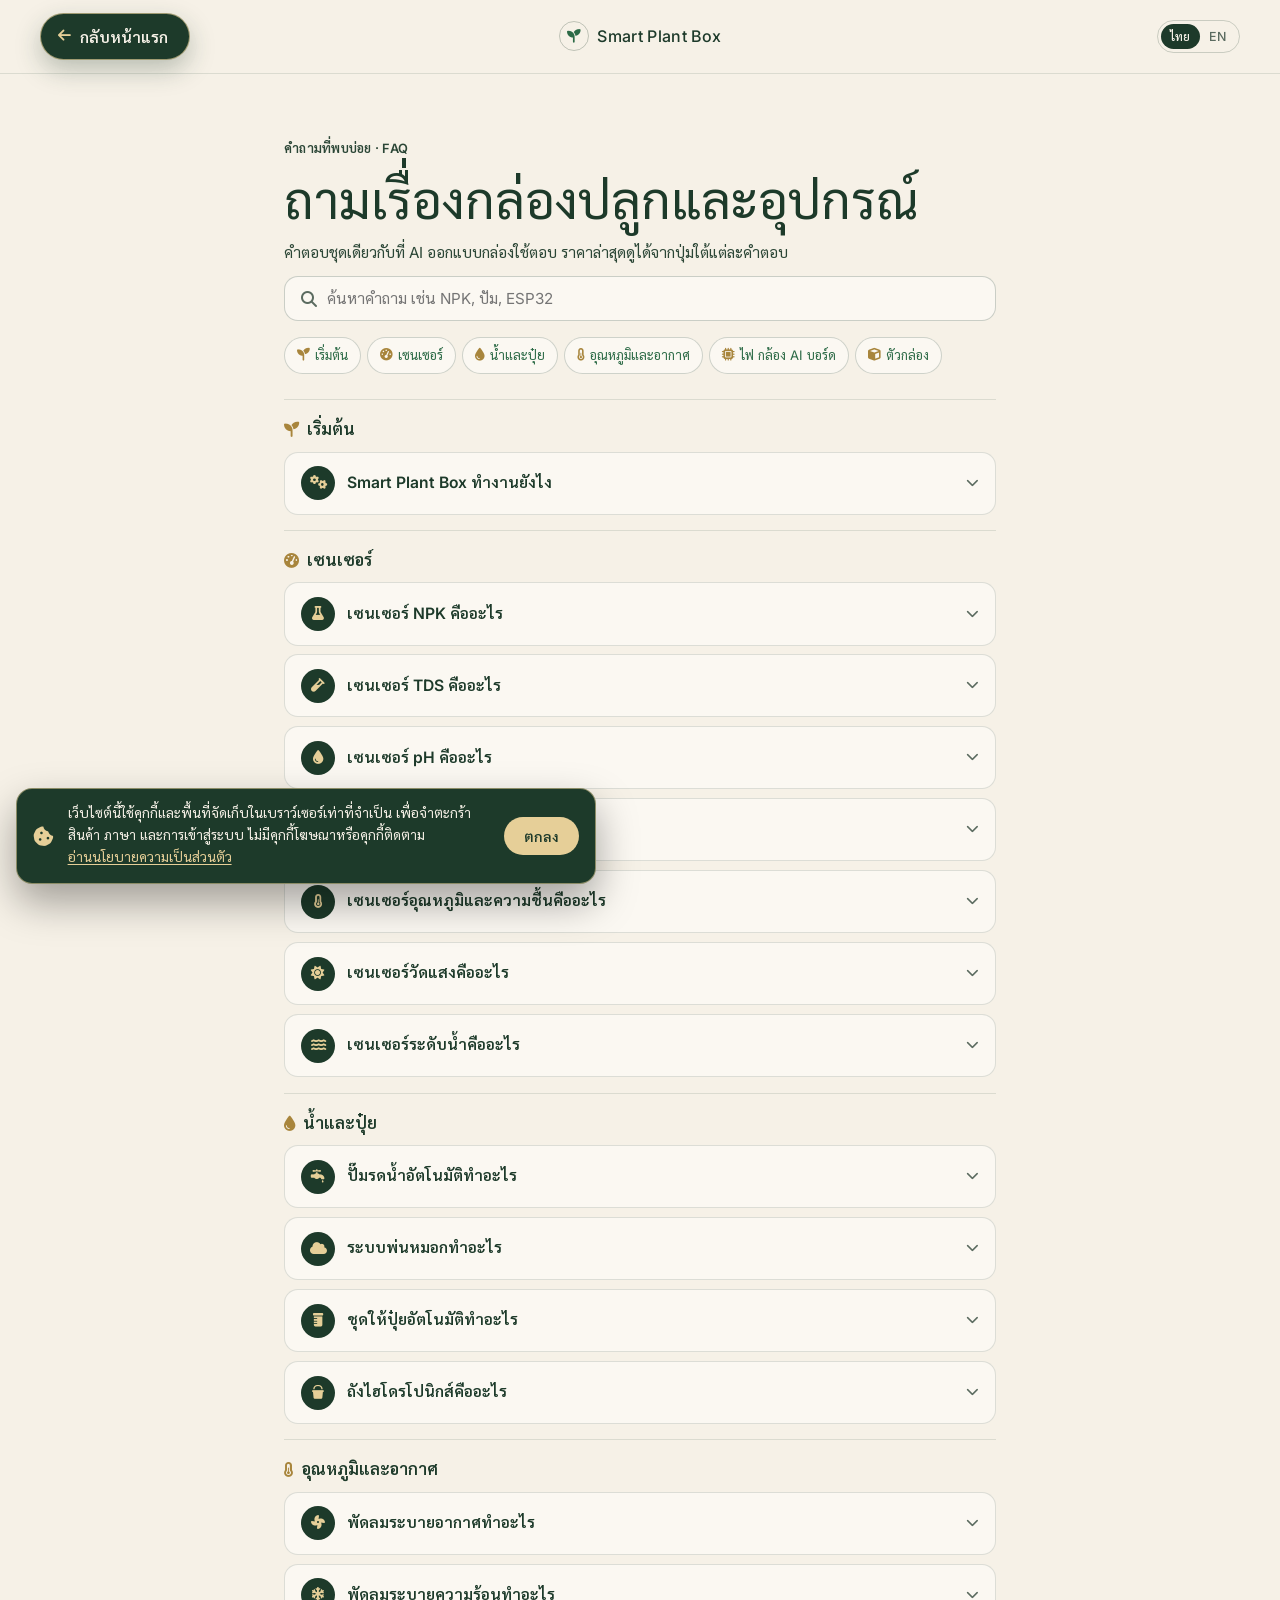
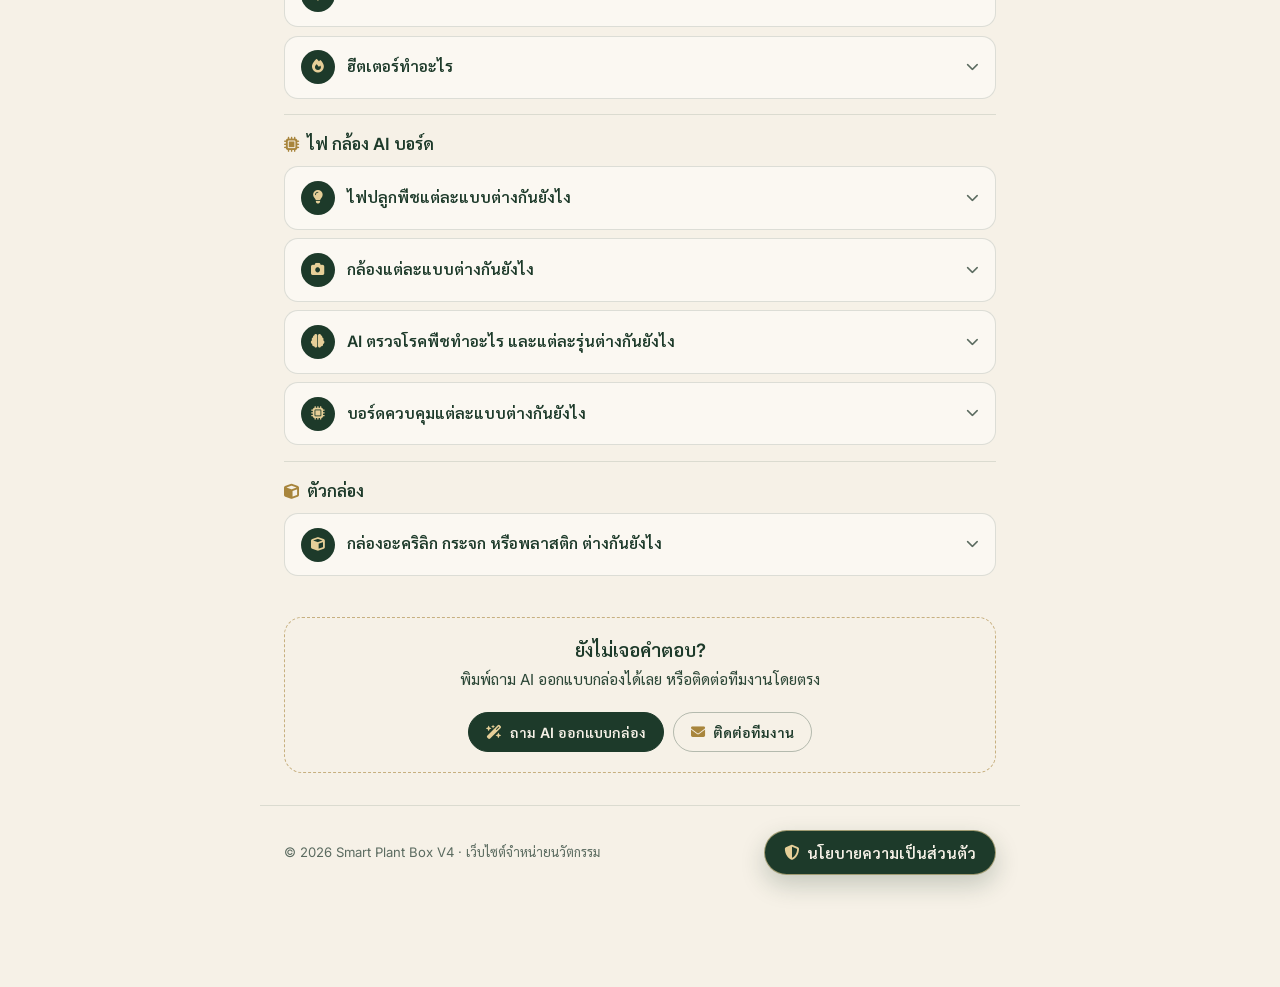
<file: faq/index.html>
<!DOCTYPE html>
<html lang="th">
<head>
    <meta charset="UTF-8">
    <meta name="viewport" content="width=device-width, initial-scale=1.0">
    <!-- Generated by tools/build-faq.js from js/advisor-kb.js — edit those, not this file -->
    <title>คำถามที่พบบ่อย — Smart Plant Box Selling Website</title>
    <meta name="description" content="เซนเซอร์ NPK คืออะไร ESP32 ต่างจาก Arduino ยังไง ไฟปลูกต้นไม้แบบไหนดี — คำตอบเรื่องกล่องปลูกพืชอัตโนมัติ Smart Plant Box และอุปกรณ์ทุกชิ้น">
    <meta name="theme-color" content="#1d3a2a">
    <link rel="canonical" href="https://www.smartplantbox.com/faq/">
    <meta property="og:type" content="website">
    <meta property="og:site_name" content="Smart Plant Box">
    <meta property="og:title" content="คำถามที่พบบ่อย — Smart Plant Box">
    <meta property="og:description" content="เซนเซอร์ NPK คืออะไร ESP32 ต่างจาก Arduino ยังไง — คำตอบเรื่องกล่องปลูกพืชอัตโนมัติและอุปกรณ์ทุกชิ้น">
    <meta property="og:url" content="https://www.smartplantbox.com/faq/">
    <meta property="og:image" content="https://www.smartplantbox.com/images/og-image.jpg">
    <link rel="icon" href="/favicon.ico?v=4" sizes="any">
    <link rel="icon" type="image/png" sizes="192x192" href="/icon-192.png?v=4">
    <link rel="apple-touch-icon" href="/apple-touch-icon.png?v=4">
    <script type="application/ld+json">
{
 "@context": "https://schema.org",
 "@type": "FAQPage",
 "mainEntity": [
  {
   "@type": "Question",
   "name": "Smart Plant Box ทำงานยังไง",
   "acceptedAnswer": {
    "@type": "Answer",
    "text": "เซนเซอร์วัดดิน อากาศ แสง และน้ำ บอร์ดควบคุมอ่านค่าแล้วสั่งปั๊ม ไฟ พัดลม และพ่นหมอกให้ทำงานเอง ต้นไม้ได้น้ำ แสง และอากาศที่เหมาะสมตรงเวลา แม้คุณจะยุ่งหรือไม่อยู่บ้าน ถ้าใช้ ESP32 หรือ Raspberry Pi จะดูและสั่งงานผ่านมือถือได้ เล่าให้ผู้ช่วยฟังว่าปลูกอะไร ที่ไหน งบเท่าไร แล้วจะจัดชุดให้"
   }
  },
  {
   "@type": "Question",
   "name": "เซนเซอร์ NPK คืออะไร",
   "acceptedAnswer": {
    "@type": "Answer",
    "text": "NPK คือธาตุอาหารหลัก 3 ตัวของพืช ได้แก่ ไนโตรเจน (N) ฟอสฟอรัส (P) และโพแทสเซียม (K) เซนเซอร์นี้ปักลงดินเพื่อวัดว่าในดินมีธาตุแต่ละตัวมากน้อยแค่ไหน N ช่วยเรื่องใบและลำต้น P ช่วยเรื่องรากและดอก K ช่วยเรื่องผลและความแข็งแรง รู้ว่าตัวไหนขาดก็ใส่ปุ๋ยเฉพาะตัวนั้น ไม่ต้องเดา ไม่เปลืองปุ๋ย เหมาะกับการปลูกในดิน โดยเฉพาะแปลงหรือฟาร์ม ไม่จำเป็นสำหรับไฮโดรโปนิกส์ (ใช้ TDS กับ pH แทน)"
   }
  },
  {
   "@type": "Question",
   "name": "เซนเซอร์ TDS คืออะไร",
   "acceptedAnswer": {
    "@type": "Answer",
    "text": "TDS ย่อมาจาก Total Dissolved Solids วัดว่าในน้ำมีธาตุอาหารละลายอยู่มากแค่ไหน หน่วยเป็น ppm ในไฮโดรโปนิกส์ ต้นไม้กินอาหารจากน้ำนี้ ถ้าเจือจางไปต้นจะขาดอาหาร ถ้าเข้มข้นไปรากจะไหม้ TDS บอกว่าเมื่อไรควรเติมปุ๋ยน้ำหรือเติมน้ำเปล่า คนที่ปลูกไฮโดรโปนิกส์ ใช้คู่กับเซนเซอร์ pH ได้ดี"
   }
  },
  {
   "@type": "Question",
   "name": "เซนเซอร์ pH คืออะไร",
   "acceptedAnswer": {
    "@type": "Answer",
    "text": "วัดความเป็นกรด-ด่างของน้ำ สเกล 0–14 (7 คือเป็นกลาง) รากดูดธาตุอาหารได้ดีเฉพาะในช่วง pH ที่เหมาะ พืชส่วนใหญ่ในไฮโดรโปนิกส์อยู่ที่ราว 5.5–6.5 ถ้าค่าเพี้ยน ต่อให้มีปุ๋ยเยอะต้นก็ยังขาดอาหาร ไฮโดรโปนิกส์และพืชมูลค่าสูง"
   }
  },
  {
   "@type": "Question",
   "name": "เซนเซอร์ความชื้นในดินคืออะไร",
   "acceptedAnswer": {
    "@type": "Answer",
    "text": "แท่งที่ปักลงดินเพื่อวัดว่าดินชื้นหรือแห้งแค่ไหน ปั๊มจะรดน้ำเฉพาะตอนดินแห้ง ต้นไม้ไม่ถูกลืมรดน้ำ และรากไม่เน่าเพราะน้ำมากเกินไป ทุกคนที่ปลูกในดินและใช้ปั๊มรดน้ำ ใส่กระถางหรือแปลงละ 1 ตัวจะคุมได้แม่นที่สุด"
   }
  },
  {
   "@type": "Question",
   "name": "เซนเซอร์อุณหภูมิและความชื้นคืออะไร",
   "acceptedAnswer": {
    "@type": "Answer",
    "text": "เซนเซอร์ตัวเล็กที่วัดอุณหภูมิและความชื้นของอากาศรอบต้นไม้ เป็นตัวที่บอกกล่องว่าเมื่อไรควรเปิดพัดลม พ่นหมอก หรือฮีตเตอร์เอง และส่งค่าเข้ามือถือได้ แทบทุกกล่อง ราคาถูกและอุปกรณ์คุมอากาศต้องใช้ค่านี้"
   }
  },
  {
   "@type": "Question",
   "name": "เซนเซอร์วัดแสงคืออะไร",
   "acceptedAnswer": {
    "@type": "Answer",
    "text": "วัดความสว่างของแสงรอบต้นไม้ เปิดไฟปลูกพืชเฉพาะตอนแสงธรรมชาติไม่พอ ช่วยประหยัดไฟ กล่องที่มีไฟปลูกพืช โดยเฉพาะที่วางใกล้หน้าต่าง"
   }
  },
  {
   "@type": "Question",
   "name": "เซนเซอร์ระดับน้ำคืออะไร",
   "acceptedAnswer": {
    "@type": "Answer",
    "text": "ตรวจว่าน้ำในถังเหลือเท่าไร เตือนก่อนน้ำหมด และป้องกันปั๊มทำงานตอนไม่มีน้ำจนเสีย ทุกกล่องที่มีปั๊ม พ่นหมอก หรือไฮโดรโปนิกส์"
   }
  },
  {
   "@type": "Question",
   "name": "ปั๊มรดน้ำอัตโนมัติทำอะไร",
   "acceptedAnswer": {
    "@type": "Answer",
    "text": "ปั๊มน้ำขนาดเล็กพร้อมสายยาง ดูดน้ำจากถังไปรดต้นไม้ รดน้ำตามเวลา หรือเมื่อเซนเซอร์บอกว่าดินแห้ง ไม่ต้องรดเอง คนที่ไม่ค่อยมีเวลาหรือไม่ค่อยอยู่บ้าน"
   }
  },
  {
   "@type": "Question",
   "name": "ระบบพ่นหมอกทำอะไร",
   "acceptedAnswer": {
    "@type": "Answer",
    "text": "ชุดหัวพ่นหมอก 2 หัวพร้อมปั๊มในตัว พ่นละอองน้ำละเอียด เพิ่มได้ทีละชุด (ชุดละ 2 หัว) เพิ่มความชื้นในอากาศและช่วยลดความร้อนที่ใบในวันที่ร้อน ไม้เขตร้อนและกล้วยไม้ชอบมาก กล่องปิด ระเบียง และโรงเรือน ไม่เหมาะกับห้องเปิดโล่งเพราะละอองจะทำให้พื้นเปียก"
   }
  },
  {
   "@type": "Question",
   "name": "ชุดให้ปุ๋ยอัตโนมัติทำอะไร",
   "acceptedAnswer": {
    "@type": "Answer",
    "text": "ปั๊มขนาดเล็กที่จ่ายปุ๋ยน้ำตามเวลาที่ตั้งไว้ ต้นไม้ได้ปุ๋ยสม่ำเสมอโดยไม่ต้องจำ โตไวและโตเท่า ๆ กัน ฟาร์ม ผัก และพืชที่ให้ผล ใช้คู่กับเซนเซอร์ NPK ได้ดี"
   }
  },
  {
   "@type": "Question",
   "name": "ถังไฮโดรโปนิกส์คืออะไร",
   "acceptedAnswer": {
    "@type": "Answer",
    "text": "ถังน้ำพร้อมปั๊มลม ต้นไม้ปลูกโดยให้รากอยู่ในน้ำผสมธาตุอาหารแทนดิน ไม่ใช้ดิน สะอาด โตไว คุมง่าย ปั๊มลมช่วยให้รากได้ออกซิเจน ผักใบและพืชมูลค่าสูง ควรใช้คู่กับเซนเซอร์ pH, TDS และระดับน้ำ"
   }
  },
  {
   "@type": "Question",
   "name": "พัดลมระบายอากาศทำอะไร",
   "acceptedAnswer": {
    "@type": "Answer",
    "text": "พัดลมขนาดเล็กที่ดันอากาศร้อนและอากาศอับออกจากกล่อง อากาศถ่ายเทช่วยลดเชื้อราและไม่ให้กล่องร้อนเกินไป ทุกกล่องที่เป็นแบบปิด"
   }
  },
  {
   "@type": "Question",
   "name": "พัดลมระบายความร้อนทำอะไร",
   "acceptedAnswer": {
    "@type": "Answer",
    "text": "พัดลมที่แรงกว่า ช่วยลดอุณหภูมิในวันที่ร้อน ทำงานเองเมื่อเซนเซอร์บอกว่าร้อนเกินไป ต้นไม้จะได้ไม่เหี่ยว ห้องที่ร้อน โรงเรือน และที่โดนแดดโดยตรง"
   }
  },
  {
   "@type": "Question",
   "name": "ฮีตเตอร์ทำอะไร",
   "acceptedAnswer": {
    "@type": "Answer",
    "text": "เครื่องทำความร้อนขนาดเล็กที่ช่วยให้กล่องอบอุ่น ช่วยต้นไม้ในคืนที่หนาว ต้นไม้ยังโตต่อได้ พื้นที่หนาว เช่นภาคเหนือหน้าหนาว หรือห้องที่เปิดแอร์เย็นจัด"
   }
  },
  {
   "@type": "Question",
   "name": "ไฟปลูกพืชแต่ละแบบต่างกันยังไง",
   "acceptedAnswer": {
    "@type": "Answer",
    "text": "ไฟปลูกพืชใช้แทนแสงแดด ให้ต้นไม้โตได้ในบ้านหรือที่แดดน้อย ไฟ LED แดง-น้ำเงินให้สองสีที่พืชใช้มากที่สุด (แดงช่วยการออกดอก น้ำเงินช่วยให้ใบและลำต้นแข็งแรง) ราคาถูก แต่แสงออกสีชมพูม่วง ส่วนแผงไฟฟูลสเปกตรัมใกล้เคียงแสงแดดจริง ต้นไม้ดูเป็นสีธรรมชาติ โตดี และปรับความสว่างได้ แดง-น้ำเงิน: งบประหยัด โรงเรือน · ฟูลสเปกตรัม: ปลูกในบ้าน ต้นกล้า และต้นไม้ที่อยากให้ดูสวย"
   }
  },
  {
   "@type": "Question",
   "name": "กล้องแต่ละแบบต่างกันยังไง",
   "acceptedAnswer": {
    "@type": "Answer",
    "text": "กล้องถ่ายภาพต้นไม้ให้ดูผ่านมือถือได้ และส่งภาพให้ AI ตรวจโรค ESP32-CAM เล็ก ราคาถูก ใช้ได้กับทุกบอร์ด ส่วนกล้อง Raspberry Pi ภาพคมชัดกว่ามาก AI จึงตรวจได้แม่นกว่า แต่ต้องใช้คู่กับบอร์ด Raspberry Pi คนที่อยากดูต้นไม้จากที่อื่น หรืออยากใช้ AI ตรวจโรค"
   }
  },
  {
   "@type": "Question",
   "name": "AI ตรวจโรคพืชทำอะไร และแต่ละรุ่นต่างกันยังไง",
   "acceptedAnswer": {
    "@type": "Answer",
    "text": "AI ดูภาพใบจากกล้อง แล้วแจ้งเตือนเมื่อเห็นอาการของโรค จะได้แก้ไขก่อนโรคลามทั้งต้น ต้องมีกล้องด้วย Model 1 แม่นยำประมาณ 60% · Model 2 ประมาณ 75% · Model 3 ประมาณ 90% (จากการทดสอบของเรา) ยิ่งแม่นยิ่งแจ้งเตือนผิดน้อยและเจอโรคเร็ว บอร์ด Arduino ใช้ Model 3 ไม่ได้ ต้องใช้ ESP32 หรือ Raspberry Pi พืชมูลค่าสูง ฟาร์ม และคนที่เคยเจอปัญหาโรคใบ ใช้ 1 รุ่นต่อกล่อง"
   }
  },
  {
   "@type": "Question",
   "name": "บอร์ดควบคุมแต่ละแบบต่างกันยังไง",
   "acceptedAnswer": {
    "@type": "Answer",
    "text": "บอร์ดคือสมองของกล่อง อ่านค่าจากเซนเซอร์แล้วสั่งปั๊ม ไฟ และพัดลม Arduino Nano/Uno ราคาถูกที่สุด ทำงานพื้นฐานได้ แต่ไม่มี Wi-Fi · ESP32 มี Wi-Fi ดูและสั่งงานผ่านมือถือได้ เหมาะกับคนส่วนใหญ่ · Raspberry Pi คือคอมพิวเตอร์จิ๋ว จำเป็นเมื่อใช้กล้อง Pi โดย Pi Zero 2 W เป็นรุ่นประหยัด และ Pi 4 แรงที่สุด ถ้าไม่แน่ใจ เลือก ESP32"
   }
  },
  {
   "@type": "Question",
   "name": "กล่องอะคริลิก กระจก หรือพลาสติก ต่างกันยังไง",
   "acceptedAnswer": {
    "@type": "Answer",
    "text": "กล่องช่วยเก็บแสง ความอุ่น และความชื้นไว้ที่ต้นไม้ และกันฝุ่นกับแมลง ราคาคิดตามพื้นที่ผิวของกล่อง อะคริลิก ใส เบา ไม่แตกง่าย เป็นตัวเลือกกลาง ๆ ที่ดี · กระจก ใสที่สุดและทนรอยขีด แต่หนัก แตกได้ และแพงที่สุด · พลาสติก ถูกและเบาที่สุด แต่ใสน้อยกว่า อยากโชว์ต้นไม้: อะคริลิกหรือกระจก · งบประหยัดหรือต้องย้ายบ่อย: พลาสติก"
   }
  }
 ]
}
    </script>
    <script>
        (function () {
            var l = 'th';
            try { l = localStorage.getItem('spbLang') || 'th'; } catch (e) {}
            document.documentElement.lang = l === 'en' ? 'en' : 'th';
            if (l === 'en') document.title = 'FAQ — Smart Plant Box Selling Website';
        })();
    </script>
    <link rel="preconnect" href="https://fonts.googleapis.com">
    <link rel="preconnect" href="https://fonts.gstatic.com" crossorigin>
    <link href="https://fonts.googleapis.com/css2?family=Instrument+Serif:ital@0;1&family=Inter:wght@300;400;500;600;700&family=Sarabun:ital,wght@0,300;0,400;0,500;0,600;0,700;1,400;1,500&display=swap" rel="stylesheet">
    <link rel="stylesheet" href="https://cdnjs.cloudflare.com/ajax/libs/font-awesome/6.4.0/css/all.min.css" integrity="sha384-iw3OoTErCYJJB9mCa8LNS2hbsQ7M3C0EpIsO/H5+EGAkPGc6rk+V8i04oW/K5xq0" crossorigin="anonymous" referrerpolicy="no-referrer">
    <link rel="stylesheet" href="/css/style.css?v=20261117d">
</head>
<body class="pv-page">
    <header class="pv-bar">
        <a class="pv-back" href="/"><i class="fas fa-arrow-left" aria-hidden="true"></i> <span class="pv-th">กลับหน้าแรก</span><span class="pv-en">Back to home</span></a>
        <a class="pv-brand" href="/" aria-label="Smart Plant Box"><span class="pv-mark"><i class="fas fa-seedling"></i></span><span class="pv-brand-name">Smart Plant Box</span></a>
        <div class="pv-lang" role="group" aria-label="Language">
            <button type="button" data-lang-btn="th" onclick="setLang('th')" lang="th">ไทย</button>
            <button type="button" data-lang-btn="en" onclick="setLang('en')" lang="en">EN</button>
        </div>
    </header>

    <main class="pv-main">
        <article class="pv-doc faq-doc pv-th" lang="th">
            <p class="pv-eyebrow">คำถามที่พบบ่อย · FAQ</p>
            <h1>ถามเรื่องกล่องปลูกและอุปกรณ์</h1>
            <p class="pv-updated">คำตอบชุดเดียวกับที่ AI ออกแบบกล่องใช้ตอบ ราคาล่าสุดดูได้จากปุ่มใต้แต่ละคำตอบ</p>

            <label class="faq-search">
                <i class="fas fa-magnifying-glass" aria-hidden="true"></i>
                <input type="search" data-faq-search placeholder="ค้นหาคำถาม เช่น NPK, ปั๊ม, ESP32" aria-label="ค้นหาคำถาม">
            </label>
            <div class="faq-chips" role="navigation" aria-label="หมวดคำถาม">
                <a class="faq-chip" href="#start"><i class="fas fa-seedling" aria-hidden="true"></i> เริ่มต้น</a>
                <a class="faq-chip" href="#sensors"><i class="fas fa-gauge-high" aria-hidden="true"></i> เซนเซอร์</a>
                <a class="faq-chip" href="#water"><i class="fas fa-droplet" aria-hidden="true"></i> น้ำและปุ๋ย</a>
                <a class="faq-chip" href="#climate"><i class="fas fa-temperature-half" aria-hidden="true"></i> อุณหภูมิและอากาศ</a>
                <a class="faq-chip" href="#tech"><i class="fas fa-microchip" aria-hidden="true"></i> ไฟ กล้อง AI บอร์ด</a>
                <a class="faq-chip" href="#box"><i class="fas fa-cube" aria-hidden="true"></i> ตัวกล่อง</a>
            </div>
            <p class="faq-none" data-faq-none hidden>ไม่พบคำถามที่ตรงกัน ลองถาม AI ด้านล่างได้เลย</p>

            <section class="faq-group" id="start">
                <h2><i class="fas fa-seedling" aria-hidden="true"></i> เริ่มต้น</h2>
                <details class="faq-item" id="how">
                    <summary><span class="faq-ico"><i class="fas fa-gears" aria-hidden="true"></i></span><span class="faq-q">Smart Plant Box ทำงานยังไง</span><i class="fas fa-chevron-down faq-chev" aria-hidden="true"></i></summary>
                    <div class="faq-a">
                        <p><b>คืออะไร</b> เซนเซอร์วัดดิน อากาศ แสง และน้ำ บอร์ดควบคุมอ่านค่าแล้วสั่งปั๊ม ไฟ พัดลม และพ่นหมอกให้ทำงานเอง</p>
                        <p><b>ช่วยอะไร</b> ต้นไม้ได้น้ำ แสง และอากาศที่เหมาะสมตรงเวลา แม้คุณจะยุ่งหรือไม่อยู่บ้าน ถ้าใช้ ESP32 หรือ Raspberry Pi จะดูและสั่งงานผ่านมือถือได้</p>
                        <p><b>เหมาะกับใคร</b> เล่าให้ผู้ช่วยฟังว่าปลูกอะไร ที่ไหน งบเท่าไร แล้วจะจัดชุดให้</p>
                        <a class="faq-ask" href="/?ai=1"><i class="fas fa-wand-magic-sparkles" aria-hidden="true"></i> ให้ AI ช่วยออกแบบกล่อง</a>
                    </div>
                </details>
            </section>

            <section class="faq-group" id="sensors">
                <h2><i class="fas fa-gauge-high" aria-hidden="true"></i> เซนเซอร์</h2>
                <details class="faq-item" id="npk">
                    <summary><span class="faq-ico"><i class="fas fa-flask" aria-hidden="true"></i></span><span class="faq-q">เซนเซอร์ NPK คืออะไร</span><i class="fas fa-chevron-down faq-chev" aria-hidden="true"></i></summary>
                    <div class="faq-a">
                        <p><b>คืออะไร</b> NPK คือธาตุอาหารหลัก 3 ตัวของพืช ได้แก่ ไนโตรเจน (N) ฟอสฟอรัส (P) และโพแทสเซียม (K) เซนเซอร์นี้ปักลงดินเพื่อวัดว่าในดินมีธาตุแต่ละตัวมากน้อยแค่ไหน</p>
                        <p><b>ช่วยอะไร</b> N ช่วยเรื่องใบและลำต้น P ช่วยเรื่องรากและดอก K ช่วยเรื่องผลและความแข็งแรง รู้ว่าตัวไหนขาดก็ใส่ปุ๋ยเฉพาะตัวนั้น ไม่ต้องเดา ไม่เปลืองปุ๋ย</p>
                        <p><b>เหมาะกับใคร</b> เหมาะกับการปลูกในดิน โดยเฉพาะแปลงหรือฟาร์ม ไม่จำเป็นสำหรับไฮโดรโปนิกส์ (ใช้ TDS กับ pH แทน)</p>
                        <a class="faq-ask" href="/?ask=npk"><i class="fas fa-wand-magic-sparkles" aria-hidden="true"></i> ดูราคาและเพิ่มลงชุดของคุณ</a>
                    </div>
                </details>
                <details class="faq-item" id="tds">
                    <summary><span class="faq-ico"><i class="fas fa-vial" aria-hidden="true"></i></span><span class="faq-q">เซนเซอร์ TDS คืออะไร</span><i class="fas fa-chevron-down faq-chev" aria-hidden="true"></i></summary>
                    <div class="faq-a">
                        <p><b>คืออะไร</b> TDS ย่อมาจาก Total Dissolved Solids วัดว่าในน้ำมีธาตุอาหารละลายอยู่มากแค่ไหน หน่วยเป็น ppm</p>
                        <p><b>ช่วยอะไร</b> ในไฮโดรโปนิกส์ ต้นไม้กินอาหารจากน้ำนี้ ถ้าเจือจางไปต้นจะขาดอาหาร ถ้าเข้มข้นไปรากจะไหม้ TDS บอกว่าเมื่อไรควรเติมปุ๋ยน้ำหรือเติมน้ำเปล่า</p>
                        <p><b>เหมาะกับใคร</b> คนที่ปลูกไฮโดรโปนิกส์ ใช้คู่กับเซนเซอร์ pH ได้ดี</p>
                        <a class="faq-ask" href="/?ask=tds"><i class="fas fa-wand-magic-sparkles" aria-hidden="true"></i> ดูราคาและเพิ่มลงชุดของคุณ</a>
                    </div>
                </details>
                <details class="faq-item" id="ph">
                    <summary><span class="faq-ico"><i class="fas fa-droplet" aria-hidden="true"></i></span><span class="faq-q">เซนเซอร์ pH คืออะไร</span><i class="fas fa-chevron-down faq-chev" aria-hidden="true"></i></summary>
                    <div class="faq-a">
                        <p><b>คืออะไร</b> วัดความเป็นกรด-ด่างของน้ำ สเกล 0–14 (7 คือเป็นกลาง)</p>
                        <p><b>ช่วยอะไร</b> รากดูดธาตุอาหารได้ดีเฉพาะในช่วง pH ที่เหมาะ พืชส่วนใหญ่ในไฮโดรโปนิกส์อยู่ที่ราว 5.5–6.5 ถ้าค่าเพี้ยน ต่อให้มีปุ๋ยเยอะต้นก็ยังขาดอาหาร</p>
                        <p><b>เหมาะกับใคร</b> ไฮโดรโปนิกส์และพืชมูลค่าสูง</p>
                        <a class="faq-ask" href="/?ask=ph"><i class="fas fa-wand-magic-sparkles" aria-hidden="true"></i> ดูราคาและเพิ่มลงชุดของคุณ</a>
                    </div>
                </details>
                <details class="faq-item" id="soil">
                    <summary><span class="faq-ico"><i class="fas fa-seedling" aria-hidden="true"></i></span><span class="faq-q">เซนเซอร์ความชื้นในดินคืออะไร</span><i class="fas fa-chevron-down faq-chev" aria-hidden="true"></i></summary>
                    <div class="faq-a">
                        <p><b>คืออะไร</b> แท่งที่ปักลงดินเพื่อวัดว่าดินชื้นหรือแห้งแค่ไหน</p>
                        <p><b>ช่วยอะไร</b> ปั๊มจะรดน้ำเฉพาะตอนดินแห้ง ต้นไม้ไม่ถูกลืมรดน้ำ และรากไม่เน่าเพราะน้ำมากเกินไป</p>
                        <p><b>เหมาะกับใคร</b> ทุกคนที่ปลูกในดินและใช้ปั๊มรดน้ำ ใส่กระถางหรือแปลงละ 1 ตัวจะคุมได้แม่นที่สุด</p>
                        <a class="faq-ask" href="/?ask=soil"><i class="fas fa-wand-magic-sparkles" aria-hidden="true"></i> ดูราคาและเพิ่มลงชุดของคุณ</a>
                    </div>
                </details>
                <details class="faq-item" id="dht">
                    <summary><span class="faq-ico"><i class="fas fa-temperature-half" aria-hidden="true"></i></span><span class="faq-q">เซนเซอร์อุณหภูมิและความชื้นคืออะไร</span><i class="fas fa-chevron-down faq-chev" aria-hidden="true"></i></summary>
                    <div class="faq-a">
                        <p><b>คืออะไร</b> เซนเซอร์ตัวเล็กที่วัดอุณหภูมิและความชื้นของอากาศรอบต้นไม้</p>
                        <p><b>ช่วยอะไร</b> เป็นตัวที่บอกกล่องว่าเมื่อไรควรเปิดพัดลม พ่นหมอก หรือฮีตเตอร์เอง และส่งค่าเข้ามือถือได้</p>
                        <p><b>เหมาะกับใคร</b> แทบทุกกล่อง ราคาถูกและอุปกรณ์คุมอากาศต้องใช้ค่านี้</p>
                        <a class="faq-ask" href="/?ask=dht"><i class="fas fa-wand-magic-sparkles" aria-hidden="true"></i> ดูราคาและเพิ่มลงชุดของคุณ</a>
                    </div>
                </details>
                <details class="faq-item" id="lux">
                    <summary><span class="faq-ico"><i class="fas fa-sun" aria-hidden="true"></i></span><span class="faq-q">เซนเซอร์วัดแสงคืออะไร</span><i class="fas fa-chevron-down faq-chev" aria-hidden="true"></i></summary>
                    <div class="faq-a">
                        <p><b>คืออะไร</b> วัดความสว่างของแสงรอบต้นไม้</p>
                        <p><b>ช่วยอะไร</b> เปิดไฟปลูกพืชเฉพาะตอนแสงธรรมชาติไม่พอ ช่วยประหยัดไฟ</p>
                        <p><b>เหมาะกับใคร</b> กล่องที่มีไฟปลูกพืช โดยเฉพาะที่วางใกล้หน้าต่าง</p>
                        <a class="faq-ask" href="/?ask=lux"><i class="fas fa-wand-magic-sparkles" aria-hidden="true"></i> ดูราคาและเพิ่มลงชุดของคุณ</a>
                    </div>
                </details>
                <details class="faq-item" id="level">
                    <summary><span class="faq-ico"><i class="fas fa-water" aria-hidden="true"></i></span><span class="faq-q">เซนเซอร์ระดับน้ำคืออะไร</span><i class="fas fa-chevron-down faq-chev" aria-hidden="true"></i></summary>
                    <div class="faq-a">
                        <p><b>คืออะไร</b> ตรวจว่าน้ำในถังเหลือเท่าไร</p>
                        <p><b>ช่วยอะไร</b> เตือนก่อนน้ำหมด และป้องกันปั๊มทำงานตอนไม่มีน้ำจนเสีย</p>
                        <p><b>เหมาะกับใคร</b> ทุกกล่องที่มีปั๊ม พ่นหมอก หรือไฮโดรโปนิกส์</p>
                        <a class="faq-ask" href="/?ask=level"><i class="fas fa-wand-magic-sparkles" aria-hidden="true"></i> ดูราคาและเพิ่มลงชุดของคุณ</a>
                    </div>
                </details>
            </section>

            <section class="faq-group" id="water">
                <h2><i class="fas fa-droplet" aria-hidden="true"></i> น้ำและปุ๋ย</h2>
                <details class="faq-item" id="pump">
                    <summary><span class="faq-ico"><i class="fas fa-faucet-drip" aria-hidden="true"></i></span><span class="faq-q">ปั๊มรดน้ำอัตโนมัติทำอะไร</span><i class="fas fa-chevron-down faq-chev" aria-hidden="true"></i></summary>
                    <div class="faq-a">
                        <p><b>คืออะไร</b> ปั๊มน้ำขนาดเล็กพร้อมสายยาง ดูดน้ำจากถังไปรดต้นไม้</p>
                        <p><b>ช่วยอะไร</b> รดน้ำตามเวลา หรือเมื่อเซนเซอร์บอกว่าดินแห้ง ไม่ต้องรดเอง</p>
                        <p><b>เหมาะกับใคร</b> คนที่ไม่ค่อยมีเวลาหรือไม่ค่อยอยู่บ้าน</p>
                        <a class="faq-ask" href="/?ask=pump"><i class="fas fa-wand-magic-sparkles" aria-hidden="true"></i> ดูราคาและเพิ่มลงชุดของคุณ</a>
                    </div>
                </details>
                <details class="faq-item" id="mist">
                    <summary><span class="faq-ico"><i class="fas fa-cloud" aria-hidden="true"></i></span><span class="faq-q">ระบบพ่นหมอกทำอะไร</span><i class="fas fa-chevron-down faq-chev" aria-hidden="true"></i></summary>
                    <div class="faq-a">
                        <p><b>คืออะไร</b> ชุดหัวพ่นหมอก 2 หัวพร้อมปั๊มในตัว พ่นละอองน้ำละเอียด เพิ่มได้ทีละชุด (ชุดละ 2 หัว)</p>
                        <p><b>ช่วยอะไร</b> เพิ่มความชื้นในอากาศและช่วยลดความร้อนที่ใบในวันที่ร้อน ไม้เขตร้อนและกล้วยไม้ชอบมาก</p>
                        <p><b>เหมาะกับใคร</b> กล่องปิด ระเบียง และโรงเรือน ไม่เหมาะกับห้องเปิดโล่งเพราะละอองจะทำให้พื้นเปียก</p>
                        <a class="faq-ask" href="/?ask=mist"><i class="fas fa-wand-magic-sparkles" aria-hidden="true"></i> ดูราคาและเพิ่มลงชุดของคุณ</a>
                    </div>
                </details>
                <details class="faq-item" id="fert">
                    <summary><span class="faq-ico"><i class="fas fa-prescription-bottle" aria-hidden="true"></i></span><span class="faq-q">ชุดให้ปุ๋ยอัตโนมัติทำอะไร</span><i class="fas fa-chevron-down faq-chev" aria-hidden="true"></i></summary>
                    <div class="faq-a">
                        <p><b>คืออะไร</b> ปั๊มขนาดเล็กที่จ่ายปุ๋ยน้ำตามเวลาที่ตั้งไว้</p>
                        <p><b>ช่วยอะไร</b> ต้นไม้ได้ปุ๋ยสม่ำเสมอโดยไม่ต้องจำ โตไวและโตเท่า ๆ กัน</p>
                        <p><b>เหมาะกับใคร</b> ฟาร์ม ผัก และพืชที่ให้ผล ใช้คู่กับเซนเซอร์ NPK ได้ดี</p>
                        <a class="faq-ask" href="/?ask=fert"><i class="fas fa-wand-magic-sparkles" aria-hidden="true"></i> ดูราคาและเพิ่มลงชุดของคุณ</a>
                    </div>
                </details>
                <details class="faq-item" id="hydro">
                    <summary><span class="faq-ico"><i class="fas fa-bucket" aria-hidden="true"></i></span><span class="faq-q">ถังไฮโดรโปนิกส์คืออะไร</span><i class="fas fa-chevron-down faq-chev" aria-hidden="true"></i></summary>
                    <div class="faq-a">
                        <p><b>คืออะไร</b> ถังน้ำพร้อมปั๊มลม ต้นไม้ปลูกโดยให้รากอยู่ในน้ำผสมธาตุอาหารแทนดิน</p>
                        <p><b>ช่วยอะไร</b> ไม่ใช้ดิน สะอาด โตไว คุมง่าย ปั๊มลมช่วยให้รากได้ออกซิเจน</p>
                        <p><b>เหมาะกับใคร</b> ผักใบและพืชมูลค่าสูง ควรใช้คู่กับเซนเซอร์ pH, TDS และระดับน้ำ</p>
                        <a class="faq-ask" href="/?ask=hydro"><i class="fas fa-wand-magic-sparkles" aria-hidden="true"></i> ดูราคาและเพิ่มลงชุดของคุณ</a>
                    </div>
                </details>
            </section>

            <section class="faq-group" id="climate">
                <h2><i class="fas fa-temperature-half" aria-hidden="true"></i> อุณหภูมิและอากาศ</h2>
                <details class="faq-item" id="fan">
                    <summary><span class="faq-ico"><i class="fas fa-fan" aria-hidden="true"></i></span><span class="faq-q">พัดลมระบายอากาศทำอะไร</span><i class="fas fa-chevron-down faq-chev" aria-hidden="true"></i></summary>
                    <div class="faq-a">
                        <p><b>คืออะไร</b> พัดลมขนาดเล็กที่ดันอากาศร้อนและอากาศอับออกจากกล่อง</p>
                        <p><b>ช่วยอะไร</b> อากาศถ่ายเทช่วยลดเชื้อราและไม่ให้กล่องร้อนเกินไป</p>
                        <p><b>เหมาะกับใคร</b> ทุกกล่องที่เป็นแบบปิด</p>
                        <a class="faq-ask" href="/?ask=fan"><i class="fas fa-wand-magic-sparkles" aria-hidden="true"></i> ดูราคาและเพิ่มลงชุดของคุณ</a>
                    </div>
                </details>
                <details class="faq-item" id="cooler">
                    <summary><span class="faq-ico"><i class="fas fa-snowflake" aria-hidden="true"></i></span><span class="faq-q">พัดลมระบายความร้อนทำอะไร</span><i class="fas fa-chevron-down faq-chev" aria-hidden="true"></i></summary>
                    <div class="faq-a">
                        <p><b>คืออะไร</b> พัดลมที่แรงกว่า ช่วยลดอุณหภูมิในวันที่ร้อน</p>
                        <p><b>ช่วยอะไร</b> ทำงานเองเมื่อเซนเซอร์บอกว่าร้อนเกินไป ต้นไม้จะได้ไม่เหี่ยว</p>
                        <p><b>เหมาะกับใคร</b> ห้องที่ร้อน โรงเรือน และที่โดนแดดโดยตรง</p>
                        <a class="faq-ask" href="/?ask=cooler"><i class="fas fa-wand-magic-sparkles" aria-hidden="true"></i> ดูราคาและเพิ่มลงชุดของคุณ</a>
                    </div>
                </details>
                <details class="faq-item" id="heater">
                    <summary><span class="faq-ico"><i class="fas fa-fire" aria-hidden="true"></i></span><span class="faq-q">ฮีตเตอร์ทำอะไร</span><i class="fas fa-chevron-down faq-chev" aria-hidden="true"></i></summary>
                    <div class="faq-a">
                        <p><b>คืออะไร</b> เครื่องทำความร้อนขนาดเล็กที่ช่วยให้กล่องอบอุ่น</p>
                        <p><b>ช่วยอะไร</b> ช่วยต้นไม้ในคืนที่หนาว ต้นไม้ยังโตต่อได้</p>
                        <p><b>เหมาะกับใคร</b> พื้นที่หนาว เช่นภาคเหนือหน้าหนาว หรือห้องที่เปิดแอร์เย็นจัด</p>
                        <a class="faq-ask" href="/?ask=heater"><i class="fas fa-wand-magic-sparkles" aria-hidden="true"></i> ดูราคาและเพิ่มลงชุดของคุณ</a>
                    </div>
                </details>
            </section>

            <section class="faq-group" id="tech">
                <h2><i class="fas fa-microchip" aria-hidden="true"></i> ไฟ กล้อง AI บอร์ด</h2>
                <details class="faq-item" id="lights">
                    <summary><span class="faq-ico"><i class="fas fa-lightbulb" aria-hidden="true"></i></span><span class="faq-q">ไฟปลูกพืชแต่ละแบบต่างกันยังไง</span><i class="fas fa-chevron-down faq-chev" aria-hidden="true"></i></summary>
                    <div class="faq-a">
                        <p><b>คืออะไร</b> ไฟปลูกพืชใช้แทนแสงแดด ให้ต้นไม้โตได้ในบ้านหรือที่แดดน้อย</p>
                        <p><b>ช่วยอะไร</b> ไฟ LED แดง-น้ำเงินให้สองสีที่พืชใช้มากที่สุด (แดงช่วยการออกดอก น้ำเงินช่วยให้ใบและลำต้นแข็งแรง) ราคาถูก แต่แสงออกสีชมพูม่วง ส่วนแผงไฟฟูลสเปกตรัมใกล้เคียงแสงแดดจริง ต้นไม้ดูเป็นสีธรรมชาติ โตดี และปรับความสว่างได้</p>
                        <p><b>เหมาะกับใคร</b> แดง-น้ำเงิน: งบประหยัด โรงเรือน · ฟูลสเปกตรัม: ปลูกในบ้าน ต้นกล้า และต้นไม้ที่อยากให้ดูสวย</p>
                        <a class="faq-ask" href="/?ask=lights"><i class="fas fa-wand-magic-sparkles" aria-hidden="true"></i> ดูตารางเปรียบเทียบพร้อมราคา</a>
                    </div>
                </details>
                <details class="faq-item" id="cameras">
                    <summary><span class="faq-ico"><i class="fas fa-camera" aria-hidden="true"></i></span><span class="faq-q">กล้องแต่ละแบบต่างกันยังไง</span><i class="fas fa-chevron-down faq-chev" aria-hidden="true"></i></summary>
                    <div class="faq-a">
                        <p><b>คืออะไร</b> กล้องถ่ายภาพต้นไม้ให้ดูผ่านมือถือได้ และส่งภาพให้ AI ตรวจโรค</p>
                        <p><b>ช่วยอะไร</b> ESP32-CAM เล็ก ราคาถูก ใช้ได้กับทุกบอร์ด ส่วนกล้อง Raspberry Pi ภาพคมชัดกว่ามาก AI จึงตรวจได้แม่นกว่า แต่ต้องใช้คู่กับบอร์ด Raspberry Pi</p>
                        <p><b>เหมาะกับใคร</b> คนที่อยากดูต้นไม้จากที่อื่น หรืออยากใช้ AI ตรวจโรค</p>
                        <a class="faq-ask" href="/?ask=cameras"><i class="fas fa-wand-magic-sparkles" aria-hidden="true"></i> ดูตารางเปรียบเทียบพร้อมราคา</a>
                    </div>
                </details>
                <details class="faq-item" id="ai">
                    <summary><span class="faq-ico"><i class="fas fa-brain" aria-hidden="true"></i></span><span class="faq-q">AI ตรวจโรคพืชทำอะไร และแต่ละรุ่นต่างกันยังไง</span><i class="fas fa-chevron-down faq-chev" aria-hidden="true"></i></summary>
                    <div class="faq-a">
                        <p><b>คืออะไร</b> AI ดูภาพใบจากกล้อง แล้วแจ้งเตือนเมื่อเห็นอาการของโรค จะได้แก้ไขก่อนโรคลามทั้งต้น ต้องมีกล้องด้วย</p>
                        <p><b>ช่วยอะไร</b> Model 1 แม่นยำประมาณ 60% · Model 2 ประมาณ 75% · Model 3 ประมาณ 90% (จากการทดสอบของเรา) ยิ่งแม่นยิ่งแจ้งเตือนผิดน้อยและเจอโรคเร็ว บอร์ด Arduino ใช้ Model 3 ไม่ได้ ต้องใช้ ESP32 หรือ Raspberry Pi</p>
                        <p><b>เหมาะกับใคร</b> พืชมูลค่าสูง ฟาร์ม และคนที่เคยเจอปัญหาโรคใบ ใช้ 1 รุ่นต่อกล่อง</p>
                        <a class="faq-ask" href="/?ask=ai"><i class="fas fa-wand-magic-sparkles" aria-hidden="true"></i> ดูตารางเปรียบเทียบพร้อมราคา</a>
                    </div>
                </details>
                <details class="faq-item" id="boards">
                    <summary><span class="faq-ico"><i class="fas fa-microchip" aria-hidden="true"></i></span><span class="faq-q">บอร์ดควบคุมแต่ละแบบต่างกันยังไง</span><i class="fas fa-chevron-down faq-chev" aria-hidden="true"></i></summary>
                    <div class="faq-a">
                        <p><b>คืออะไร</b> บอร์ดคือสมองของกล่อง อ่านค่าจากเซนเซอร์แล้วสั่งปั๊ม ไฟ และพัดลม</p>
                        <p><b>ช่วยอะไร</b> Arduino Nano/Uno ราคาถูกที่สุด ทำงานพื้นฐานได้ แต่ไม่มี Wi-Fi · ESP32 มี Wi-Fi ดูและสั่งงานผ่านมือถือได้ เหมาะกับคนส่วนใหญ่ · Raspberry Pi คือคอมพิวเตอร์จิ๋ว จำเป็นเมื่อใช้กล้อง Pi โดย Pi Zero 2 W เป็นรุ่นประหยัด และ Pi 4 แรงที่สุด</p>
                        <p><b>เหมาะกับใคร</b> ถ้าไม่แน่ใจ เลือก ESP32</p>
                        <a class="faq-ask" href="/?ask=boards"><i class="fas fa-wand-magic-sparkles" aria-hidden="true"></i> ดูตารางเปรียบเทียบพร้อมราคา</a>
                    </div>
                </details>
            </section>

            <section class="faq-group" id="box">
                <h2><i class="fas fa-cube" aria-hidden="true"></i> ตัวกล่อง</h2>
                <details class="faq-item" id="materials">
                    <summary><span class="faq-ico"><i class="fas fa-cube" aria-hidden="true"></i></span><span class="faq-q">กล่องอะคริลิก กระจก หรือพลาสติก ต่างกันยังไง</span><i class="fas fa-chevron-down faq-chev" aria-hidden="true"></i></summary>
                    <div class="faq-a">
                        <p><b>คืออะไร</b> กล่องช่วยเก็บแสง ความอุ่น และความชื้นไว้ที่ต้นไม้ และกันฝุ่นกับแมลง ราคาคิดตามพื้นที่ผิวของกล่อง</p>
                        <p><b>ช่วยอะไร</b> อะคริลิก ใส เบา ไม่แตกง่าย เป็นตัวเลือกกลาง ๆ ที่ดี · กระจก ใสที่สุดและทนรอยขีด แต่หนัก แตกได้ และแพงที่สุด · พลาสติก ถูกและเบาที่สุด แต่ใสน้อยกว่า</p>
                        <p><b>เหมาะกับใคร</b> อยากโชว์ต้นไม้: อะคริลิกหรือกระจก · งบประหยัดหรือต้องย้ายบ่อย: พลาสติก</p>
                        <a class="faq-ask" href="/?ask=materials"><i class="fas fa-wand-magic-sparkles" aria-hidden="true"></i> ดูตารางเปรียบเทียบพร้อมราคา</a>
                    </div>
                </details>
            </section>

            <div class="faq-more">
                <h2>ยังไม่เจอคำตอบ?</h2>
                <p>พิมพ์ถาม AI ออกแบบกล่องได้เลย หรือติดต่อทีมงานโดยตรง</p>
                <div class="faq-more-actions">
                    <a class="faq-ask" href="/?ai=1"><i class="fas fa-wand-magic-sparkles" aria-hidden="true"></i> ถาม AI ออกแบบกล่อง</a>
                    <a class="faq-ask ghost" href="/?page=contact"><i class="fas fa-envelope" aria-hidden="true"></i> ติดต่อทีมงาน</a>
                </div>
            </div>
        </article>

        <article class="pv-doc faq-doc pv-en" lang="en">
            <p class="pv-eyebrow">Frequently asked questions</p>
            <h1>Questions about the box and its parts</h1>
            <p class="pv-updated">The same answers our AI box designer gives. Tap the button under an answer for live prices.</p>

            <label class="faq-search">
                <i class="fas fa-magnifying-glass" aria-hidden="true"></i>
                <input type="search" data-faq-search placeholder="Search, e.g. NPK, pump, ESP32" aria-label="Search questions">
            </label>
            <div class="faq-chips" role="navigation" aria-label="Question groups">
                <a class="faq-chip" href="#start-en"><i class="fas fa-seedling" aria-hidden="true"></i> Getting started</a>
                <a class="faq-chip" href="#sensors-en"><i class="fas fa-gauge-high" aria-hidden="true"></i> Sensors</a>
                <a class="faq-chip" href="#water-en"><i class="fas fa-droplet" aria-hidden="true"></i> Water &amp; feeding</a>
                <a class="faq-chip" href="#climate-en"><i class="fas fa-temperature-half" aria-hidden="true"></i> Temperature &amp; air</a>
                <a class="faq-chip" href="#tech-en"><i class="fas fa-microchip" aria-hidden="true"></i> Lights, cameras, AI &amp; boards</a>
                <a class="faq-chip" href="#box-en"><i class="fas fa-cube" aria-hidden="true"></i> The box</a>
            </div>
            <p class="faq-none" data-faq-none hidden>No matching question — ask the AI below.</p>

            <section class="faq-group" id="start-en">
                <h2><i class="fas fa-seedling" aria-hidden="true"></i> Getting started</h2>
                <details class="faq-item" id="how-en">
                    <summary><span class="faq-ico"><i class="fas fa-gears" aria-hidden="true"></i></span><span class="faq-q">How does a Smart Plant Box work?</span><i class="fas fa-chevron-down faq-chev" aria-hidden="true"></i></summary>
                    <div class="faq-a">
                        <p><b>What it is</b> Sensors measure the soil, air, light and water. The control board reads them and switches the pump, lights, fans and misting by itself.</p>
                        <p><b>What it does for you</b> Plants get water, light and the right climate on time even when you are busy or away. With an ESP32 or Raspberry Pi you can watch and control it from your phone.</p>
                        <p><b>Who needs it</b> Tell the assistant what you grow, where, and your budget, and it builds the set for you.</p>
                        <a class="faq-ask" href="/?ai=1"><i class="fas fa-wand-magic-sparkles" aria-hidden="true"></i> Design my box with AI</a>
                    </div>
                </details>
            </section>

            <section class="faq-group" id="sensors-en">
                <h2><i class="fas fa-gauge-high" aria-hidden="true"></i> Sensors</h2>
                <details class="faq-item" id="npk-en">
                    <summary><span class="faq-ico"><i class="fas fa-flask" aria-hidden="true"></i></span><span class="faq-q">What is an NPK sensor?</span><i class="fas fa-chevron-down faq-chev" aria-hidden="true"></i></summary>
                    <div class="faq-a">
                        <p><b>What it is</b> NPK = Nitrogen (N), Phosphorus (P) and Potassium (K), the three main nutrients plants need. The sensor goes into the soil and measures how much of each is there.</p>
                        <p><b>What it does for you</b> N grows leaves and stems, P grows roots and flowers, K builds fruit and toughness. Knowing which one is low lets you add only the fertilizer that is missing — no guessing, no waste.</p>
                        <p><b>Who needs it</b> Best for growing in soil, especially farms and bigger plots. Not needed for hydroponics (use TDS and pH instead).</p>
                        <a class="faq-ask" href="/?ask=npk"><i class="fas fa-wand-magic-sparkles" aria-hidden="true"></i> See the price and add it to a kit</a>
                    </div>
                </details>
                <details class="faq-item" id="tds-en">
                    <summary><span class="faq-ico"><i class="fas fa-vial" aria-hidden="true"></i></span><span class="faq-q">What is a TDS sensor?</span><i class="fas fa-chevron-down faq-chev" aria-hidden="true"></i></summary>
                    <div class="faq-a">
                        <p><b>What it is</b> TDS = Total Dissolved Solids. It measures how much nutrient is dissolved in the water, in ppm.</p>
                        <p><b>What it does for you</b> In hydroponics the plants live on that water: too weak and they starve, too strong and the roots burn. TDS tells you when to add nutrients or top up with water.</p>
                        <p><b>Who needs it</b> Hydroponic growers. Pairs well with the pH sensor.</p>
                        <a class="faq-ask" href="/?ask=tds"><i class="fas fa-wand-magic-sparkles" aria-hidden="true"></i> See the price and add it to a kit</a>
                    </div>
                </details>
                <details class="faq-item" id="ph-en">
                    <summary><span class="faq-ico"><i class="fas fa-droplet" aria-hidden="true"></i></span><span class="faq-q">What is a pH sensor?</span><i class="fas fa-chevron-down faq-chev" aria-hidden="true"></i></summary>
                    <div class="faq-a">
                        <p><b>What it is</b> It measures how acidic or alkaline the water is, on a 0–14 scale (7 is neutral).</p>
                        <p><b>What it does for you</b> Roots can only take up nutrients in the right pH range — for most plants about 5.5–6.5 in hydroponics. Outside it, plants go hungry even with plenty of fertilizer.</p>
                        <p><b>Who needs it</b> Hydroponics and high-value crops.</p>
                        <a class="faq-ask" href="/?ask=ph"><i class="fas fa-wand-magic-sparkles" aria-hidden="true"></i> See the price and add it to a kit</a>
                    </div>
                </details>
                <details class="faq-item" id="soil-en">
                    <summary><span class="faq-ico"><i class="fas fa-seedling" aria-hidden="true"></i></span><span class="faq-q">What is the soil moisture sensor?</span><i class="fas fa-chevron-down faq-chev" aria-hidden="true"></i></summary>
                    <div class="faq-a">
                        <p><b>What it is</b> A probe pushed into the soil that measures how wet it is.</p>
                        <p><b>What it does for you</b> The pump waters only when the soil is dry, so plants are never forgotten and roots do not rot from too much water.</p>
                        <p><b>Who needs it</b> Anyone growing in soil with the watering pump. One per pot or bed gives the best control.</p>
                        <a class="faq-ask" href="/?ask=soil"><i class="fas fa-wand-magic-sparkles" aria-hidden="true"></i> See the price and add it to a kit</a>
                    </div>
                </details>
                <details class="faq-item" id="dht-en">
                    <summary><span class="faq-ico"><i class="fas fa-temperature-half" aria-hidden="true"></i></span><span class="faq-q">What is the temperature &amp; humidity sensor?</span><i class="fas fa-chevron-down faq-chev" aria-hidden="true"></i></summary>
                    <div class="faq-a">
                        <p><b>What it is</b> A small sensor that reads the air temperature and humidity around the plants.</p>
                        <p><b>What it does for you</b> It is what tells the box when to switch on the fan, misting or heater by itself, and it sends the readings to your phone.</p>
                        <p><b>Who needs it</b> Almost every box — it is cheap and the climate parts depend on it.</p>
                        <a class="faq-ask" href="/?ask=dht"><i class="fas fa-wand-magic-sparkles" aria-hidden="true"></i> See the price and add it to a kit</a>
                    </div>
                </details>
                <details class="faq-item" id="lux-en">
                    <summary><span class="faq-ico"><i class="fas fa-sun" aria-hidden="true"></i></span><span class="faq-q">What is the light sensor?</span><i class="fas fa-chevron-down faq-chev" aria-hidden="true"></i></summary>
                    <div class="faq-a">
                        <p><b>What it is</b> It measures how bright it is around the plants.</p>
                        <p><b>What it does for you</b> The grow light switches on only when daylight is not enough, which saves electricity.</p>
                        <p><b>Who needs it</b> Boxes with a grow light, especially near a window.</p>
                        <a class="faq-ask" href="/?ask=lux"><i class="fas fa-wand-magic-sparkles" aria-hidden="true"></i> See the price and add it to a kit</a>
                    </div>
                </details>
                <details class="faq-item" id="level-en">
                    <summary><span class="faq-ico"><i class="fas fa-water" aria-hidden="true"></i></span><span class="faq-q">What is the water level sensor?</span><i class="fas fa-chevron-down faq-chev" aria-hidden="true"></i></summary>
                    <div class="faq-a">
                        <p><b>What it is</b> It checks how much water is left in the tank.</p>
                        <p><b>What it does for you</b> You get a warning before the tank runs dry, and the pump is protected from running empty.</p>
                        <p><b>Who needs it</b> Any box with a pump, misting or hydroponics.</p>
                        <a class="faq-ask" href="/?ask=level"><i class="fas fa-wand-magic-sparkles" aria-hidden="true"></i> See the price and add it to a kit</a>
                    </div>
                </details>
            </section>

            <section class="faq-group" id="water-en">
                <h2><i class="fas fa-droplet" aria-hidden="true"></i> Water &amp; feeding</h2>
                <details class="faq-item" id="pump-en">
                    <summary><span class="faq-ico"><i class="fas fa-faucet-drip" aria-hidden="true"></i></span><span class="faq-q">What does the watering pump do?</span><i class="fas fa-chevron-down faq-chev" aria-hidden="true"></i></summary>
                    <div class="faq-a">
                        <p><b>What it is</b> A small water pump with hose that waters the plants from a tank.</p>
                        <p><b>What it does for you</b> It waters on a schedule or when the soil sensor says the soil is dry — no more watering by hand.</p>
                        <p><b>Who needs it</b> Anyone who is busy or often away.</p>
                        <a class="faq-ask" href="/?ask=pump"><i class="fas fa-wand-magic-sparkles" aria-hidden="true"></i> See the price and add it to a kit</a>
                    </div>
                </details>
                <details class="faq-item" id="mist-en">
                    <summary><span class="faq-ico"><i class="fas fa-cloud" aria-hidden="true"></i></span><span class="faq-q">What does the misting system do?</span><i class="fas fa-chevron-down faq-chev" aria-hidden="true"></i></summary>
                    <div class="faq-a">
                        <p><b>What it is</b> A set of 2 misting nozzles with its own pump that sprays a fine mist. Add more sets for more nozzles (2 per set).</p>
                        <p><b>What it does for you</b> It raises the humidity and cools the leaves on hot days — tropical plants and orchids love it.</p>
                        <p><b>Who needs it</b> Closed boxes, balconies and greenhouses. Not for an open room — the mist wets the floor.</p>
                        <a class="faq-ask" href="/?ask=mist"><i class="fas fa-wand-magic-sparkles" aria-hidden="true"></i> See the price and add it to a kit</a>
                    </div>
                </details>
                <details class="faq-item" id="fert-en">
                    <summary><span class="faq-ico"><i class="fas fa-prescription-bottle" aria-hidden="true"></i></span><span class="faq-q">What does the fertilizer doser do?</span><i class="fas fa-chevron-down faq-chev" aria-hidden="true"></i></summary>
                    <div class="faq-a">
                        <p><b>What it is</b> A small pump that adds liquid fertilizer on a schedule.</p>
                        <p><b>What it does for you</b> Plants are fed regularly without you remembering, so they grow faster and more evenly.</p>
                        <p><b>Who needs it</b> Farms, vegetables and fruiting plants. Works well with the NPK sensor.</p>
                        <a class="faq-ask" href="/?ask=fert"><i class="fas fa-wand-magic-sparkles" aria-hidden="true"></i> See the price and add it to a kit</a>
                    </div>
                </details>
                <details class="faq-item" id="hydro-en">
                    <summary><span class="faq-ico"><i class="fas fa-bucket" aria-hidden="true"></i></span><span class="faq-q">What is the hydroponic reservoir?</span><i class="fas fa-chevron-down faq-chev" aria-hidden="true"></i></summary>
                    <div class="faq-a">
                        <p><b>What it is</b> A water tank with an air pump: the plants grow with their roots in nutrient water instead of soil.</p>
                        <p><b>What it does for you</b> No soil, less mess, fast growth and easy control. The air pump keeps the roots supplied with oxygen.</p>
                        <p><b>Who needs it</b> Leafy greens and high-value crops. Pair it with pH, TDS and a water level sensor.</p>
                        <a class="faq-ask" href="/?ask=hydro"><i class="fas fa-wand-magic-sparkles" aria-hidden="true"></i> See the price and add it to a kit</a>
                    </div>
                </details>
            </section>

            <section class="faq-group" id="climate-en">
                <h2><i class="fas fa-temperature-half" aria-hidden="true"></i> Temperature &amp; air</h2>
                <details class="faq-item" id="fan-en">
                    <summary><span class="faq-ico"><i class="fas fa-fan" aria-hidden="true"></i></span><span class="faq-q">What does the exhaust fan do?</span><i class="fas fa-chevron-down faq-chev" aria-hidden="true"></i></summary>
                    <div class="faq-a">
                        <p><b>What it is</b> A small fan that pushes stale, hot air out of the box.</p>
                        <p><b>What it does for you</b> Moving air stops mould and keeps the box from overheating.</p>
                        <p><b>Who needs it</b> Every closed box.</p>
                        <a class="faq-ask" href="/?ask=fan"><i class="fas fa-wand-magic-sparkles" aria-hidden="true"></i> See the price and add it to a kit</a>
                    </div>
                </details>
                <details class="faq-item" id="cooler-en">
                    <summary><span class="faq-ico"><i class="fas fa-snowflake" aria-hidden="true"></i></span><span class="faq-q">What does the cooling fan do?</span><i class="fas fa-chevron-down faq-chev" aria-hidden="true"></i></summary>
                    <div class="faq-a">
                        <p><b>What it is</b> A stronger fan that cools the plants down on hot days.</p>
                        <p><b>What it does for you</b> It switches on when the temperature sensor reads too hot, so plants do not wilt.</p>
                        <p><b>Who needs it</b> Hot rooms, greenhouses and anywhere in direct sun.</p>
                        <a class="faq-ask" href="/?ask=cooler"><i class="fas fa-wand-magic-sparkles" aria-hidden="true"></i> See the price and add it to a kit</a>
                    </div>
                </details>
                <details class="faq-item" id="heater-en">
                    <summary><span class="faq-ico"><i class="fas fa-fire" aria-hidden="true"></i></span><span class="faq-q">What does the heater do?</span><i class="fas fa-chevron-down faq-chev" aria-hidden="true"></i></summary>
                    <div class="faq-a">
                        <p><b>What it is</b> A small heater that keeps the box warm.</p>
                        <p><b>What it does for you</b> It protects plants on cold nights so they keep growing.</p>
                        <p><b>Who needs it</b> Cold areas such as the north in winter, or rooms with strong air-conditioning.</p>
                        <a class="faq-ask" href="/?ask=heater"><i class="fas fa-wand-magic-sparkles" aria-hidden="true"></i> See the price and add it to a kit</a>
                    </div>
                </details>
            </section>

            <section class="faq-group" id="tech-en">
                <h2><i class="fas fa-microchip" aria-hidden="true"></i> Lights, cameras, AI &amp; boards</h2>
                <details class="faq-item" id="lights-en">
                    <summary><span class="faq-ico"><i class="fas fa-lightbulb" aria-hidden="true"></i></span><span class="faq-q">Which grow light should I pick?</span><i class="fas fa-chevron-down faq-chev" aria-hidden="true"></i></summary>
                    <div class="faq-a">
                        <p><b>What it is</b> Grow lights replace sunlight so plants can grow indoors or where there is little sun.</p>
                        <p><b>What it does for you</b> Red + blue strips give the two colours plants use most (red helps flowering, blue keeps leaves and stems strong) at a low price, but the light looks pink-purple. The full-spectrum panel is closer to real sunlight: plants look natural and grow well, and it can be dimmed.</p>
                        <p><b>Who needs it</b> Red + blue: budget setups, greenhouses. Full spectrum: indoors, seedlings, plants you want to look good.</p>
                        <a class="faq-ask" href="/?ask=lights"><i class="fas fa-wand-magic-sparkles" aria-hidden="true"></i> Compare them with prices</a>
                    </div>
                </details>
                <details class="faq-item" id="cameras-en">
                    <summary><span class="faq-ico"><i class="fas fa-camera" aria-hidden="true"></i></span><span class="faq-q">Which camera should I pick?</span><i class="fas fa-chevron-down faq-chev" aria-hidden="true"></i></summary>
                    <div class="faq-a">
                        <p><b>What it is</b> The camera photographs your plants so you can see them from your phone, and it feeds the AI disease check.</p>
                        <p><b>What it does for you</b> ESP32-CAM is small and cheap and works with any board. The Raspberry Pi camera takes much sharper photos, so the AI is more reliable, but it needs a Raspberry Pi board.</p>
                        <p><b>Who needs it</b> Anyone who wants to check on plants remotely or use the AI disease check.</p>
                        <a class="faq-ask" href="/?ask=cameras"><i class="fas fa-wand-magic-sparkles" aria-hidden="true"></i> Compare them with prices</a>
                    </div>
                </details>
                <details class="faq-item" id="ai-en">
                    <summary><span class="faq-ico"><i class="fas fa-brain" aria-hidden="true"></i></span><span class="faq-q">What does the AI do, and which model?</span><i class="fas fa-chevron-down faq-chev" aria-hidden="true"></i></summary>
                    <div class="faq-a">
                        <p><b>What it is</b> The AI looks at the camera photos of the leaves and warns you when it sees signs of disease, so you can act before it spreads. It needs a camera.</p>
                        <p><b>What it does for you</b> Model 1 is about 60% accurate, Model 2 about 75%, Model 3 about 90% (our test results). Higher accuracy means fewer false alarms and earlier warnings. Arduino boards cannot run Model 3 — use ESP32 or Raspberry Pi.</p>
                        <p><b>Who needs it</b> Valuable plants, farms, and anyone who has had leaf disease before. One model per box.</p>
                        <a class="faq-ask" href="/?ask=ai"><i class="fas fa-wand-magic-sparkles" aria-hidden="true"></i> Compare them with prices</a>
                    </div>
                </details>
                <details class="faq-item" id="boards-en">
                    <summary><span class="faq-ico"><i class="fas fa-microchip" aria-hidden="true"></i></span><span class="faq-q">Which control board should I pick?</span><i class="fas fa-chevron-down faq-chev" aria-hidden="true"></i></summary>
                    <div class="faq-a">
                        <p><b>What it is</b> The board is the brain of the box: it reads the sensors and switches the pump, lights and fans.</p>
                        <p><b>What it does for you</b> Arduino Nano/Uno are the cheapest and run the basics but have no Wi-Fi. ESP32 adds Wi-Fi, so you can check and control the box from your phone — the best choice for most people. A Raspberry Pi is a tiny computer, needed for the Pi camera; Pi Zero 2 W is the budget one, Pi 4 the most powerful.</p>
                        <p><b>Who needs it</b> Not sure? Pick ESP32.</p>
                        <a class="faq-ask" href="/?ask=boards"><i class="fas fa-wand-magic-sparkles" aria-hidden="true"></i> Compare them with prices</a>
                    </div>
                </details>
            </section>

            <section class="faq-group" id="box-en">
                <h2><i class="fas fa-cube" aria-hidden="true"></i> The box</h2>
                <details class="faq-item" id="materials-en">
                    <summary><span class="faq-ico"><i class="fas fa-cube" aria-hidden="true"></i></span><span class="faq-q">Acrylic, glass or plastic — which box?</span><i class="fas fa-chevron-down faq-chev" aria-hidden="true"></i></summary>
                    <div class="faq-a">
                        <p><b>What it is</b> The box keeps light, warmth and humidity around the plants and keeps out dust and insects. It is priced by its surface area.</p>
                        <p><b>What it does for you</b> Acrylic is clear, light and hard to break — a good all-rounder. Glass is the clearest and scratch-resistant but heavier, breakable and the most expensive. Plastic is the cheapest and lightest but less clear.</p>
                        <p><b>Who needs it</b> Show plants off: acrylic or glass. Budget or moving it around: plastic.</p>
                        <a class="faq-ask" href="/?ask=materials"><i class="fas fa-wand-magic-sparkles" aria-hidden="true"></i> Compare them with prices</a>
                    </div>
                </details>
            </section>

            <div class="faq-more">
                <h2>Didn't find your answer?</h2>
                <p>Ask our AI box designer, or contact the team directly.</p>
                <div class="faq-more-actions">
                    <a class="faq-ask" href="/?ai=1"><i class="fas fa-wand-magic-sparkles" aria-hidden="true"></i> Ask the AI box designer</a>
                    <a class="faq-ask ghost" href="/?page=contact"><i class="fas fa-envelope" aria-hidden="true"></i> Contact the team</a>
                </div>
            </div>
        </article>
    </main>

    <footer class="pv-foot">
        <p><span class="pv-th">&copy; 2026 Smart Plant Box V4 · เว็บไซต์จำหน่ายนวัตกรรม</span><span class="pv-en">&copy; 2026 Smart Plant Box V4 · Innovations Selling Website</span></p>
        <a class="pv-faq-link" href="/privacy/"><i class="fas fa-shield-halved" aria-hidden="true"></i> <span class="pv-th">นโยบายความเป็นส่วนตัว</span><span class="pv-en">Privacy policy</span></a>
    </footer>

    <script src="/js/i18n.js?v=20261117d"></script>
    <script src="/js/consent.js?v=20261117d"></script>
    <script>
        // search box + open the question a link points to (#npk)
        (function () {
            var en = document.documentElement.lang === 'en';
            var doc = document.querySelector('.faq-doc.pv-' + (en ? 'en' : 'th'));
            if (!doc) return;
            function openHash() {
                var id = decodeURIComponent(location.hash.slice(1));
                if (!id) return;
                var el = document.getElementById(en && !/-en$/.test(id) ? id + '-en' : id);
                if (el && el.tagName === 'DETAILS') { el.open = true; el.scrollIntoView({ block: 'start' }); }
            }
            openHash();
            window.addEventListener('hashchange', openHash);
            var box = doc.querySelector('[data-faq-search]'), none = doc.querySelector('[data-faq-none]');
            box.addEventListener('input', function () {
                var q = box.value.trim().toLowerCase(), shown = 0;
                doc.querySelectorAll('.faq-item').forEach(function (d) {
                    var hit = !q || d.textContent.toLowerCase().indexOf(q) !== -1;
                    d.hidden = !hit;
                    if (hit) shown++;
                    if (q && hit) d.open = true;
                });
                doc.querySelectorAll('.faq-group').forEach(function (g) { g.hidden = !g.querySelector('.faq-item:not([hidden])'); });
                none.hidden = shown > 0;
            });
        })();
    </script>
</body>
</html>
</file>
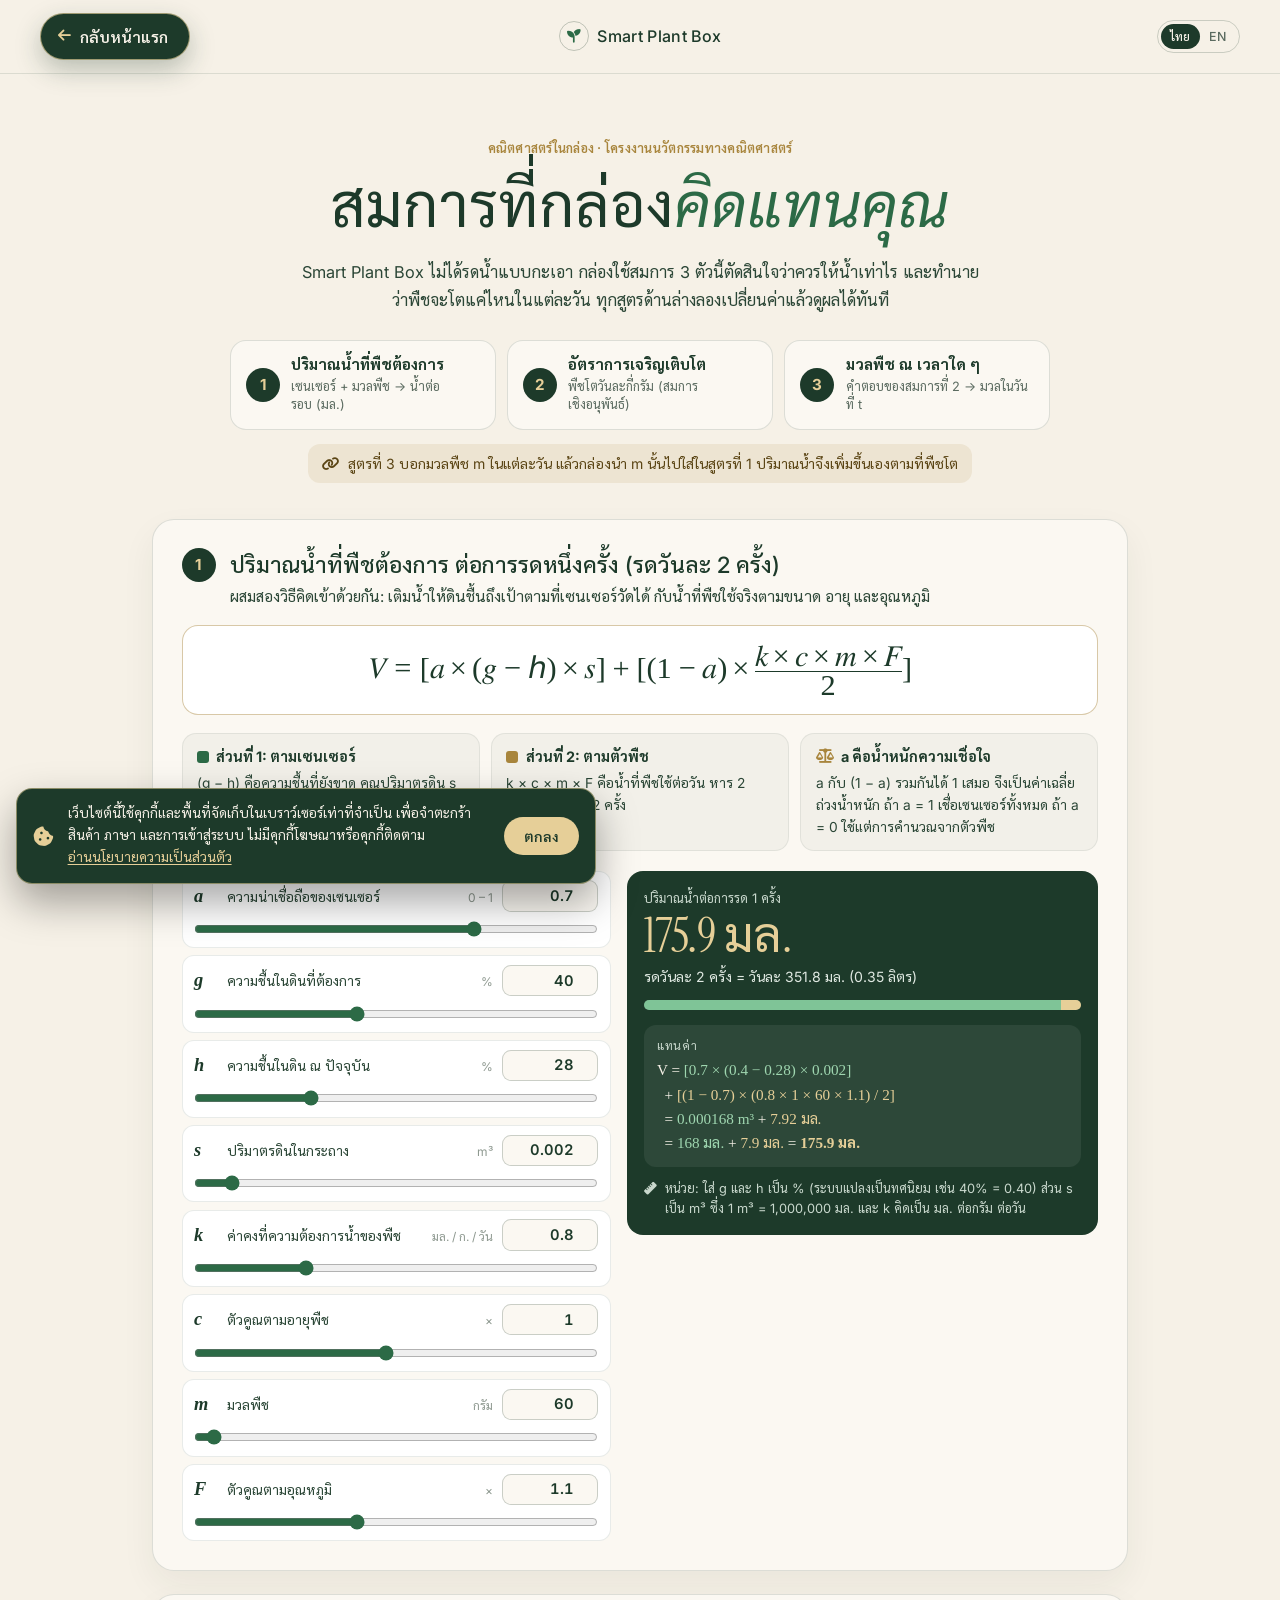
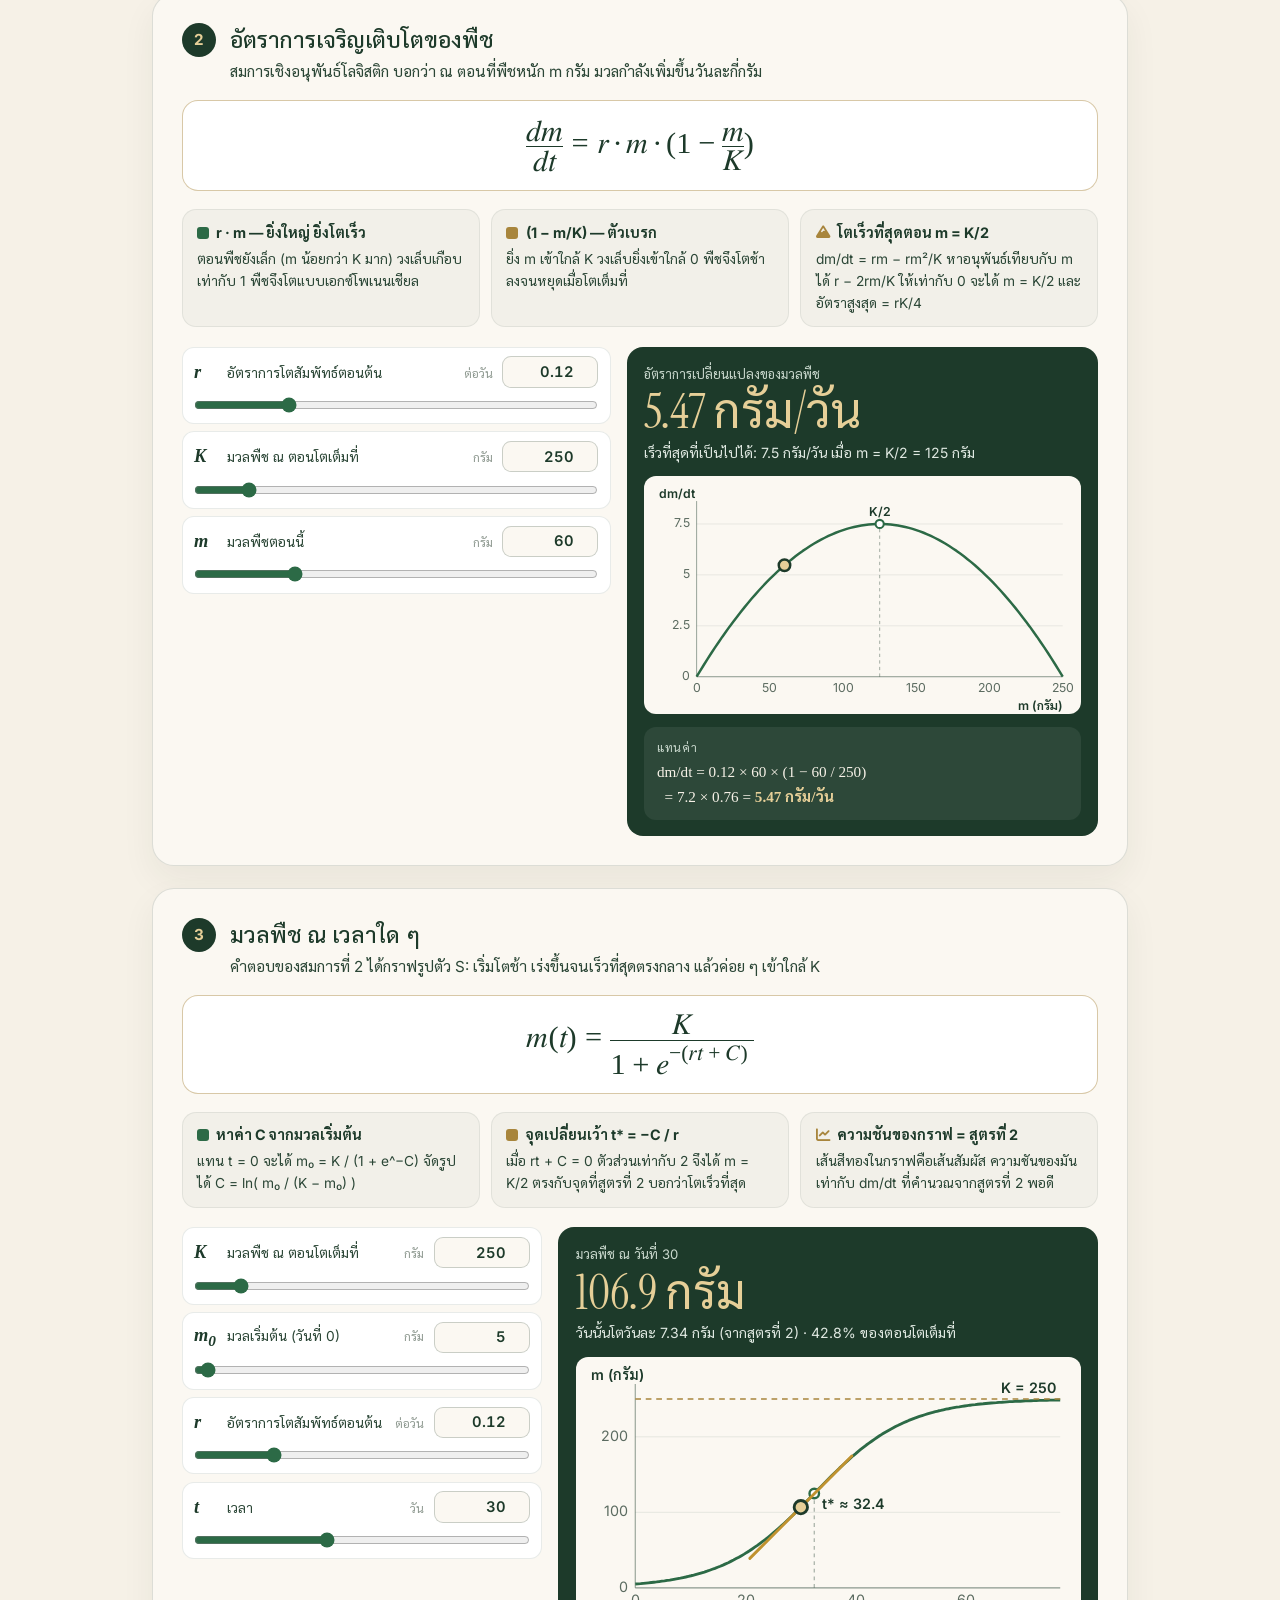
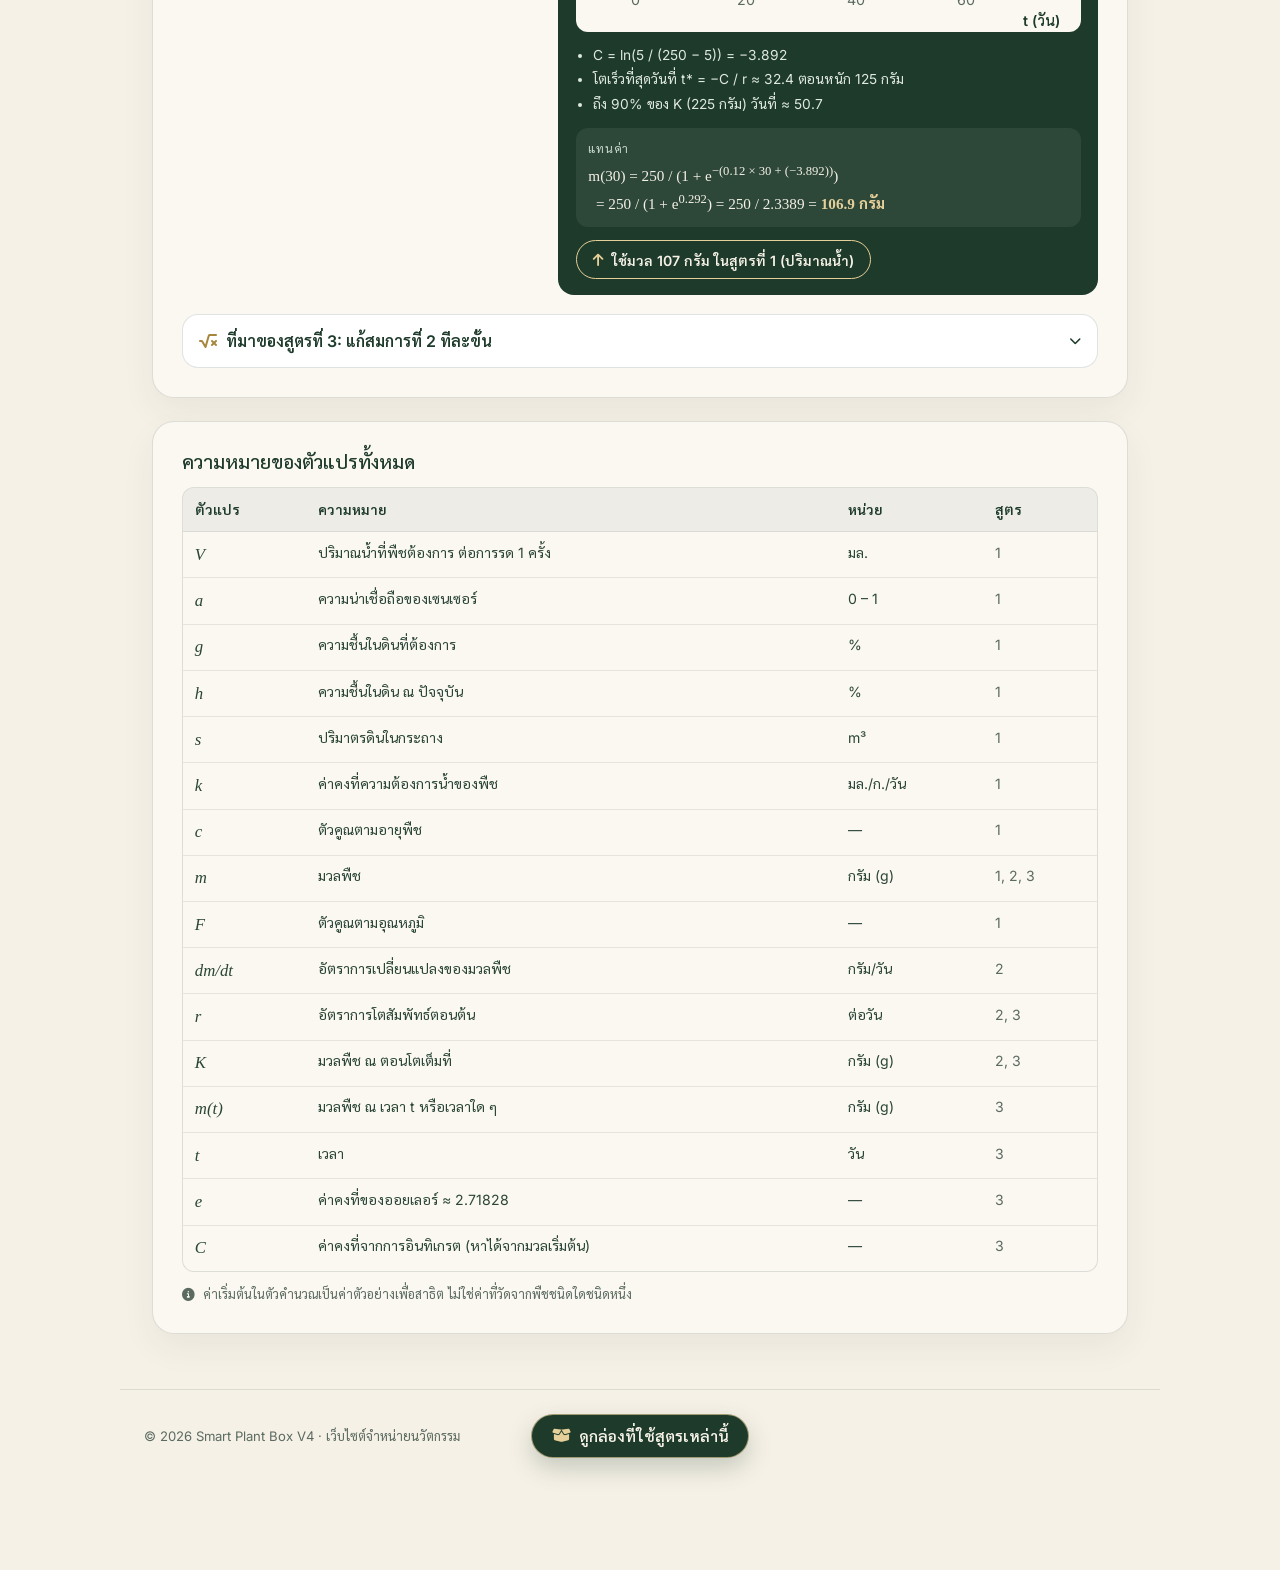
<file: math/index.html>
<!DOCTYPE html>
<html lang="th" class="i18n-wait">
<head>
    <meta charset="UTF-8">
    <meta name="viewport" content="width=device-width, initial-scale=1.0">
    <title>คณิตศาสตร์ในกล่อง — Smart Plant Box Selling Website</title>
    <meta name="description" content="สามสมการที่ Smart Plant Box ใช้คำนวณปริมาณน้ำที่พืชต้องการ อัตราการเจริญเติบโต และมวลพืช ณ เวลาใด ๆ พร้อมตัวคำนวณและกราฟให้ลองเปลี่ยนค่าเอง">
    <meta name="theme-color" content="#1d3a2a">
    <link rel="canonical" href="https://www.smartplantbox.com/math/">
    <link rel="icon" href="/favicon.ico?v=4" sizes="any">
    <link rel="icon" type="image/png" sizes="192x192" href="/icon-192.png?v=4">
    <link rel="apple-touch-icon" href="/apple-touch-icon.png?v=4">
    <script>
        (function () {
            var l = 'th';
            try { l = localStorage.getItem('spbLang') || 'th'; } catch (e) {}
            document.documentElement.lang = l === 'en' ? 'en' : 'th';
            if (l === 'en') document.title = 'The math inside the box — Smart Plant Box Selling Website';
        })();
    </script>
    <link rel="preconnect" href="https://fonts.googleapis.com">
    <link rel="preconnect" href="https://fonts.gstatic.com" crossorigin>
    <link href="https://fonts.googleapis.com/css2?family=Instrument+Serif:ital@0;1&family=Inter:wght@300;400;500;600;700&family=Sarabun:ital,wght@0,300;0,400;0,500;0,600;0,700;1,400;1,500&display=swap" rel="stylesheet">
    <link rel="stylesheet" href="https://cdnjs.cloudflare.com/ajax/libs/font-awesome/6.4.0/css/all.min.css" integrity="sha384-iw3OoTErCYJJB9mCa8LNS2hbsQ7M3C0EpIsO/H5+EGAkPGc6rk+V8i04oW/K5xq0" crossorigin="anonymous" referrerpolicy="no-referrer">
    <link rel="stylesheet" href="/css/style.css?v=20261117d">
</head>
<body class="pv-page mx-page">
    <header class="pv-bar">
        <a class="pv-back" href="/"><i class="fas fa-arrow-left" aria-hidden="true"></i> <span data-th="กลับหน้าแรก">Back to home</span></a>
        <a class="pv-brand" href="/" aria-label="Smart Plant Box"><span class="pv-mark"><i class="fas fa-seedling"></i></span><span class="pv-brand-name">Smart Plant Box</span></a>
        <div class="pv-lang" role="group" aria-label="Language">
            <button type="button" data-lang-btn="th" onclick="setLang('th')" lang="th">ไทย</button>
            <button type="button" data-lang-btn="en" onclick="setLang('en')" lang="en">EN</button>
        </div>
    </header>

    <main class="mx-main">
        <!-- ===== intro ===== -->
        <section class="mx-hero">
            <p class="pv-eyebrow" data-th="คณิตศาสตร์ในกล่อง · โครงงานนวัตกรรมทางคณิตศาสตร์">The math inside the box · Mathematics innovation project</p>
            <h1 class="mx-title" data-th="สมการที่กล่อง<em>คิดแทนคุณ</em>">The equations the box <em>works out for you</em></h1>
            <p class="mx-lead" data-th="Smart Plant Box ไม่ได้รดน้ำแบบกะเอา กล่องใช้สมการ 3 ตัวนี้ตัดสินใจว่าควรให้น้ำเท่าไร และทำนายว่าพืชจะโตแค่ไหนในแต่ละวัน ทุกสูตรด้านล่างลองเปลี่ยนค่าแล้วดูผลได้ทันที">Smart Plant Box doesn't water by guesswork. It uses these three equations to decide how much water to give, and to predict how big the plant will be on any day. Every formula below is live — change the numbers and watch the result.</p>

            <ol class="mx-flow" aria-label="How the three formulas work together" data-th-aria="สามสูตรทำงานร่วมกันอย่างไร">
                <li>
                    <a href="#water">
                        <span class="mx-flow-no">1</span>
                        <b data-th="ปริมาณน้ำที่พืชต้องการ">Water the plant needs</b>
                        <small data-th="เซนเซอร์ + มวลพืช → น้ำต่อรอบ (มล.)">Sensors + plant mass → water per watering (ml)</small>
                    </a>
                </li>
                <li>
                    <a href="#rate">
                        <span class="mx-flow-no">2</span>
                        <b data-th="อัตราการเจริญเติบโต">Growth rate</b>
                        <small data-th="พืชโตวันละกี่กรัม (สมการเชิงอนุพันธ์)">Grams gained per day (a differential equation)</small>
                    </a>
                </li>
                <li>
                    <a href="#mass">
                        <span class="mx-flow-no">3</span>
                        <b data-th="มวลพืช ณ เวลาใด ๆ">Plant mass at any time</b>
                        <small data-th="คำตอบของสมการที่ 2 → มวลในวันที่ t">The solution of equation 2 → mass on day t</small>
                    </a>
                </li>
            </ol>
            <p class="mx-flow-note"><i class="fas fa-link" aria-hidden="true"></i> <span data-th="สูตรที่ 3 บอกมวลพืช m ในแต่ละวัน แล้วกล่องนำ m นั้นไปใส่ในสูตรที่ 1 ปริมาณน้ำจึงเพิ่มขึ้นเองตามที่พืชโต">Formula 3 gives the plant mass m for each day, and the box feeds that m into formula 1 — so the water grows with the plant.</span></p>
        </section>

        <!-- ===== 1) water ===== -->
        <section class="mx-card" id="water" aria-labelledby="waterTitle">
            <header class="mx-head">
                <span class="mx-no">1</span>
                <div>
                    <h2 id="waterTitle" data-th="ปริมาณน้ำที่พืชต้องการ ต่อการรดหนึ่งครั้ง (รดวันละ 2 ครั้ง)">Water the plant needs per watering (watered twice a day)</h2>
                    <p data-th="ผสมสองวิธีคิดเข้าด้วยกัน: เติมน้ำให้ดินชื้นถึงเป้าตามที่เซนเซอร์วัดได้ กับน้ำที่พืชใช้จริงตามขนาด อายุ และอุณหภูมิ">Blends two ways of thinking: top the soil up to its target moisture (from the sensor), and the water the plant actually uses (from its size, age and the temperature).</p>
                </div>
            </header>

            <div class="mx-formula long" role="math" aria-label="V equals a times g minus h times s, plus one minus a times k times c times m times F over 2">
                <math display="block">
                    <mi>V</mi><mo>=</mo>
                    <mrow><mo>[</mo><mi>a</mi><mo>×</mo><mo>(</mo><mi>g</mi><mo>−</mo><mi>h</mi><mo>)</mo><mo>×</mo><mi>s</mi><mo>]</mo></mrow>
                    <mo>+</mo>
                    <mrow><mo>[</mo><mo>(</mo><mn>1</mn><mo>−</mo><mi>a</mi><mo>)</mo><mo>×</mo><mfrac><mrow><mi>k</mi><mo>×</mo><mi>c</mi><mo>×</mo><mi>m</mi><mo>×</mo><mi>F</mi></mrow><mn>2</mn></mfrac><mo>]</mo></mrow>
                </math>
            </div>

            <div class="mx-parts">
                <div class="mx-part a">
                    <b><span class="mx-sw"></span> <span data-th="ส่วนที่ 1: ตามเซนเซอร์">Part 1: from the sensor</span></b>
                    <p data-th="(g − h) คือความชื้นที่ยังขาด คูณปริมาตรดิน s ได้ปริมาณน้ำที่ต้องเติมให้ดินชื้นถึงเป้า">(g − h) is the moisture still missing; times the soil volume s, it is the water needed to bring the soil up to target.</p>
                </div>
                <div class="mx-part b">
                    <b><span class="mx-sw"></span> <span data-th="ส่วนที่ 2: ตามตัวพืช">Part 2: from the plant</span></b>
                    <p data-th="k × c × m × F คือน้ำที่พืชใช้ต่อวัน หาร 2 เพราะรดวันละ 2 ครั้ง">k × c × m × F is the water the plant uses in a day; divided by 2 because it is watered twice a day.</p>
                </div>
                <div class="mx-part w">
                    <b><i class="fas fa-scale-balanced" aria-hidden="true"></i> <span data-th="a คือน้ำหนักความเชื่อใจ">a is the weight of trust</span></b>
                    <p data-th="a กับ (1 − a) รวมกันได้ 1 เสมอ จึงเป็นค่าเฉลี่ยถ่วงน้ำหนัก ถ้า a = 1 เชื่อเซนเซอร์ทั้งหมด ถ้า a = 0 ใช้แต่การคำนวณจากตัวพืช">a and (1 − a) always add up to 1, so V is a weighted average. a = 1 trusts the sensor completely; a = 0 uses only the plant model.</p>
                </div>
            </div>

            <div class="mx-calc">
                <div class="mx-vars" id="waterVars"></div>
                <div class="mx-out" aria-live="polite">
                    <p class="mx-out-label" data-th="ปริมาณน้ำต่อการรด 1 ครั้ง">Water per watering</p>
                    <p class="mx-big" id="waterV">—</p>
                    <p class="mx-sub" id="waterDay"></p>
                    <div class="mx-bar" id="waterBar" aria-hidden="true"><i class="a"></i><i class="b"></i></div>
                    <div class="mx-steps" id="waterSteps"></div>
                    <p class="mx-unit-note"><i class="fas fa-ruler" aria-hidden="true"></i> <span data-th="หน่วย: ใส่ g และ h เป็น % (ระบบแปลงเป็นทศนิยม เช่น 40% = 0.40) ส่วน s เป็น m³ ซึ่ง 1 m³ = 1,000,000 มล. และ k คิดเป็น มล. ต่อกรัม ต่อวัน">Units: g and h are entered as % (used as decimals, e.g. 40% = 0.40). s is in m³, and 1 m³ = 1,000,000 ml. k is taken as ml per gram per day.</span></p>
                </div>
            </div>
        </section>

        <!-- ===== 2) growth rate ===== -->
        <section class="mx-card" id="rate" aria-labelledby="rateTitle">
            <header class="mx-head">
                <span class="mx-no">2</span>
                <div>
                    <h2 id="rateTitle" data-th="อัตราการเจริญเติบโตของพืช">How fast the plant grows</h2>
                    <p data-th="สมการเชิงอนุพันธ์โลจิสติก บอกว่า ณ ตอนที่พืชหนัก m กรัม มวลกำลังเพิ่มขึ้นวันละกี่กรัม">The logistic differential equation: when the plant weighs m grams, how many grams a day it is gaining.</p>
                </div>
            </header>

            <div class="mx-formula" role="math" aria-label="d m by d t equals r times m times, one minus m over K">
                <math display="block">
                    <mfrac><mrow><mi>d</mi><mi>m</mi></mrow><mrow><mi>d</mi><mi>t</mi></mrow></mfrac><mo>=</mo>
                    <mi>r</mi><mo>·</mo><mi>m</mi><mo>·</mo><mrow><mo>(</mo><mn>1</mn><mo>−</mo><mfrac><mi>m</mi><mi>K</mi></mfrac><mo>)</mo></mrow>
                </math>
            </div>

            <div class="mx-parts">
                <div class="mx-part a">
                    <b><span class="mx-sw"></span> <span data-th="r · m — ยิ่งใหญ่ ยิ่งโตเร็ว">r · m — the bigger, the faster</span></b>
                    <p data-th="ตอนพืชยังเล็ก (m น้อยกว่า K มาก) วงเล็บเกือบเท่ากับ 1 พืชจึงโตแบบเอกซ์โพเนนเชียล">While the plant is small (m much less than K) the bracket is almost 1, so growth is exponential.</p>
                </div>
                <div class="mx-part b">
                    <b><span class="mx-sw"></span> <span data-th="(1 − m/K) — ตัวเบรก">(1 − m/K) — the brake</span></b>
                    <p data-th="ยิ่ง m เข้าใกล้ K วงเล็บยิ่งเข้าใกล้ 0 พืชจึงโตช้าลงจนหยุดเมื่อโตเต็มที่">As m gets close to K the bracket heads to 0, so growth slows and stops when the plant is fully grown.</p>
                </div>
                <div class="mx-part w">
                    <b><i class="fas fa-mountain" aria-hidden="true"></i> <span data-th="โตเร็วที่สุดตอน m = K/2">Fastest at m = K/2</span></b>
                    <p data-th="dm/dt = rm − rm²/K หาอนุพันธ์เทียบกับ m ได้ r − 2rm/K ให้เท่ากับ 0 จะได้ m = K/2 และอัตราสูงสุด = rK/4">dm/dt = rm − rm²/K. Its derivative in m, r − 2rm/K, is 0 at m = K/2, where the top rate is rK/4.</p>
                </div>
            </div>

            <div class="mx-calc">
                <div class="mx-vars" id="rateVars"></div>
                <div class="mx-out" aria-live="polite">
                    <p class="mx-out-label" data-th="อัตราการเปลี่ยนแปลงของมวลพืช">Rate of change of plant mass</p>
                    <p class="mx-big" id="rateOut">—</p>
                    <p class="mx-sub" id="rateMax"></p>
                    <div class="mx-chart" id="rateChart"></div>
                    <div class="mx-steps" id="rateSteps"></div>
                </div>
            </div>
        </section>

        <!-- ===== 3) mass at time t ===== -->
        <section class="mx-card" id="mass" aria-labelledby="massTitle">
            <header class="mx-head">
                <span class="mx-no">3</span>
                <div>
                    <h2 id="massTitle" data-th="มวลพืช ณ เวลาใด ๆ">Plant mass at any time</h2>
                    <p data-th="คำตอบของสมการที่ 2 ได้กราฟรูปตัว S: เริ่มโตช้า เร่งขึ้นจนเร็วที่สุดตรงกลาง แล้วค่อย ๆ เข้าใกล้ K">The solution of equation 2 is an S-shaped curve: slow at first, fastest in the middle, then levelling off towards K.</p>
                </div>
            </header>

            <div class="mx-formula" role="math" aria-label="m of t equals K over one plus e to the power of minus, r t plus C">
                <math display="block">
                    <mi>m</mi><mo>(</mo><mi>t</mi><mo>)</mo><mo>=</mo>
                    <mfrac><mi>K</mi><mrow><mn>1</mn><mo>+</mo><msup><mi>e</mi><mrow><mo>−</mo><mo>(</mo><mi>r</mi><mi>t</mi><mo>+</mo><mi>C</mi><mo>)</mo></mrow></msup></mrow></mfrac>
                </math>
            </div>

            <div class="mx-parts">
                <div class="mx-part a">
                    <b><span class="mx-sw"></span> <span data-th="หาค่า C จากมวลเริ่มต้น">Finding C from the starting mass</span></b>
                    <p data-th="แทน t = 0 จะได้ m₀ = K / (1 + e^−C) จัดรูปได้ C = ln( m₀ / (K − m₀) )">Put t = 0: m₀ = K / (1 + e^−C), which rearranges to C = ln( m₀ / (K − m₀) ).</p>
                </div>
                <div class="mx-part b">
                    <b><span class="mx-sw"></span> <span data-th="จุดเปลี่ยนเว้า t* = −C / r">Inflection point t* = −C / r</span></b>
                    <p data-th="เมื่อ rt + C = 0 ตัวส่วนเท่ากับ 2 จึงได้ m = K/2 ตรงกับจุดที่สูตรที่ 2 บอกว่าโตเร็วที่สุด">When rt + C = 0 the bottom equals 2, so m = K/2 — exactly where formula 2 says growth is fastest.</p>
                </div>
                <div class="mx-part w">
                    <b><i class="fas fa-chart-line" aria-hidden="true"></i> <span data-th="ความชันของกราฟ = สูตรที่ 2">The slope of the curve = formula 2</span></b>
                    <p data-th="เส้นสีทองในกราฟคือเส้นสัมผัส ความชันของมันเท่ากับ dm/dt ที่คำนวณจากสูตรที่ 2 พอดี">The gold line on the chart is the tangent; its slope is exactly the dm/dt that formula 2 gives.</p>
                </div>
            </div>

            <div class="mx-calc mx-calc-wide">
                <div class="mx-vars" id="massVars"></div>
                <div class="mx-out" aria-live="polite">
                    <p class="mx-out-label" id="massLabel" data-th="มวลพืช ณ วันที่ t">Plant mass on day t</p>
                    <p class="mx-big" id="massOut">—</p>
                    <p class="mx-sub" id="massRate"></p>
                    <div class="mx-chart mx-chart-big" id="massChart"></div>
                    <ul class="mx-facts" id="massFacts"></ul>
                    <div class="mx-steps" id="massSteps"></div>
                    <button type="button" class="mx-use" id="useMass"><i class="fas fa-arrow-up" aria-hidden="true"></i> <span data-th="ใช้มวลนี้ในสูตรที่ 1 (ปริมาณน้ำ)">Use this mass in formula 1 (water)</span></button>
                </div>
            </div>

            <details class="mx-proof">
                <summary><i class="fas fa-square-root-variable" aria-hidden="true"></i> <span data-th="ที่มาของสูตรที่ 3: แก้สมการที่ 2 ทีละขั้น">Where formula 3 comes from: solving equation 2 step by step</span> <i class="fas fa-chevron-down mx-chev" aria-hidden="true"></i></summary>
                <ol>
                    <li>
                        <p data-th="เริ่มจากสูตรที่ 2 แล้วแยกตัวแปร ให้ m อยู่ข้างหนึ่ง t อยู่อีกข้าง">Start from formula 2 and separate the variables — m on one side, t on the other.</p>
                        <math display="block"><mfrac><mrow><mi>d</mi><mi>m</mi></mrow><mrow><mi>m</mi><mo>(</mo><mn>1</mn><mo>−</mo><mfrac><mi>m</mi><mi>K</mi></mfrac><mo>)</mo></mrow></mfrac><mo>=</mo><mi>r</mi><mspace width="0.2em"></mspace><mi>d</mi><mi>t</mi></math>
                    </li>
                    <li>
                        <p data-th="แยกเศษส่วนย่อย (ตรวจได้โดยรวมเศษส่วนกลับ จะได้ K / m(K − m))">Split into partial fractions (add them back together to check: you get K / m(K − m)).</p>
                        <math display="block"><mfrac><mn>1</mn><mrow><mi>m</mi><mo>(</mo><mn>1</mn><mo>−</mo><mfrac><mi>m</mi><mi>K</mi></mfrac><mo>)</mo></mrow></mfrac><mo>=</mo><mfrac><mn>1</mn><mi>m</mi></mfrac><mo>+</mo><mfrac><mn>1</mn><mrow><mi>K</mi><mo>−</mo><mi>m</mi></mrow></mfrac></math>
                    </li>
                    <li>
                        <p data-th="อินทิเกรตทั้งสองข้าง ค่าคงที่จากการอินทิเกรตคือ C">Integrate both sides; the constant of integration is C.</p>
                        <math display="block"><mo>ln</mo><mi>m</mi><mo>−</mo><mo>ln</mo><mo>(</mo><mi>K</mi><mo>−</mo><mi>m</mi><mo>)</mo><mo>=</mo><mi>r</mi><mi>t</mi><mo>+</mo><mi>C</mi></math>
                        <math display="block"><mo>⇒</mo><mspace width="0.5em"></mspace><mfrac><mi>m</mi><mrow><mi>K</mi><mo>−</mo><mi>m</mi></mrow></mfrac><mo>=</mo><msup><mi>e</mi><mrow><mi>r</mi><mi>t</mi><mo>+</mo><mi>C</mi></mrow></msup></math>
                    </li>
                    <li>
                        <p data-th="แก้หา m แล้วหารทั้งเศษและส่วนด้วย e^(rt + C) ได้สูตรที่ 3">Solve for m, then divide top and bottom by e^(rt + C) — that is formula 3.</p>
                        <math display="block"><mi>m</mi><mo>=</mo><mfrac><mrow><mi>K</mi><msup><mi>e</mi><mrow><mi>r</mi><mi>t</mi><mo>+</mo><mi>C</mi></mrow></msup></mrow><mrow><mn>1</mn><mo>+</mo><msup><mi>e</mi><mrow><mi>r</mi><mi>t</mi><mo>+</mo><mi>C</mi></mrow></msup></mrow></mfrac><mo>=</mo><mfrac><mi>K</mi><mrow><mn>1</mn><mo>+</mo><msup><mi>e</mi><mrow><mo>−</mo><mo>(</mo><mi>r</mi><mi>t</mi><mo>+</mo><mi>C</mi><mo>)</mo></mrow></msup></mrow></mfrac></math>
                    </li>
                </ol>
            </details>
        </section>

        <!-- ===== symbols ===== -->
        <section class="mx-card mx-symbols" aria-labelledby="symTitle">
            <h2 id="symTitle" data-th="ความหมายของตัวแปรทั้งหมด">What every symbol means</h2>
            <div class="pv-table-wrap">
                <table class="pv-table mx-table">
                    <thead><tr><th data-th="ตัวแปร">Symbol</th><th data-th="ความหมาย">Meaning</th><th data-th="หน่วย">Unit</th><th data-th="สูตร">Formula</th></tr></thead>
                    <tbody>
                        <tr><td><i>V</i></td><td data-th="ปริมาณน้ำที่พืชต้องการ ต่อการรด 1 ครั้ง">Water the plant needs per watering</td><td data-th="มล.">ml</td><td>1</td></tr>
                        <tr><td><i>a</i></td><td data-th="ความน่าเชื่อถือของเซนเซอร์">Sensor reliability</td><td>0 – 1</td><td>1</td></tr>
                        <tr><td><i>g</i></td><td data-th="ความชื้นในดินที่ต้องการ">Target soil moisture</td><td>%</td><td>1</td></tr>
                        <tr><td><i>h</i></td><td data-th="ความชื้นในดิน ณ ปัจจุบัน">Current soil moisture</td><td>%</td><td>1</td></tr>
                        <tr><td><i>s</i></td><td data-th="ปริมาตรดินในกระถาง">Soil volume in the pot</td><td>m³</td><td>1</td></tr>
                        <tr><td><i>k</i></td><td data-th="ค่าคงที่ความต้องการน้ำของพืช">Plant water-need constant</td><td data-th="มล./ก./วัน">ml/g/day</td><td>1</td></tr>
                        <tr><td><i>c</i></td><td data-th="ตัวคูณตามอายุพืช">Plant-age multiplier</td><td>—</td><td>1</td></tr>
                        <tr><td><i>m</i></td><td data-th="มวลพืช">Plant mass</td><td data-th="กรัม (g)">grams (g)</td><td>1, 2, 3</td></tr>
                        <tr><td><i>F</i></td><td data-th="ตัวคูณตามอุณหภูมิ">Temperature multiplier</td><td>—</td><td>1</td></tr>
                        <tr><td><i>dm/dt</i></td><td data-th="อัตราการเปลี่ยนแปลงของมวลพืช">Rate of change of plant mass</td><td data-th="กรัม/วัน">g/day</td><td>2</td></tr>
                        <tr><td><i>r</i></td><td data-th="อัตราการโตสัมพัทธ์ตอนต้น">Initial relative growth rate</td><td data-th="ต่อวัน">per day</td><td>2, 3</td></tr>
                        <tr><td><i>K</i></td><td data-th="มวลพืช ณ ตอนโตเต็มที่">Plant mass when fully grown</td><td data-th="กรัม (g)">grams (g)</td><td>2, 3</td></tr>
                        <tr><td><i>m(t)</i></td><td data-th="มวลพืช ณ เวลา t หรือเวลาใด ๆ">Plant mass at time t (any time)</td><td data-th="กรัม (g)">grams (g)</td><td>3</td></tr>
                        <tr><td><i>t</i></td><td data-th="เวลา">Time</td><td data-th="วัน">days</td><td>3</td></tr>
                        <tr><td><i>e</i></td><td data-th="ค่าคงที่ของออยเลอร์ ≈ 2.71828">Euler's number ≈ 2.71828</td><td>—</td><td>3</td></tr>
                        <tr><td><i>C</i></td><td data-th="ค่าคงที่จากการอินทิเกรต (หาได้จากมวลเริ่มต้น)">Constant of integration (found from the starting mass)</td><td>—</td><td>3</td></tr>
                    </tbody>
                </table>
            </div>
            <p class="mx-unit-note"><i class="fas fa-circle-info" aria-hidden="true"></i> <span data-th="ค่าเริ่มต้นในตัวคำนวณเป็นค่าตัวอย่างเพื่อสาธิต ไม่ใช่ค่าที่วัดจากพืชชนิดใดชนิดหนึ่ง">The starting values in the calculators are examples for demonstration, not measurements of a particular plant.</span></p>
        </section>
    </main>

    <!-- one row: © on the left, the button in the middle of the page (stacked and centred on small screens) -->
    <footer class="pv-foot mx-foot">
        <p><span data-th="&copy; 2026 Smart Plant Box V4 · เว็บไซต์จำหน่ายนวัตกรรม">&copy; 2026 Smart Plant Box V4 · Innovations Selling Website</span></p>
        <a class="pv-faq-link" href="/?page=products"><i class="fas fa-box-open" aria-hidden="true"></i> <span data-th="ดูกล่องที่ใช้สูตรเหล่านี้">See the boxes</span></a>
    </footer>

    <script src="/js/i18n.js?v=20261117d"></script>
    <script src="/js/math.js?v=20261117d"></script>
    <script src="/js/consent.js?v=20261117d"></script>
</body>
</html>
</file>
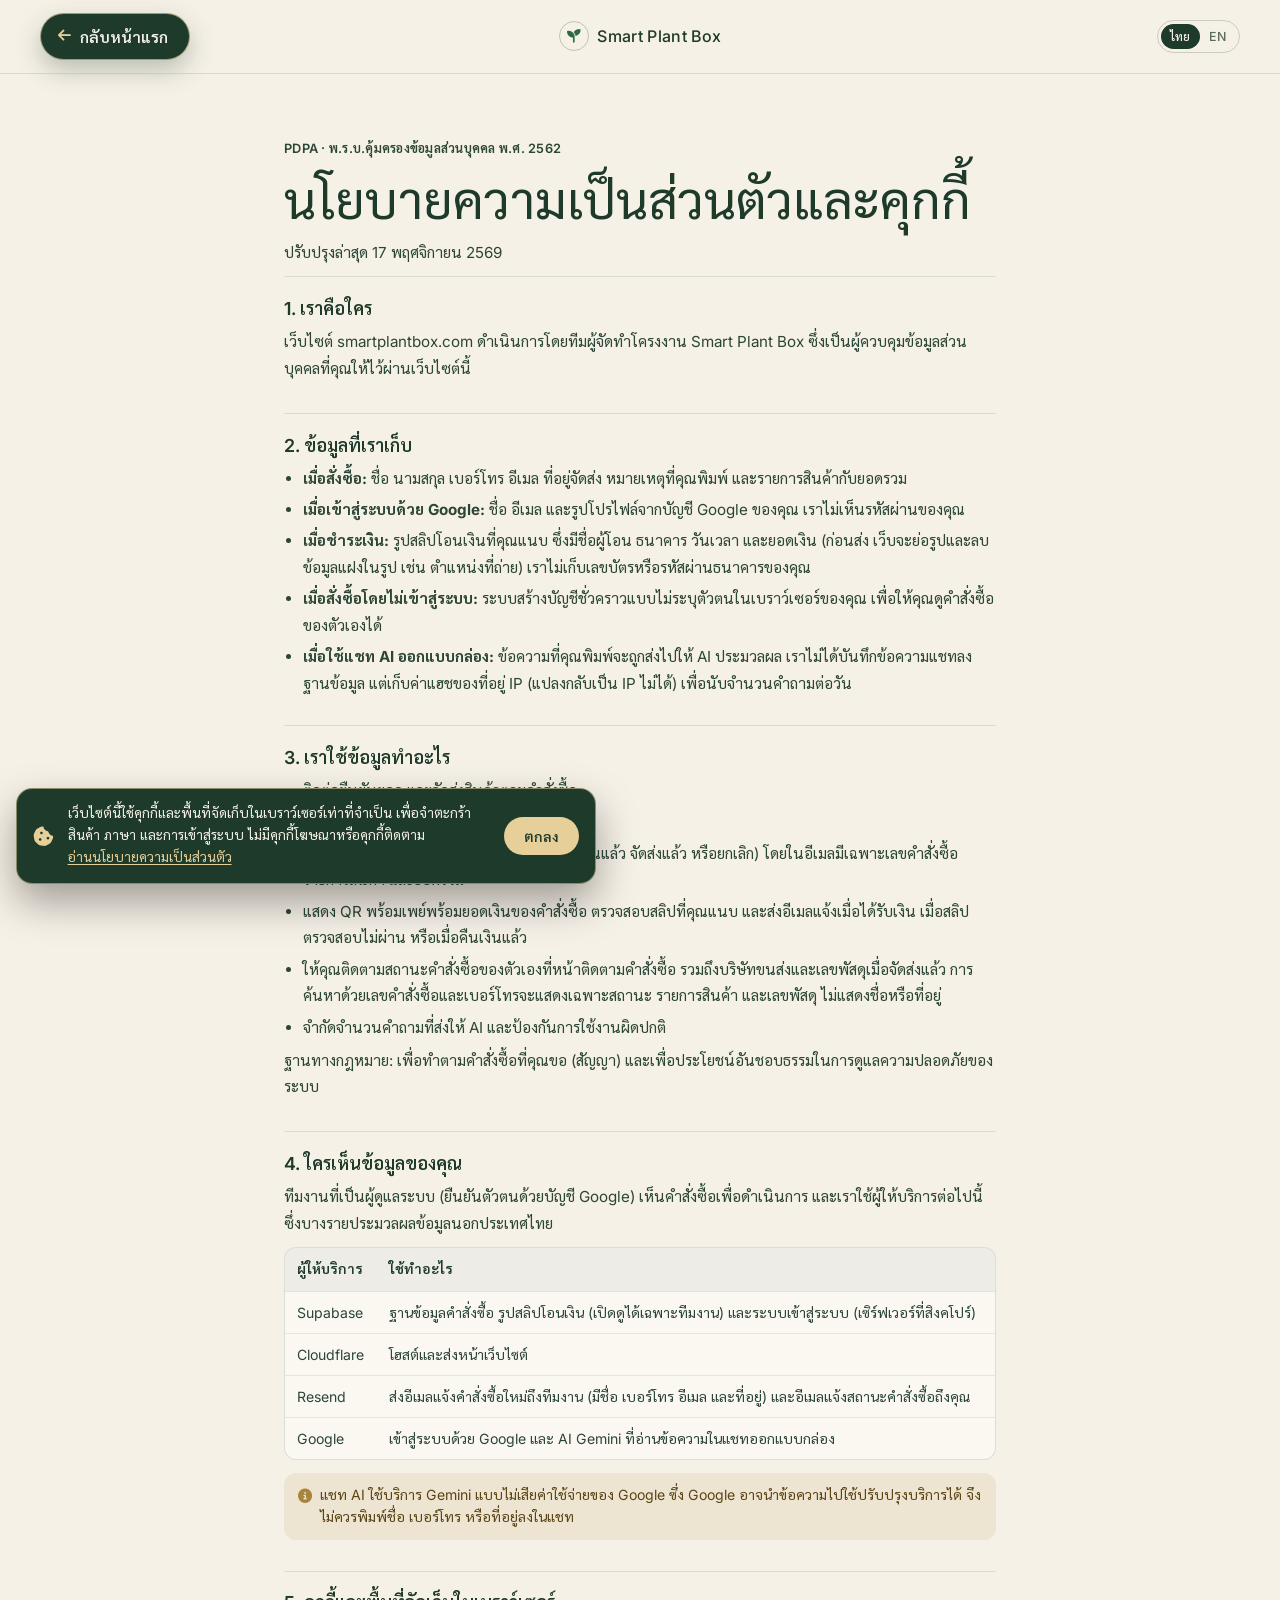
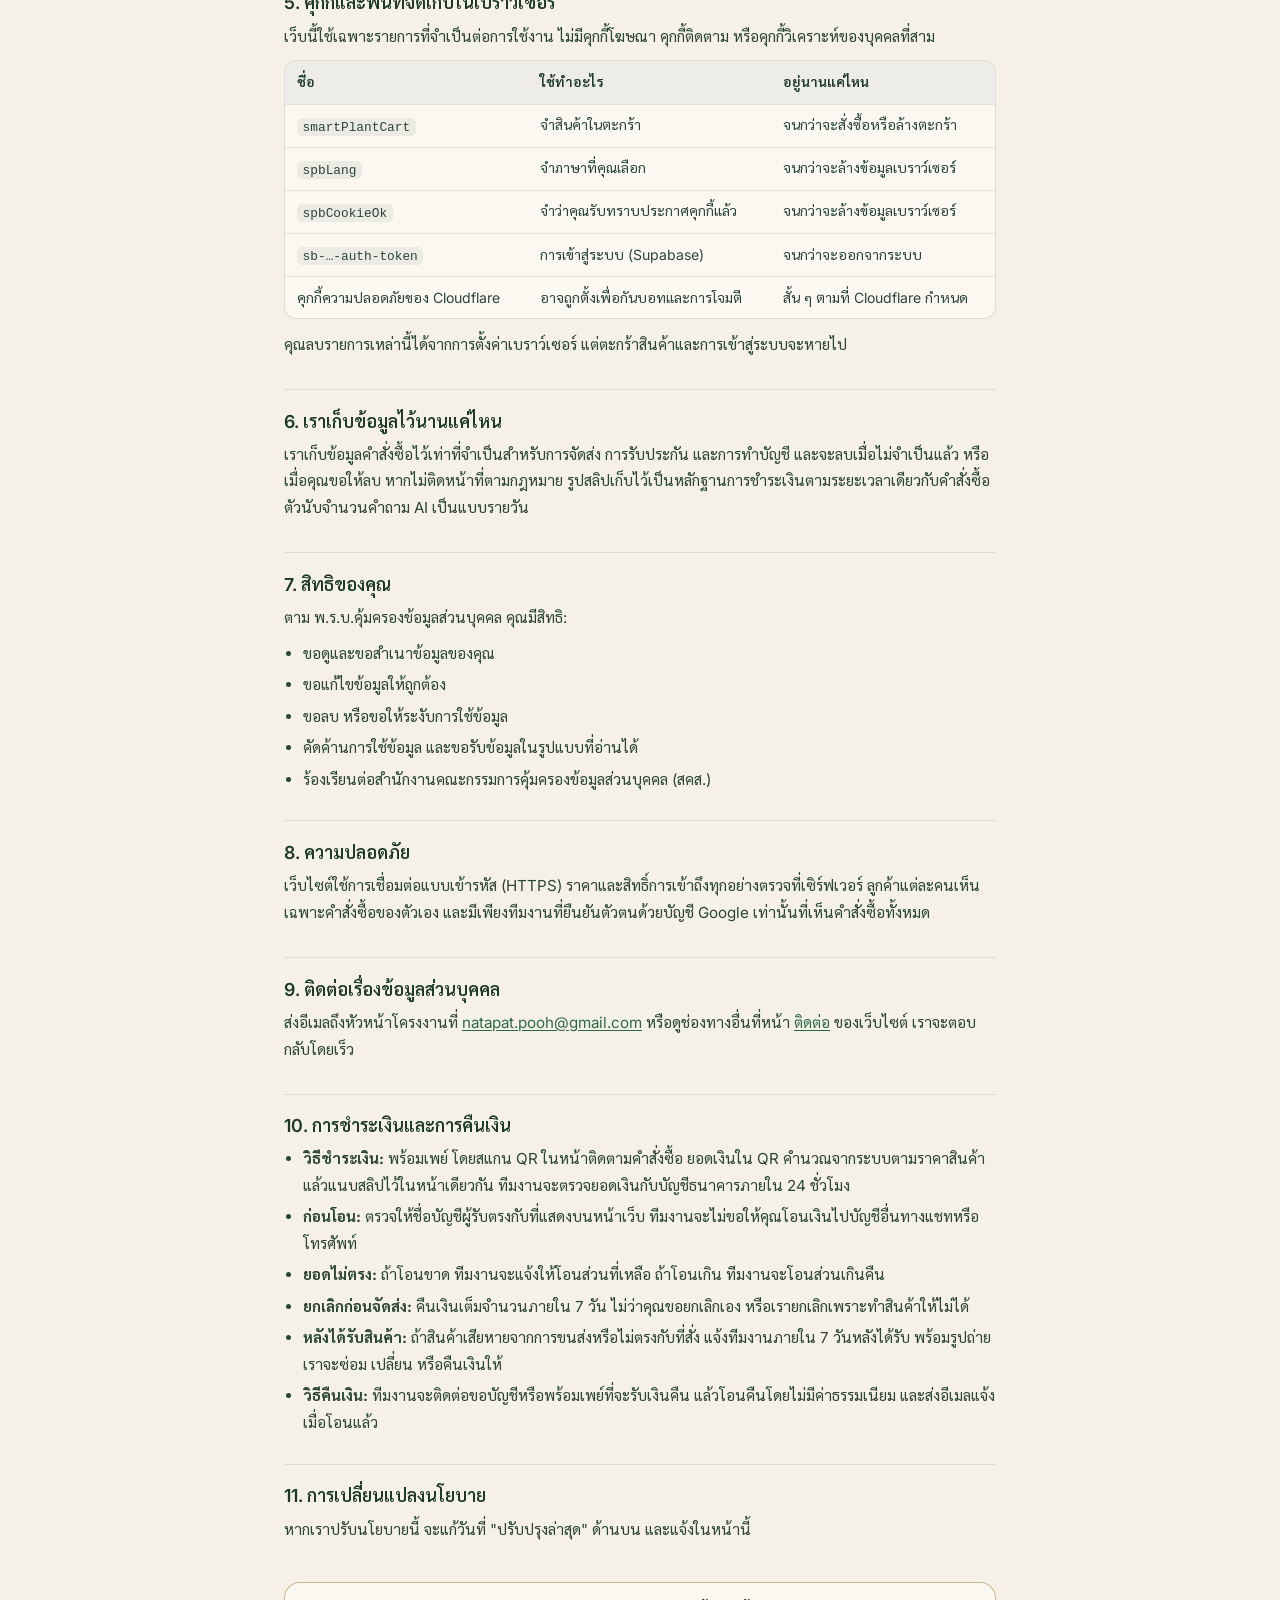
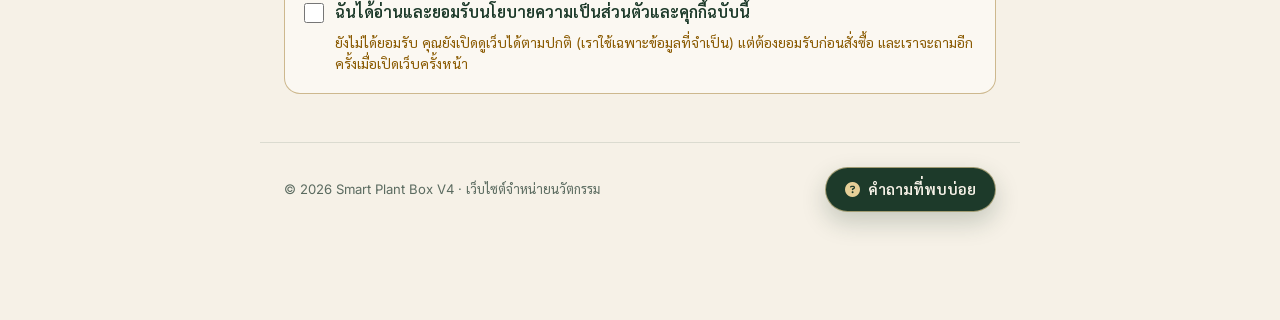
<file: privacy/index.html>
<!DOCTYPE html>
<html lang="th">
<head>
    <meta charset="UTF-8">
    <meta name="viewport" content="width=device-width, initial-scale=1.0">
    <title>นโยบายความเป็นส่วนตัวและคุกกี้ — Smart Plant Box Selling Website</title>
    <meta name="description" content="Smart Plant Box เก็บข้อมูลอะไร ใช้ทำอะไร ใช้คุกกี้อะไรบ้าง และคุณขอดู แก้ไข หรือลบข้อมูลได้อย่างไร (PDPA)">
    <meta name="theme-color" content="#1d3a2a">
    <!-- keep this page out of Google results (it stays open to everyone from the site's links).
         Don't block it in robots.txt — Google has to read this tag to drop it. -->
    <meta name="robots" content="noindex, follow">
    <link rel="canonical" href="https://www.smartplantbox.com/privacy/">
    <link rel="icon" href="/favicon.ico?v=4" sizes="any">
    <link rel="icon" type="image/png" sizes="192x192" href="/icon-192.png?v=4">
    <link rel="apple-touch-icon" href="/apple-touch-icon.png?v=4">
    <script>
        // show the language the visitor picked on the main site (Thai by default)
        (function () {
            var l = 'th';
            try { l = localStorage.getItem('spbLang') || 'th'; } catch (e) {}
            document.documentElement.lang = l === 'en' ? 'en' : 'th';
            if (l === 'en') document.title = 'Privacy & Cookie Policy — Smart Plant Box Selling Website';
        })();
    </script>
    <link rel="preconnect" href="https://fonts.googleapis.com">
    <link rel="preconnect" href="https://fonts.gstatic.com" crossorigin>
    <link href="https://fonts.googleapis.com/css2?family=Instrument+Serif:ital@0;1&family=Inter:wght@300;400;500;600;700&family=Sarabun:ital,wght@0,300;0,400;0,500;0,600;0,700;1,400;1,500&display=swap" rel="stylesheet">
    <link rel="stylesheet" href="https://cdnjs.cloudflare.com/ajax/libs/font-awesome/6.4.0/css/all.min.css" integrity="sha384-iw3OoTErCYJJB9mCa8LNS2hbsQ7M3C0EpIsO/H5+EGAkPGc6rk+V8i04oW/K5xq0" crossorigin="anonymous" referrerpolicy="no-referrer">
    <link rel="stylesheet" href="/css/style.css?v=20261117d">
</head>
<body class="pv-page">
    <header class="pv-bar">
        <a class="pv-back" href="/"><i class="fas fa-arrow-left" aria-hidden="true"></i> <span class="pv-th">กลับหน้าแรก</span><span class="pv-en">Back to home</span></a>
        <a class="pv-brand" href="/" aria-label="Smart Plant Box"><span class="pv-mark"><i class="fas fa-seedling"></i></span><span class="pv-brand-name">Smart Plant Box</span></a>
        <div class="pv-lang" role="group" aria-label="Language">
            <button type="button" data-lang-btn="th" onclick="setLang('th')" lang="th">ไทย</button>
            <button type="button" data-lang-btn="en" onclick="setLang('en')" lang="en">EN</button>
        </div>
    </header>

    <main class="pv-main">
        <!-- ===================== ภาษาไทย ===================== -->
        <article class="pv-doc pv-th" lang="th">
            <p class="pv-eyebrow">PDPA · พ.ร.บ.คุ้มครองข้อมูลส่วนบุคคล พ.ศ. 2562</p>
            <h1>นโยบายความเป็นส่วนตัวและคุกกี้</h1>
            <p class="pv-updated">ปรับปรุงล่าสุด 17 พฤศจิกายน 2569</p>


            <section>
                <h2>1. เราคือใคร</h2>
                <p>เว็บไซต์ smartplantbox.com ดำเนินการโดยทีมผู้จัดทำโครงงาน Smart Plant Box ซึ่งเป็นผู้ควบคุมข้อมูลส่วนบุคคลที่คุณให้ไว้ผ่านเว็บไซต์นี้</p>
            </section>

            <section>
                <h2>2. ข้อมูลที่เราเก็บ</h2>
                <ul>
                    <li><b>เมื่อสั่งซื้อ:</b> ชื่อ นามสกุล เบอร์โทร อีเมล ที่อยู่จัดส่ง หมายเหตุที่คุณพิมพ์ และรายการสินค้ากับยอดรวม</li>
                    <li><b>เมื่อเข้าสู่ระบบด้วย Google:</b> ชื่อ อีเมล และรูปโปรไฟล์จากบัญชี Google ของคุณ เราไม่เห็นรหัสผ่านของคุณ</li>
                    <li><b>เมื่อชำระเงิน:</b> รูปสลิปโอนเงินที่คุณแนบ ซึ่งมีชื่อผู้โอน ธนาคาร วันเวลา และยอดเงิน (ก่อนส่ง เว็บจะย่อรูปและลบข้อมูลแฝงในรูป เช่น ตำแหน่งที่ถ่าย) เราไม่เก็บเลขบัตรหรือรหัสผ่านธนาคารของคุณ</li>
                    <li><b>เมื่อสั่งซื้อโดยไม่เข้าสู่ระบบ:</b> ระบบสร้างบัญชีชั่วคราวแบบไม่ระบุตัวตนในเบราว์เซอร์ของคุณ เพื่อให้คุณดูคำสั่งซื้อของตัวเองได้</li>
                    <li><b>เมื่อใช้แชท AI ออกแบบกล่อง:</b> ข้อความที่คุณพิมพ์จะถูกส่งไปให้ AI ประมวลผล เราไม่ได้บันทึกข้อความแชทลงฐานข้อมูล แต่เก็บค่าแฮชของที่อยู่ IP (แปลงกลับเป็น IP ไม่ได้) เพื่อนับจำนวนคำถามต่อวัน</li>
                </ul>
            </section>

            <section>
                <h2>3. เราใช้ข้อมูลทำอะไร</h2>
                <ul>
                    <li>ติดต่อยืนยันยอด และจัดส่งสินค้าตามคำสั่งซื้อ</li>
                    <li>แจ้งทีมงานทางอีเมลเมื่อมีคำสั่งซื้อใหม่</li>
                    <li>ส่งอีเมลแจ้งคุณเมื่อสถานะคำสั่งซื้อเปลี่ยน (ยืนยันแล้ว จัดส่งแล้ว หรือยกเลิก) โดยในอีเมลมีเฉพาะเลขคำสั่งซื้อ รายการสินค้า และยอดรวม</li>
                    <li>แสดง QR พร้อมเพย์พร้อมยอดเงินของคำสั่งซื้อ ตรวจสอบสลิปที่คุณแนบ และส่งอีเมลแจ้งเมื่อได้รับเงิน เมื่อสลิปตรวจสอบไม่ผ่าน หรือเมื่อคืนเงินแล้ว</li>
                    <li>ให้คุณติดตามสถานะคำสั่งซื้อของตัวเองที่หน้าติดตามคำสั่งซื้อ รวมถึงบริษัทขนส่งและเลขพัสดุเมื่อจัดส่งแล้ว การค้นหาด้วยเลขคำสั่งซื้อและเบอร์โทรจะแสดงเฉพาะสถานะ รายการสินค้า และเลขพัสดุ ไม่แสดงชื่อหรือที่อยู่</li>
                    <li>จำกัดจำนวนคำถามที่ส่งให้ AI และป้องกันการใช้งานผิดปกติ</li>
                </ul>
                <p>ฐานทางกฎหมาย: เพื่อทำตามคำสั่งซื้อที่คุณขอ (สัญญา) และเพื่อประโยชน์อันชอบธรรมในการดูแลความปลอดภัยของระบบ</p>
            </section>

            <section>
                <h2>4. ใครเห็นข้อมูลของคุณ</h2>
                <p>ทีมงานที่เป็นผู้ดูแลระบบ (ยืนยันตัวตนด้วยบัญชี Google) เห็นคำสั่งซื้อเพื่อดำเนินการ และเราใช้ผู้ให้บริการต่อไปนี้ ซึ่งบางรายประมวลผลข้อมูลนอกประเทศไทย</p>
                <div class="pv-table-wrap">
                    <table class="pv-table">
                        <thead><tr><th>ผู้ให้บริการ</th><th>ใช้ทำอะไร</th></tr></thead>
                        <tbody>
                            <tr><td>Supabase</td><td>ฐานข้อมูลคำสั่งซื้อ รูปสลิปโอนเงิน (เปิดดูได้เฉพาะทีมงาน) และระบบเข้าสู่ระบบ (เซิร์ฟเวอร์ที่สิงคโปร์)</td></tr>
                            <tr><td>Cloudflare</td><td>โฮสต์และส่งหน้าเว็บไซต์</td></tr>
                            <tr><td>Resend</td><td>ส่งอีเมลแจ้งคำสั่งซื้อใหม่ถึงทีมงาน (มีชื่อ เบอร์โทร อีเมล และที่อยู่) และอีเมลแจ้งสถานะคำสั่งซื้อถึงคุณ</td></tr>
                            <tr><td>Google</td><td>เข้าสู่ระบบด้วย Google และ AI Gemini ที่อ่านข้อความในแชทออกแบบกล่อง</td></tr>
                        </tbody>
                    </table>
                </div>
                <p class="pv-note"><i class="fas fa-circle-info"></i> แชท AI ใช้บริการ Gemini แบบไม่เสียค่าใช้จ่ายของ Google ซึ่ง Google อาจนำข้อความไปใช้ปรับปรุงบริการได้ จึงไม่ควรพิมพ์ชื่อ เบอร์โทร หรือที่อยู่ลงในแชท</p>
            </section>

            <section id="cookies">
                <h2>5. คุกกี้และพื้นที่จัดเก็บในเบราว์เซอร์</h2>
                <p>เว็บนี้ใช้เฉพาะรายการที่จำเป็นต่อการใช้งาน ไม่มีคุกกี้โฆษณา คุกกี้ติดตาม หรือคุกกี้วิเคราะห์ของบุคคลที่สาม</p>
                <div class="pv-table-wrap">
                    <table class="pv-table">
                        <thead><tr><th>ชื่อ</th><th>ใช้ทำอะไร</th><th>อยู่นานแค่ไหน</th></tr></thead>
                        <tbody>
                            <tr><td><code>smartPlantCart</code></td><td>จำสินค้าในตะกร้า</td><td>จนกว่าจะสั่งซื้อหรือล้างตะกร้า</td></tr>
                            <tr><td><code>spbLang</code></td><td>จำภาษาที่คุณเลือก</td><td>จนกว่าจะล้างข้อมูลเบราว์เซอร์</td></tr>
                            <tr><td><code>spbCookieOk</code></td><td>จำว่าคุณรับทราบประกาศคุกกี้แล้ว</td><td>จนกว่าจะล้างข้อมูลเบราว์เซอร์</td></tr>
                            <tr><td><code>sb-…-auth-token</code></td><td>การเข้าสู่ระบบ (Supabase)</td><td>จนกว่าจะออกจากระบบ</td></tr>
                            <tr><td>คุกกี้ความปลอดภัยของ Cloudflare</td><td>อาจถูกตั้งเพื่อกันบอทและการโจมตี</td><td>สั้น ๆ ตามที่ Cloudflare กำหนด</td></tr>
                        </tbody>
                    </table>
                </div>
                <p>คุณลบรายการเหล่านี้ได้จากการตั้งค่าเบราว์เซอร์ แต่ตะกร้าสินค้าและการเข้าสู่ระบบจะหายไป</p>
            </section>

            <section>
                <h2>6. เราเก็บข้อมูลไว้นานแค่ไหน</h2>
                <p>เราเก็บข้อมูลคำสั่งซื้อไว้เท่าที่จำเป็นสำหรับการจัดส่ง การรับประกัน และการทำบัญชี และจะลบเมื่อไม่จำเป็นแล้ว หรือเมื่อคุณขอให้ลบ หากไม่ติดหน้าที่ตามกฎหมาย รูปสลิปเก็บไว้เป็นหลักฐานการชำระเงินตามระยะเวลาเดียวกับคำสั่งซื้อ ตัวนับจำนวนคำถาม AI เป็นแบบรายวัน</p>
            </section>

            <section>
                <h2>7. สิทธิของคุณ</h2>
                <p>ตาม พ.ร.บ.คุ้มครองข้อมูลส่วนบุคคล คุณมีสิทธิ:</p>
                <ul>
                    <li>ขอดูและขอสำเนาข้อมูลของคุณ</li>
                    <li>ขอแก้ไขข้อมูลให้ถูกต้อง</li>
                    <li>ขอลบ หรือขอให้ระงับการใช้ข้อมูล</li>
                    <li>คัดค้านการใช้ข้อมูล และขอรับข้อมูลในรูปแบบที่อ่านได้</li>
                    <li>ร้องเรียนต่อสำนักงานคณะกรรมการคุ้มครองข้อมูลส่วนบุคคล (สคส.)</li>
                </ul>
            </section>

            <section>
                <h2>8. ความปลอดภัย</h2>
                <p>เว็บไซต์ใช้การเชื่อมต่อแบบเข้ารหัส (HTTPS) ราคาและสิทธิ์การเข้าถึงทุกอย่างตรวจที่เซิร์ฟเวอร์ ลูกค้าแต่ละคนเห็นเฉพาะคำสั่งซื้อของตัวเอง และมีเพียงทีมงานที่ยืนยันตัวตนด้วยบัญชี Google เท่านั้นที่เห็นคำสั่งซื้อทั้งหมด</p>
            </section>

            <section>
                <h2>9. ติดต่อเรื่องข้อมูลส่วนบุคคล</h2>
                <p>ส่งอีเมลถึงหัวหน้าโครงงานที่ <a href="mailto:natapat.pooh@gmail.com">natapat.pooh@gmail.com</a> หรือดูช่องทางอื่นที่หน้า <a href="/?page=contact">ติดต่อ</a> ของเว็บไซต์ เราจะตอบกลับโดยเร็ว</p>
            </section>

            <section id="payment">
                <h2>10. การชำระเงินและการคืนเงิน</h2>
                <ul>
                    <li><b>วิธีชำระเงิน:</b> พร้อมเพย์ โดยสแกน QR ในหน้าติดตามคำสั่งซื้อ ยอดเงินใน QR คำนวณจากระบบตามราคาสินค้า แล้วแนบสลิปไว้ในหน้าเดียวกัน ทีมงานจะตรวจยอดเงินกับบัญชีธนาคารภายใน 24 ชั่วโมง</li>
                    <li><b>ก่อนโอน:</b> ตรวจให้ชื่อบัญชีผู้รับตรงกับที่แสดงบนหน้าเว็บ ทีมงานจะไม่ขอให้คุณโอนเงินไปบัญชีอื่นทางแชทหรือโทรศัพท์</li>
                    <li><b>ยอดไม่ตรง:</b> ถ้าโอนขาด ทีมงานจะแจ้งให้โอนส่วนที่เหลือ ถ้าโอนเกิน ทีมงานจะโอนส่วนเกินคืน</li>
                    <li><b>ยกเลิกก่อนจัดส่ง:</b> คืนเงินเต็มจำนวนภายใน 7 วัน ไม่ว่าคุณขอยกเลิกเอง หรือเรายกเลิกเพราะทำสินค้าให้ไม่ได้</li>
                    <li><b>หลังได้รับสินค้า:</b> ถ้าสินค้าเสียหายจากการขนส่งหรือไม่ตรงกับที่สั่ง แจ้งทีมงานภายใน 7 วันหลังได้รับ พร้อมรูปถ่าย เราจะซ่อม เปลี่ยน หรือคืนเงินให้</li>
                    <li><b>วิธีคืนเงิน:</b> ทีมงานจะติดต่อขอบัญชีหรือพร้อมเพย์ที่จะรับเงินคืน แล้วโอนคืนโดยไม่มีค่าธรรมเนียม และส่งอีเมลแจ้งเมื่อโอนแล้ว</li>
                </ul>
            </section>

            <section>
                <h2>11. การเปลี่ยนแปลงนโยบาย</h2>
                <p>หากเราปรับนโยบายนี้ จะแก้วันที่ "ปรับปรุงล่าสุด" ด้านบน และแจ้งในหน้านี้</p>
            </section>
        </article>

        <!-- ===================== English ===================== -->
        <article class="pv-doc pv-en" lang="en">
            <p class="pv-eyebrow">PDPA · Thailand Personal Data Protection Act B.E. 2562 (2019)</p>
            <h1>Privacy &amp; Cookie Policy</h1>
            <p class="pv-updated">Last updated 17 November 2026</p>


            <section>
                <h2>1. Who we are</h2>
                <p>smartplantbox.com is run by the Smart Plant Box project team, the controller of the personal data you give us through this site.</p>
            </section>

            <section>
                <h2>2. What we collect</h2>
                <ul>
                    <li><b>When you order:</b> first and last name, phone, email, delivery address, any comments you type, and the items and total.</li>
                    <li><b>When you sign in with Google:</b> your name, email and profile picture from Google. We never see your password.</li>
                    <li><b>When you pay:</b> the transfer slip picture you attach, which shows the payer's name, bank, date, time and amount (before sending, the site shrinks the picture and removes hidden details such as where it was taken). We never store card numbers or bank passwords.</li>
                    <li><b>When you order without signing in:</b> a temporary anonymous account is created in your browser so you can see your own orders.</li>
                    <li><b>When you use the AI box designer:</b> what you type is sent to an AI to read. We don't store chat messages in our database; we keep a one-way hash of your IP address to count questions per day.</li>
                </ul>
            </section>

            <section>
                <h2>3. Why we use it</h2>
                <ul>
                    <li>To confirm the total with you and deliver your order.</li>
                    <li>To email our team when a new order arrives.</li>
                    <li>To email you when your order status changes (confirmed, shipped or cancelled) — with only the order number, items and total.</li>
                    <li>To show a PromptPay QR with your order's amount, check the slip you attach, and email you when your payment is received, when a slip can't be matched, or when a refund is sent.</li>
                    <li>To let you follow your order on the tracking page, including the carrier and tracking number once it ships. Looking an order up with its number and phone shows only the status, items and tracking — never your name or address.</li>
                    <li>To limit AI questions and prevent abuse.</li>
                </ul>
                <p>Legal basis: performing the order you asked for (contract), and our legitimate interest in keeping the system secure.</p>
            </section>

            <section>
                <h2>4. Who sees your data</h2>
                <p>Team admins (verified with their Google accounts) see orders to process them. We also use these service providers, some of which process data outside Thailand:</p>
                <div class="pv-table-wrap">
                    <table class="pv-table">
                        <thead><tr><th>Provider</th><th>Used for</th></tr></thead>
                        <tbody>
                            <tr><td>Supabase</td><td>Order database, payment slips (only our team can open them) and sign-in (servers in Singapore)</td></tr>
                            <tr><td>Cloudflare</td><td>Hosting and serving the website</td></tr>
                            <tr><td>Resend</td><td>Emailing new-order alerts to our team (name, phone, email and address), and order-status emails to you</td></tr>
                            <tr><td>Google</td><td>Sign in with Google, and the Gemini AI that reads the box-designer chat</td></tr>
                        </tbody>
                    </table>
                </div>
                <p class="pv-note"><i class="fas fa-circle-info"></i> The AI chat uses Google's free Gemini service, and Google may use what you type to improve its services — so please don't type your name, phone or address in the chat.</p>
            </section>

            <section id="cookies-en">
                <h2>5. Cookies and browser storage</h2>
                <p>Only items needed for the site to work. No advertising, tracking or third-party analytics cookies.</p>
                <div class="pv-table-wrap">
                    <table class="pv-table">
                        <thead><tr><th>Name</th><th>Purpose</th><th>How long</th></tr></thead>
                        <tbody>
                            <tr><td><code>smartPlantCart</code></td><td>Remembers your cart</td><td>Until you order or clear the cart</td></tr>
                            <tr><td><code>spbLang</code></td><td>Remembers your language</td><td>Until you clear browser data</td></tr>
                            <tr><td><code>spbCookieOk</code></td><td>Remembers that you saw the cookie notice</td><td>Until you clear browser data</td></tr>
                            <tr><td><code>sb-…-auth-token</code></td><td>Keeps you signed in (Supabase)</td><td>Until you sign out</td></tr>
                            <tr><td>Cloudflare security cookies</td><td>May be set to block bots and attacks</td><td>Short, as set by Cloudflare</td></tr>
                        </tbody>
                    </table>
                </div>
                <p>You can delete these in your browser settings, but your cart and sign-in will be lost.</p>
            </section>

            <section>
                <h2>6. How long we keep it</h2>
                <p>We keep order data only as long as needed for delivery, warranty and bookkeeping, and delete it when no longer needed or when you ask (unless the law requires us to keep it). Payment slips are kept as proof of payment for as long as the order. AI question counters are daily.</p>
            </section>

            <section>
                <h2>7. Your rights</h2>
                <p>Under Thailand's PDPA you can:</p>
                <ul>
                    <li>see and get a copy of your data;</li>
                    <li>have it corrected;</li>
                    <li>have it deleted, or its use restricted;</li>
                    <li>object to its use, and receive it in a readable format;</li>
                    <li>complain to the Personal Data Protection Committee (PDPC).</li>
                </ul>
            </section>

            <section>
                <h2>8. Security</h2>
                <p>The site is served over HTTPS. Prices and access rights are checked on the server, each customer sees only their own orders, and only team members verified with Google can see all orders.</p>
            </section>

            <section>
                <h2>9. Contact about your data</h2>
                <p>Email our project leader at <a href="mailto:natapat.pooh@gmail.com">natapat.pooh@gmail.com</a>, or see the other channels on our <a href="/?page=contact">Contact</a> page. We'll reply as soon as we can.</p>
            </section>

            <section id="payment-en">
                <h2>10. Payment and refunds</h2>
                <ul>
                    <li><b>How to pay:</b> PromptPay — scan the QR on your order's tracking page. The amount in the QR is worked out by our system from the product prices. Attach the slip on the same page; our team checks it against the bank account within 24 hours.</li>
                    <li><b>Before you transfer:</b> make sure the account name matches the one shown on the page. Our team will never ask you to transfer to a different account by chat or phone.</li>
                    <li><b>Wrong amount:</b> if you paid too little we'll ask for the rest; if you paid too much we'll send the difference back.</li>
                    <li><b>Cancelled before shipping:</b> full refund within 7 days — whether you cancel or we cancel because we can't make the box.</li>
                    <li><b>After delivery:</b> if the box was damaged in transit or isn't what you ordered, tell us within 7 days of receiving it, with photos, and we'll repair, replace or refund it.</li>
                    <li><b>How refunds are paid:</b> our team contacts you for the account or PromptPay to refund to, transfers the money back with no fee, and emails you when it's sent.</li>
                </ul>
            </section>

            <section>
                <h2>11. Changes</h2>
                <p>If we change this policy we'll update the "last updated" date above.</p>
            </section>
        </article>

        <!-- one record with the cookie notice ("ตกลง") and the checkbox at checkout: js/consent.js -->
        <section class="pv-consent" id="accept">
            <label class="pv-consent-row">
                <input type="checkbox" data-consent-box>
                <span><span class="pv-th">ฉันได้อ่านและยอมรับนโยบายความเป็นส่วนตัวและคุกกี้ฉบับนี้</span><span class="pv-en">I have read and accept this privacy and cookie policy</span></span>
            </label>
            <p class="pv-consent-note" data-consent-note></p>
        </section>
    </main>

    <footer class="pv-foot">
        <p><span class="pv-th">&copy; 2026 Smart Plant Box V4 · เว็บไซต์จำหน่ายนวัตกรรม</span><span class="pv-en">&copy; 2026 Smart Plant Box V4 · Innovations Selling Website</span></p>
        <a class="pv-faq-link" href="/faq/"><i class="fas fa-circle-question" aria-hidden="true"></i> <span class="pv-th">คำถามที่พบบ่อย</span><span class="pv-en">FAQ</span></a>
    </footer>

    <script src="/js/i18n.js?v=20261117d"></script>
    <script src="/js/consent.js?v=20261117d"></script>
    <script>
        // what ticking / unticking the box means
        (function () {
            var en = document.documentElement.lang === 'en';
            var note = document.querySelector('[data-consent-note]');
            function show() {
                var on = window.spbConsent && window.spbConsent.accepted();
                note.className = 'pv-consent-note ' + (on ? 'ok' : 'off');
                note.textContent = on
                    ? (en ? 'Thank you — saved. You can untick this any time.' : 'บันทึกแล้ว ขอบคุณครับ ยกเลิกได้ทุกเมื่อโดยเอาเครื่องหมายถูกออก')
                    : (en ? 'Not accepted. You can still browse (we only use necessary storage), but you need to accept before placing an order, and we will ask again on your next visit.'
                          : 'ยังไม่ได้ยอมรับ คุณยังเปิดดูเว็บได้ตามปกติ (เราใช้เฉพาะข้อมูลที่จำเป็น) แต่ต้องยอมรับก่อนสั่งซื้อ และเราจะถามอีกครั้งเมื่อเปิดเว็บครั้งหน้า');
            }
            show();
            document.addEventListener('consent:changed', show);
        })();
    </script>
</body>
</html>
</file>
<file: css/style.css>
/* ============== Smart Plant Box V4 — dark editorial theme ============== */

*, *::before, *::after { margin: 0; padding: 0; box-sizing: border-box; }

:root {
    color-scheme: dark;
    --bg: #0b090e;
    --bg-2: #110e15;
    --surface: #16131b;
    --surface-2: #1d1923;
    --line: rgba(255, 255, 255, 0.09);
    --line-2: rgba(255, 255, 255, 0.16);
    --text: #f4eff6;
    --muted: #a69dae;
    --faint: #766d7f;
    --pink: #ff4fa0;
    --pink-deep: #ff2a6d;
    --blue: #6a93ff;
    --leaf: #8fdc8a;
    --amber: #f6c25b;
    --radius: 20px;
    --radius-sm: 12px;
    /* Two families: Instrument Serif for big headings, Inter for everything else
       (Sarabun — the web version of TH Sarabun — only fills in Thai letters, which neither has). */
    --serif: 'Instrument Serif', 'Sarabun', Georgia, 'Times New Roman', serif;
    --sans: 'Inter', 'Sarabun', system-ui, -apple-system, 'Segoe UI', sans-serif;
    --display: var(--sans);
    --ease: cubic-bezier(.2, .7, .1, 1);
    --glow: 0;
}

html { scroll-behavior: smooth; }

body {
    font-family: var(--sans);
    background: var(--bg);
    color: var(--text);
    line-height: 1.6;
    overflow-x: clip;
    -webkit-font-smoothing: antialiased;
    -moz-osx-font-smoothing: grayscale;
}

::selection { background: rgba(255, 79, 160, 0.35); }

img { max-width: 100%; display: block; }

h1, h2, h3, h4 { font-weight: 500; letter-spacing: -0.01em; }

em { font-style: italic; }

.sr-only {
    position: absolute; width: 1px; height: 1px; padding: 0; margin: -1px;
    overflow: hidden; clip: rect(0, 0, 0, 0); white-space: nowrap; border: 0;
}

:focus-visible { outline: 2px solid var(--pink); outline-offset: 3px; }

.eyebrow {
    display: inline-block;
    font-size: 0.74rem;
    font-weight: 500;
    letter-spacing: 0.22em;
    text-transform: uppercase;
    color: var(--muted);
}
.eyebrow-center { display: block; text-align: center; margin-bottom: 0.75rem; }

/* ========== NAVIGATION ========== */
nav {
    position: fixed;
    inset: 0 0 auto 0;
    z-index: 1000;
    padding: 1rem clamp(16px, 4vw, 48px);
    transition: background 0.4s var(--ease), border-color 0.4s, padding 0.4s var(--ease);
    border-bottom: 1px solid transparent;
}
nav.scrolled {
    background: rgba(11, 9, 14, 0.72);
    backdrop-filter: saturate(160%) blur(14px);
    -webkit-backdrop-filter: saturate(160%) blur(14px);
    border-bottom-color: var(--line);
    padding-top: 0.7rem;
    padding-bottom: 0.7rem;
}

.nav-container {
    max-width: 1440px;
    margin: 0 auto;
    display: flex;
    align-items: center;
    justify-content: space-between;
    gap: 1.5rem;
}

.logo {
    display: inline-flex;
    align-items: center;
    gap: 0.6rem;
    color: var(--text);
    text-decoration: none;
    font-family: var(--display);
    font-size: 1.05rem;
    font-weight: 400;
    letter-spacing: 0.04em;
}
.logo-mark {
    width: 32px; height: 32px;
    display: grid; place-items: center;
    border-radius: 50%;
    border: 1px solid var(--line-2);
    color: var(--pink);
    font-size: 0.85rem;
    box-shadow: 0 0 18px rgba(255, 79, 160, calc(0.15 + var(--glow) * 0.35));
}

.nav-links { display: flex; gap: 2.25rem; align-items: center; }
.nav-links a {
    color: var(--muted);
    text-decoration: none;
    font-size: 0.9rem;
    letter-spacing: 0.02em;
    position: relative;
    transition: color 0.25s;
}
.nav-links a::after {
    content: '';
    position: absolute; left: 0; right: 0; bottom: -6px;
    height: 1px; background: var(--pink);
    transform: scaleX(0); transform-origin: left;
    transition: transform 0.35s var(--ease);
}
.nav-links a:hover { color: var(--text); }
.nav-links a:hover::after { transform: scaleX(1); }

.nav-actions { display: flex; align-items: center; gap: 0.75rem; }

.cart-btn {
    display: inline-flex;
    align-items: center;
    gap: 0.5rem;
    padding: 0.55rem 0.7rem 0.55rem 1rem;
    border-radius: 999px;
    border: 1px solid var(--line-2);
    color: var(--text);
    text-decoration: none;
    font-size: 0.88rem;
    font-weight: 500;
    transition: border-color 0.25s, background 0.25s;
}
.cart-btn:hover { border-color: var(--pink); background: rgba(255, 79, 160, 0.08); }
#cart-count {
    min-width: 22px; height: 22px; padding: 0 6px;
    display: inline-grid; place-items: center;
    border-radius: 999px;
    background: var(--pink);
    color: #1a0610;
    font-size: 0.75rem; font-weight: 700;
    transition: transform 0.2s ease;
}

.nav-toggle {
    display: none;
    width: 40px; height: 40px;
    border-radius: 50%;
    border: 1px solid var(--line-2);
    background: transparent;
    cursor: pointer;
    position: relative;
}
.nav-toggle span {
    position: absolute; left: 12px; right: 12px; height: 1.5px;
    background: var(--text);
    transition: transform 0.3s var(--ease), top 0.3s var(--ease);
}
.nav-toggle span:first-child { top: 15px; }
.nav-toggle span:last-child { top: 23px; }
nav.open .nav-toggle span:first-child { top: 19px; transform: rotate(45deg); }
nav.open .nav-toggle span:last-child { top: 19px; transform: rotate(-45deg); }

/* ========== PAGES ========== */
.page-section { display: none; min-height: 100vh; }
.page-section.active { display: block; animation: pageIn 0.6s var(--ease); }
@keyframes pageIn { from { opacity: 0; } to { opacity: 1; } }

/* ========== HERO (scroll-assembled box) ========== */
.hero-track {
    position: relative;
    height: 340vh;
}
.hero-stage {
    position: sticky;
    top: 0;
    height: 100vh;
    height: 100svh;
    overflow: hidden;
    --intro: 1; --story: 0; --specs: 0; --counter: 0; --assembled: 0;
}

.hero-bg {
    position: absolute; inset: 0;
    background:
        radial-gradient(48% 42% at 50% 46%, rgba(255, 52, 140, calc(var(--glow) * 0.34)), transparent 72%),
        radial-gradient(30% 30% at 64% 30%, rgba(90, 120, 255, calc(var(--glow) * 0.16)), transparent 70%),
        radial-gradient(90% 70% at 50% 0%, #1b1520 0%, rgba(11, 9, 14, 0) 70%),
        radial-gradient(70% 50% at 50% 110%, #1a1218 0%, rgba(11, 9, 14, 0) 70%),
        var(--bg);
}
.hero-bg::after {
    /* film grain */
    content: '';
    position: absolute; inset: 0;
    opacity: 0.07;
    background-image: url("data:image/svg+xml,%3Csvg xmlns='http://www.w3.org/2000/svg' width='160' height='160'%3E%3Cfilter id='n'%3E%3CfeTurbulence type='fractalNoise' baseFrequency='.9' numOctaves='2' stitchTiles='stitch'/%3E%3C/filter%3E%3Crect width='100%25' height='100%25' filter='url(%23n)'/%3E%3C/svg%3E");
    pointer-events: none;
}
.hero-stage::after {
    /* fade into the next section */
    content: '';
    position: absolute; left: 0; right: 0; bottom: 0; height: 18vh;
    background: linear-gradient(to bottom, rgba(11, 9, 14, 0), var(--bg));
    pointer-events: none;
    z-index: 4;
}

.hero-title {
    position: absolute; inset: 0;
    z-index: 1;
    display: flex;
    flex-direction: column;
    align-items: center;
    justify-content: center;
    pointer-events: none;
    font-weight: inherit;
    --out: 0;
}
.hero-kicker {
    font-family: var(--display);
    font-weight: 300;
    font-size: clamp(26px, 3.6vw, 64px);
    line-height: 1;
    letter-spacing: 0.6em;
    text-transform: uppercase;
    color: #e9e2ee;
    margin-bottom: clamp(10px, 1.4vw, 22px);
    padding-left: 0.6em;
    opacity: calc(1 - var(--out) * 1.8);
}
.hero-word {
    display: flex;
    align-items: baseline;
    font-family: var(--display);
    font-weight: 300;
    font-size: clamp(56px, 12.4vw, 230px);
    line-height: 0.9;
    letter-spacing: 0.06em;
}
.hero-word > span {
    display: inline-block;
    background: linear-gradient(180deg, #ffffff 10%, #c9bfd1 95%);
    -webkit-background-clip: text;
    background-clip: text;
    color: transparent;
    transform: translateX(calc(var(--i, 0) * var(--out) * 2.6vw));
    opacity: calc(1 - var(--out) * 1.1);
    filter: blur(calc(var(--out) * 8px));
    will-change: transform, opacity;
}
.hero-word > .gap { width: 0.32em; }

#box-canvas {
    position: absolute; inset: 0;
    width: 100%; height: 100%;
    z-index: 2;
    display: block;
    pointer-events: none;
}

.hero-fallback { display: none; }

.hero-ui {
    position: absolute; inset: 0;
    z-index: 3;
    pointer-events: none;
}

.hero-meta {
    position: absolute;
    top: clamp(84px, 11vh, 120px);
    display: flex; flex-direction: column; gap: 0.2rem;
    font-size: 0.78rem;
    letter-spacing: 0.08em;
    text-transform: uppercase;
    color: var(--muted);
    opacity: var(--intro);
}
.hero-meta span:first-child { color: var(--text); }
.hero-meta-left { left: clamp(16px, 4vw, 48px); }
.hero-meta-right { right: clamp(16px, 4vw, 48px); text-align: right; }

.hero-intro {
    position: absolute;
    left: clamp(16px, 4vw, 48px);
    bottom: clamp(32px, 7vh, 72px);
    max-width: 22rem;
    font-family: var(--serif);
    font-size: clamp(1.25rem, 1.7vw, 1.6rem);
    line-height: 1.25;
    color: var(--text);
    opacity: var(--intro);
    transform: translateY(calc((1 - var(--intro)) * 16px));
}
.hero-intro em { color: var(--muted); }

.scroll-cue {
    position: absolute;
    right: clamp(16px, 4vw, 48px);
    bottom: clamp(32px, 7vh, 72px);
    display: flex; align-items: center; gap: 0.9rem;
    font-size: 0.75rem; letter-spacing: 0.2em; text-transform: uppercase;
    color: var(--muted);
    opacity: var(--intro);
}
.scroll-line {
    width: 1px; height: 48px;
    background: linear-gradient(to bottom, transparent, var(--text));
    position: relative; overflow: hidden;
}
.scroll-line::after {
    content: ''; position: absolute; left: 0; top: -40%; width: 1px; height: 40%;
    background: var(--pink);
    animation: scrollDrip 2.2s var(--ease) infinite;
}
@keyframes scrollDrip { to { top: 110%; } }

.assembly-counter {
    position: absolute;
    left: 50%;
    bottom: clamp(28px, 6vh, 60px);
    transform: translateX(-50%);
    display: flex; flex-direction: column; align-items: center; gap: 0.45rem;
    opacity: var(--counter);
    font-size: 0.72rem; letter-spacing: 0.24em; text-transform: uppercase;
    color: var(--muted);
}
.counter-num {
    font-family: var(--display);
    font-size: 1.6rem; letter-spacing: 0.08em;
    color: var(--text);
    font-variant-numeric: tabular-nums;
}
.counter-sep { color: var(--faint); margin: 0 0.35em; }
.counter-bar { width: 160px; height: 1px; background: var(--line-2); position: relative; }
.counter-bar i {
    position: absolute; inset: 0;
    background: linear-gradient(90deg, var(--blue), var(--pink));
    transform-origin: left; transform: scaleX(var(--assembled));
}

.story {
    position: absolute;
    left: clamp(16px, 6vw, 96px);
    top: 50%;
    width: min(31rem, 42vw);
    transform: translateY(calc(-50% + (1 - var(--story)) * 28px));
    opacity: var(--story);
}
.story.is-active { pointer-events: auto; }
.story .eyebrow { color: var(--pink); margin-bottom: 1.1rem; }
.story-title, .specs-head h2 {
    font-family: var(--serif);
    font-weight: 400;
    font-size: clamp(2.6rem, 5vw, 4.8rem);
    line-height: 0.98;
    letter-spacing: -0.015em;
    margin-bottom: 1.4rem;
}
.story-title em, .specs-head h2 em, .section-title em { color: #ffc2de; }
.story p { color: var(--muted); font-size: 1.02rem; max-width: 29rem; margin-bottom: 2rem; }
.story-actions { display: flex; flex-wrap: wrap; gap: 0.75rem; }

.specs-head {
    position: absolute;
    left: clamp(16px, 4vw, 48px);
    top: clamp(96px, 14vh, 140px);
    opacity: var(--specs);
    transform: translateY(calc((1 - var(--specs)) * 20px));
}
.specs-head .eyebrow { color: var(--pink); margin-bottom: 0.8rem; }
.specs-head h2 { font-size: clamp(2rem, 3.4vw, 3.2rem); }

.callouts { position: absolute; inset: 0; opacity: var(--specs); }
/* Positioned every frame by js/scene.js: the dot sits on the 3D point, the line and label follow. */
.callout { position: absolute; left: 0; top: 0; width: 0; height: 0; will-change: transform; }
.callout-dot {
    position: absolute; left: -5.5px; top: -5.5px; z-index: 1;
    width: 11px; height: 11px; border-radius: 50%;
    background: #fff;
    box-shadow: 0 0 0 4px rgba(255, 79, 160, 0.35), 0 0 18px rgba(255, 79, 160, 0.9);
}
.callout-line {
    position: absolute; left: 0; top: -0.5px;
    width: 0; height: 1px;
    background: rgba(255, 255, 255, 0.6);
    transform-origin: 0 50%;
}
.callout-text {
    position: absolute; left: 0; top: 0;
    display: flex; flex-direction: column;
    width: max-content; max-width: 15rem;
    padding: 0.55rem 0.8rem;
    border-radius: 10px;
    background: rgba(16, 12, 20, 0.66);
    border: 1px solid var(--line);
    backdrop-filter: blur(8px);
    -webkit-backdrop-filter: blur(8px);
    opacity: 0;
}
.callout-text b { font-weight: 500; font-size: 0.86rem; color: var(--text); white-space: nowrap; }
.callout-text small { font-size: 0.74rem; color: var(--muted); line-height: 1.35; }
.callout-left .callout-text { text-align: right; align-items: flex-end; }
@media (max-width: 1100px) {
    .callout-text { padding: 0.4rem 0.65rem; }
    .callout-text small { display: none; }
}

/* No-WebGL fallback: photo hero, no scroll track */
.no-webgl .hero-track { height: auto; }
.no-webgl .hero-stage { position: relative; height: auto; min-height: 100vh; min-height: 100svh; }
.no-webgl #box-canvas, .no-webgl .assembly-counter, .no-webgl .callouts, .no-webgl .specs-head, .no-webgl .scroll-cue { display: none; }
.no-webgl .hero-fallback {
    display: block;
    position: absolute; right: 6vw; top: 50%;
    height: min(78vh, 720px); width: auto;
    transform: translateY(-46%);
    border-radius: var(--radius);
    z-index: 2;
    box-shadow: 0 30px 90px rgba(255, 52, 140, 0.3);
}
.no-webgl .hero-title { opacity: 0.18; }
.no-webgl .story { opacity: 1; transform: translateY(-50%); pointer-events: auto; }
.no-webgl .hero-intro { display: none; }
.no-webgl { --glow: 0.7; }

/* ========== SECTION SHELL ========== */
.section-head { max-width: 46rem; margin: 0 auto 3.5rem; text-align: center; }
.section-head .eyebrow { margin-bottom: 1rem; }
.section-title {
    font-family: var(--serif);
    font-weight: 400;
    font-size: clamp(2.3rem, 4.6vw, 4rem);
    line-height: 1.02;
    letter-spacing: -0.015em;
    color: var(--text);
    text-align: center;
    margin-bottom: 1.25rem;
}
.section-lead { color: var(--muted); font-size: 1.05rem; max-width: 38rem; margin: 0 auto; }

/* ========== STATS ========== */
.stats { padding: 2rem clamp(16px, 4vw, 48px) 6rem; position: relative; z-index: 1; }
.stats-inner {
    max-width: 1280px; margin: 0 auto;
    display: grid; grid-template-columns: repeat(4, 1fr);
    border-top: 1px solid var(--line);
}
.stat { padding: 2rem 1.5rem 0 0; display: flex; flex-direction: column; gap: 0.6rem; }
.stat + .stat { padding-left: 1.5rem; border-left: 1px solid var(--line); }
.stat-num {
    font-family: var(--display); font-weight: 300;
    font-size: clamp(2.4rem, 4vw, 3.6rem); line-height: 1;
    letter-spacing: 0.01em;
}
.stat-num small { font-family: var(--sans); font-size: 0.8rem; color: var(--muted); letter-spacing: 0.1em; text-transform: uppercase; margin-right: 0.5rem; vertical-align: middle; }
.stat-label { color: var(--muted); font-size: 0.92rem; max-width: 16rem; }

/* ========== BUILD GALLERY ========== */
.build { padding: 6rem clamp(16px, 4vw, 48px); }
.build-grid {
    max-width: 1280px; margin: 0 auto;
    display: grid;
    grid-template-columns: 1fr 1.25fr 1fr;
    grid-template-rows: repeat(2, minmax(220px, 34vh));
    gap: clamp(10px, 1.4vw, 18px);
}
.build-item {
    position: relative; overflow: hidden;
    border-radius: var(--radius);
    background: var(--surface);
    border: 1px solid var(--line);
}
.build-item:nth-child(1) { grid-column: 1; grid-row: 1 / span 2; }
.build-item:nth-child(2) { grid-column: 2; grid-row: 1; }
.build-item:nth-child(3) { grid-column: 2; grid-row: 2; }
.build-item:nth-child(4) { grid-column: 3; grid-row: 1 / span 2; }
.build-item img { width: 100%; height: 100%; object-fit: cover; transition: transform 1.2s var(--ease); }
.build-item:hover img { transform: scale(1.04); }
.build-item figcaption {
    position: absolute; left: 0; right: 0; bottom: 0;
    padding: 2.5rem 1.1rem 1rem;
    background: linear-gradient(to top, rgba(8, 6, 10, 0.85), transparent);
    font-size: 0.85rem; color: var(--text);
    display: flex; gap: 0.6rem; align-items: baseline;
}
.build-item figcaption span { font-family: var(--display); color: var(--pink); font-size: 0.78rem; letter-spacing: 0.1em; }

/* ========== USE CASES: photo / video cards ========== */
.user-selection { padding: 7rem clamp(16px, 4vw, 48px) 8rem; }
.usecase-grid {
    display: grid;
    grid-template-columns: repeat(3, 1fr);
    grid-auto-rows: clamp(300px, 29vw, 390px);
    gap: clamp(10px, 1.2vw, 16px);
    max-width: 1280px; margin: 0 auto;
}
.uc-card {
    position: relative; isolation: isolate;
    overflow: hidden;
    border-radius: var(--radius);
    border: 1px solid var(--line);
    background: var(--surface);
    cursor: pointer;
    transition: border-color 0.4s, transform 0.6s var(--ease), box-shadow 0.6s;
}
.uc-card.wide { grid-column: span 2; }
.uc-media { position: absolute; inset: 0; z-index: -2; }
.uc-media img, .uc-media video {
    width: 100%; height: 100%; object-fit: cover; display: block;
    filter: saturate(0.9) brightness(0.82);
    transition: transform 1.4s var(--ease), filter 0.6s;
}
.uc-shade {
    position: absolute; inset: 0; z-index: -1;
    background: linear-gradient(to top, rgba(8, 6, 10, 0.94) 0%, rgba(8, 6, 10, 0.6) 34%, rgba(8, 6, 10, 0.05) 68%);
}
.uc-card:hover, .uc-card:focus-visible { border-color: rgba(255, 79, 160, 0.55); box-shadow: 0 30px 80px rgba(0, 0, 0, 0.5); }
.uc-card.scroll-reveal.active:hover, .uc-card.scroll-reveal.active:focus-visible { transform: translateY(-5px); }
.uc-card:hover .uc-media img, .uc-card:hover .uc-media video { transform: scale(1.05); filter: saturate(1.05) brightness(0.95); }
.uc-num {
    position: absolute; top: 1.1rem; left: 1.25rem;
    font-family: var(--display); font-size: 0.8rem; letter-spacing: 0.16em;
    color: rgba(255, 255, 255, 0.8);
}
.uc-pill {
    position: absolute; top: 1rem; right: 1rem;
    display: inline-flex; align-items: center; gap: 0.45rem;
    padding: 0.3rem 0.7rem; border-radius: 999px;
    background: rgba(10, 8, 12, 0.55);
    border: 1px solid rgba(255, 255, 255, 0.14);
    backdrop-filter: blur(8px); -webkit-backdrop-filter: blur(8px);
    font-size: 0.7rem; letter-spacing: 0.14em; text-transform: uppercase; color: var(--text);
}
.uc-pill i { width: 6px; height: 6px; border-radius: 50%; background: var(--pink); box-shadow: 0 0 8px var(--pink); animation: pulseDot 1.8s ease-in-out infinite; }
@keyframes pulseDot { 50% { opacity: 0.35; } }
.uc-card-body {
    position: absolute; left: 0; right: 0; bottom: 0;
    padding: 1.5rem;
    display: flex; flex-direction: column; align-items: flex-start; gap: 0.55rem;
}
.uc-card h3 { font-family: var(--serif); font-weight: 400; font-size: clamp(1.75rem, 2.4vw, 2.4rem); line-height: 1; }
.uc-card p { color: rgba(244, 239, 246, 0.8); font-size: 0.92rem; line-height: 1.5; max-width: 30rem; }
.uc-meta { display: flex; flex-wrap: wrap; gap: 0.35rem; }
.uc-meta span {
    padding: 0.25rem 0.65rem; border-radius: 999px;
    border: 1px solid rgba(255, 255, 255, 0.18);
    background: rgba(255, 255, 255, 0.05);
    font-size: 0.74rem; color: var(--text);
}
.uc-go {
    display: inline-flex; align-items: center; gap: 0.5rem;
    margin-top: 0.3rem;
    font-size: 0.82rem; letter-spacing: 0.06em; color: var(--muted);
    transition: color 0.3s, gap 0.3s;
}
.uc-card:hover .uc-go { color: var(--pink); gap: 0.8rem; }

/* Custom card: blueprint instead of a photo */
.uc-custom {
    background:
        radial-gradient(60% 80% at 80% 20%, rgba(255, 52, 140, 0.18), transparent 70%),
        linear-gradient(rgba(255, 255, 255, 0.045) 1px, transparent 1px) 0 0 / 28px 28px,
        linear-gradient(90deg, rgba(255, 255, 255, 0.045) 1px, transparent 1px) 0 0 / 28px 28px,
        var(--bg-2);
}
.uc-blueprint { position: absolute; right: 7%; top: 14%; width: 38%; height: 62%; pointer-events: none; }
.bp-box {
    position: absolute; inset: 0;
    border: 1px dashed rgba(255, 156, 207, 0.45);
    border-radius: 6px;
    transition: transform 0.8s var(--ease);
}
.bp-box.b2 { inset: 12% 14% 22% -10%; border-color: rgba(106, 147, 255, 0.4); }
.bp-box.b3 { inset: 34% -8% -6% 30%; border-style: solid; border-color: rgba(255, 255, 255, 0.12); }
.uc-custom:hover .bp-box { transform: translate(6px, -6px); }
.uc-custom:hover .bp-box.b2 { transform: translate(-8px, 4px); }
.uc-custom-icon {
    width: 46px; height: 46px; border-radius: 12px;
    display: grid; place-items: center;
    border: 1px solid var(--line-2); color: var(--amber);
    margin-bottom: 0.4rem;
}

/* ========== USE-CASE PAGE ========== */
.usecase-detail { display: none; position: relative; min-height: 100vh; padding-bottom: 6rem; }
/* Sits on the page header and scrolls away with it, so it never covers the product cards */
.usecase-detail .back-btn { display: inline-flex; position: absolute; }
[hidden] { display: none !important; }

.uc-hero {
    position: relative;
    height: min(66vh, 640px); min-height: 400px;
    display: flex; align-items: flex-end;
    overflow: hidden;
}
.uc-hero-media { position: absolute; inset: 0; width: 100%; height: 100%; object-fit: cover; z-index: 0; }
.uc-hero-shade {
    position: absolute; inset: 0; z-index: 1;
    background:
        linear-gradient(to top, var(--bg) 0%, rgba(11, 9, 14, 0.7) 40%, rgba(11, 9, 14, 0.2) 100%),
        linear-gradient(to right, rgba(11, 9, 14, 0.6), transparent 70%);
}
.uc-hero-text {
    position: relative; z-index: 2;
    width: 100%; max-width: 1280px; margin: 0 auto;
    padding: 0 clamp(16px, 4vw, 48px) 2.5rem;
}
.uc-hero-text .eyebrow { color: var(--pink); margin-bottom: 0.9rem; }
.uc-hero-text h2 {
    font-family: var(--serif); font-weight: 400;
    font-size: clamp(2.6rem, 6vw, 5.2rem); line-height: 0.98; letter-spacing: -0.02em;
    margin-bottom: 1rem; max-width: 16ch;
}
.uc-hero-text p { color: rgba(244, 239, 246, 0.82); font-size: 1.05rem; max-width: 40rem; }

.uc-body { max-width: 1280px; margin: 0 auto; padding: 2rem clamp(16px, 4vw, 48px) 0; }
.uc-section-head { margin-bottom: 1.5rem; }
.uc-section-head .eyebrow { margin-bottom: 0.5rem; }
.uc-section-head h3 { font-family: var(--serif); font-weight: 400; font-size: clamp(1.9rem, 3vw, 2.6rem); line-height: 1.05; }

.uc-survey-summary {
    display: flex; flex-wrap: wrap; align-items: center; gap: 0.45rem;
    margin: -0.25rem 0 1.5rem;
    font-size: 0.85rem; color: var(--muted);
}
.uc-survey-summary .pill {
    padding: 0.3rem 0.75rem; border-radius: 999px;
    background: rgba(255, 79, 160, 0.1); border: 1px solid rgba(255, 79, 160, 0.35);
    color: var(--text);
}

.uc-options { display: grid; grid-template-columns: repeat(3, 1fr); gap: clamp(12px, 1.4vw, 20px); align-items: stretch; }
.uc-option {
    display: flex; flex-direction: column;
    border-radius: var(--radius); overflow: hidden;
    background: linear-gradient(180deg, var(--surface), var(--bg-2));
    border: 1px solid var(--line);
    transition: border-color 0.4s, transform 0.5s var(--ease);
}
.uc-option:hover { border-color: rgba(255, 79, 160, 0.45); }
.uc-option-media { position: relative; aspect-ratio: 4 / 3; overflow: hidden; background: var(--bg-2); }
.uc-option-media img { width: 100%; height: 100%; object-fit: cover; transition: transform 1.2s var(--ease); }
.uc-option:hover .uc-option-media img { transform: scale(1.04); }
.uc-option-tag {
    position: absolute; left: 12px; top: 12px;
    padding: 0.32rem 0.75rem; border-radius: 999px;
    background: rgba(10, 8, 12, 0.6); border: 1px solid rgba(255, 255, 255, 0.15);
    backdrop-filter: blur(8px); -webkit-backdrop-filter: blur(8px);
    font-size: 0.75rem; color: var(--text);
}
.uc-option-body { flex: 1; display: flex; flex-direction: column; gap: 0.75rem; padding: 1.4rem; }
.uc-option-head { display: flex; justify-content: space-between; align-items: baseline; gap: 1rem; }
.uc-option h4 { font-family: var(--serif); font-weight: 400; font-size: 1.85rem; line-height: 1.05; }
.uc-price { font-family: var(--display); font-weight: 300; font-size: 2rem; line-height: 1; color: var(--pink); white-space: nowrap; }
.uc-price small { font-family: var(--sans); font-size: 0.68rem; letter-spacing: 0.12em; text-transform: uppercase; color: var(--muted); margin-right: 0.35rem; }
.uc-ctrl { color: var(--muted); font-size: 0.85rem; margin-top: -0.4rem; }
.uc-features { list-style: none; display: grid; gap: 0.45rem; font-size: 0.9rem; }
.uc-features li { display: flex; gap: 0.6rem; align-items: baseline; }
.uc-features i { color: var(--pink); font-size: 0.75rem; }
.uc-option-actions { margin-top: auto; padding-top: 0.75rem; display: flex; gap: 0.5rem; }
.uc-option-actions .btn { flex: 1; padding: 0.8rem 1rem; font-size: 0.88rem; margin: 0; }

.uc-customize {
    justify-content: center; align-items: flex-start; gap: 0.8rem;
    padding: 2rem 1.6rem;
    background:
        linear-gradient(rgba(255, 255, 255, 0.035) 1px, transparent 1px) 0 0 / 24px 24px,
        linear-gradient(90deg, rgba(255, 255, 255, 0.035) 1px, transparent 1px) 0 0 / 24px 24px,
        transparent;
    border-style: dashed; border-color: var(--line-2);
}
.uc-customize h4 { font-family: var(--serif); font-weight: 400; font-size: 1.85rem; line-height: 1.05; }
.uc-customize p { color: var(--muted); font-size: 0.92rem; }
.uc-customize-icon {
    width: 50px; height: 50px; border-radius: 14px;
    display: grid; place-items: center;
    border: 1px solid var(--line-2); color: var(--amber); font-size: 1.1rem;
}
.uc-customize .btn { margin-top: 0.5rem; margin-right: 0; }
.uc-options .product-card { height: 100%; }

/* ---------- farmer survey ---------- */
.uc-survey, .uc-config {
    padding: clamp(1.25rem, 3vw, 2.5rem);
    border-radius: 24px;
    background: rgba(22, 19, 27, 0.8);
    border: 1px solid var(--line);
}
.uc-survey { margin-bottom: 3.5rem; }
.survey-grid { display: grid; grid-template-columns: 1fr 1fr; gap: 1.5rem 2rem; margin-bottom: 1.75rem; }
.field { display: flex; flex-direction: column; gap: 0.6rem; border: 0; min-width: 0; }
.field.full { grid-column: 1 / -1; }
.field-label { font-size: 0.75rem; font-weight: 500; letter-spacing: 0.12em; text-transform: uppercase; color: var(--muted); padding: 0; }
.uc-input {
    width: 100%;
    padding: 0.8rem 1rem;
    border-radius: var(--radius-sm);
    border: 1px solid var(--line-2);
    background: var(--bg-2);
    color: var(--text);
    font: 400 0.95rem var(--sans);
}
.uc-input:focus { outline: none; border-color: var(--pink); box-shadow: 0 0 0 4px rgba(255, 79, 160, 0.14); }
select.uc-input { cursor: pointer; }
.input-unit { display: flex; align-items: stretch; gap: 0.5rem; }
.input-unit .uc-input:first-child { flex: 1; }
.input-unit select.uc-input { width: auto; }
.unit-prefix { display: grid; place-items: center; padding: 0 0.9rem; border-radius: var(--radius-sm); border: 1px solid var(--line-2); color: var(--muted); }
.chip-group { display: flex; flex-wrap: wrap; gap: 0.5rem; }
.chip { position: relative; cursor: pointer; }
.chip input { position: absolute; opacity: 0; pointer-events: none; }
.chip span {
    display: inline-flex; align-items: center; gap: 0.5rem;
    padding: 0.6rem 1rem; border-radius: 999px;
    border: 1px solid var(--line-2);
    color: var(--muted); font-size: 0.88rem;
    transition: border-color 0.2s, background 0.2s, color 0.2s;
}
.chip span i { font-size: 0.8rem; }
.chip:hover span { color: var(--text); border-color: rgba(255, 255, 255, 0.35); }
.chip input:checked + span { color: var(--text); border-color: var(--pink); background: rgba(255, 79, 160, 0.12); }
.chip input:focus-visible + span { outline: 2px solid var(--pink); outline-offset: 2px; }
.survey-error { color: #ff9db8; font-size: 0.9rem; margin: -0.5rem 0 1rem; }

/* ---------- preset configurator ---------- */
.uc-config { margin-top: 3rem; scroll-margin-top: 90px; }
.uc-config-head { display: flex; justify-content: space-between; align-items: flex-end; gap: 1.5rem; flex-wrap: wrap; margin-bottom: 2rem; }
.uc-config-head .eyebrow { color: var(--pink); margin-bottom: 0.5rem; }
.uc-config-head h3 { font-family: var(--serif); font-weight: 400; font-size: clamp(1.9rem, 3vw, 2.6rem); line-height: 1.05; margin-bottom: 0.5rem; }
.uc-config-head p { color: var(--muted); max-width: 36rem; }
.uc-config-head .btn { margin: 0; }
.uc-config-grid { display: grid; grid-template-columns: minmax(0, 1fr) 340px; gap: 2rem; align-items: start; }
.cfg-group { border: 0; margin-bottom: 1.6rem; min-width: 0; }
.cfg-group legend { font-size: 0.75rem; font-weight: 500; letter-spacing: 0.14em; text-transform: uppercase; color: var(--muted); margin-bottom: 0.7rem; padding: 0; }
.cfg-options { display: grid; grid-template-columns: repeat(2, minmax(0, 1fr)); gap: 0.5rem; }
.cfg-option {
    position: relative;
    display: flex; align-items: center; gap: 0.75rem;
    padding: 0.75rem 0.9rem;
    border-radius: 12px;
    border: 1px solid var(--line-2);
    cursor: pointer;
    transition: border-color 0.2s, background 0.2s;
}
.cfg-option:hover { border-color: rgba(255, 255, 255, 0.3); }
.cfg-option input { position: absolute; opacity: 0; pointer-events: none; }
.cfg-option:focus-within { outline: 2px solid var(--pink); outline-offset: 2px; }
.cfg-check {
    flex-shrink: 0; width: 18px; height: 18px;
    border-radius: 5px; border: 1.5px solid rgba(255, 255, 255, 0.35);
    display: grid; place-items: center;
    transition: background 0.2s, border-color 0.2s;
}
.cfg-option.radio .cfg-check { border-radius: 50%; }
.cfg-option.is-on { border-color: rgba(255, 79, 160, 0.65); background: rgba(255, 79, 160, 0.08); }
.cfg-option.is-on .cfg-check { background: var(--pink); border-color: var(--pink); }
.cfg-option.is-on .cfg-check::after { content: ''; width: 5px; height: 9px; border: solid #1a0610; border-width: 0 2px 2px 0; transform: translateY(-1px) rotate(45deg); }
.cfg-option.radio.is-on .cfg-check::after { width: 6px; height: 6px; border: 0; border-radius: 50%; background: #1a0610; transform: none; }
.cfg-name { flex: 1; font-size: 0.9rem; line-height: 1.3; }
.cfg-name em { display: block; font-style: normal; font-size: 0.66rem; letter-spacing: 0.12em; text-transform: uppercase; color: var(--pink); margin-top: 0.15rem; }
.cfg-price { color: var(--muted); font-size: 0.85rem; font-variant-numeric: tabular-nums; white-space: nowrap; }
.cfg-size { display: grid; grid-template-columns: 1.4fr repeat(3, 1fr); gap: 0.75rem; }

.uc-summary {
    position: sticky; top: 92px;
    padding: 1.5rem;
    border-radius: 18px;
    background: var(--bg-2);
    border: 1px solid var(--line);
}
.uc-summary .eyebrow { margin-bottom: 0.9rem; }
.uc-lines { list-style: none; display: grid; gap: 0.55rem; max-height: 340px; overflow-y: auto; padding-right: 0.25rem; font-size: 0.86rem; }
.uc-lines li { display: flex; justify-content: space-between; gap: 1rem; color: var(--muted); }
.uc-lines li span:last-child { color: var(--text); font-variant-numeric: tabular-nums; }
.uc-total {
    display: flex; justify-content: space-between; align-items: baseline;
    margin-top: 1rem; padding-top: 1rem;
    border-top: 1px solid var(--pink);
    font-family: var(--display); font-size: 1.6rem;
}
.uc-total span:last-child { color: var(--pink); }
.uc-budget { margin-top: 0.75rem; font-size: 0.85rem; color: var(--leaf); }
.uc-budget.over { color: #ffb0c6; }
.uc-summary-actions { display: grid; gap: 0.5rem; margin-top: 1.25rem; }
.uc-summary-actions .btn { margin: 0; width: 100%; }
.summary-notes { margin-top: 0.5rem; padding-top: 0.5rem; border-top: 1px dashed var(--line-2); color: var(--muted); }

.feature-badge, .feature-tag {
    display: inline-flex; align-items: center; gap: 0.4rem;
    padding: 0.32rem 0.7rem;
    border-radius: 999px;
    border: 1px solid var(--line-2);
    color: var(--text);
    font-size: 0.75rem; font-weight: 500;
    background: rgba(255, 255, 255, 0.02);
}

/* ========== FLOW SECTIONS (config / custom / products / order) ========== */
.config-form, .custom-form, .product-selection, .order-form {
    display: none;
    min-height: 100vh;
    padding: 8rem clamp(16px, 4vw, 48px) 6rem;
    background:
        radial-gradient(60% 40% at 50% 0%, rgba(255, 52, 140, 0.08), transparent 70%),
        var(--bg);
}

.back-btn {
    position: fixed; top: 86px; left: clamp(16px, 4vw, 48px);
    z-index: 100;
    display: none; align-items: center; gap: 0.5rem;
    padding: 0.6rem 1.1rem;
    border-radius: 999px;
    border: 1px solid var(--line-2);
    background: rgba(16, 12, 20, 0.75);
    backdrop-filter: blur(10px); -webkit-backdrop-filter: blur(10px);
    color: var(--text);
    font: 500 0.85rem var(--sans);
    cursor: pointer;
    transition: border-color 0.25s, transform 0.25s;
}
.back-btn:hover { border-color: var(--pink); transform: translateX(-3px); }
.config-form .back-btn, .custom-form .back-btn, .product-selection .back-btn, .order-form .back-btn { display: inline-flex; }

.form-container, .order-container {
    max-width: 820px; margin: 0 auto;
    padding: clamp(1.5rem, 4vw, 3rem);
    border-radius: 24px;
    background: rgba(22, 19, 27, 0.8);
    border: 1px solid var(--line);
    box-shadow: 0 40px 100px rgba(0, 0, 0, 0.4);
}
.custom-container { max-width: 920px; }
.form-container .section-title, .order-container .section-title { font-size: clamp(2rem, 3.6vw, 3rem); margin-bottom: 2rem; }
.config-selected { text-align: center; color: var(--muted); margin-bottom: 1.5rem; }
#selectedUserType { color: var(--pink); font-weight: 600; }

.order-container h3 { font-family: var(--serif); font-weight: 400; font-size: 1.6rem; margin-bottom: 1.25rem; }

.form-group { margin-bottom: 1.4rem; }
.form-group label {
    display: flex; align-items: center; gap: 0.5rem;
    font-size: 0.78rem; font-weight: 500;
    letter-spacing: 0.1em; text-transform: uppercase;
    color: var(--muted);
    margin-bottom: 0.55rem;
}
.form-group label i { color: var(--pink); width: 16px; }
.form-group input, .form-group select, .form-group textarea {
    width: 100%;
    padding: 0.85rem 1rem;
    border-radius: var(--radius-sm);
    border: 1px solid var(--line-2);
    background: var(--bg-2);
    color: var(--text);
    font: 400 0.98rem var(--sans);
    transition: border-color 0.2s, box-shadow 0.2s;
}
.form-group textarea { min-height: 110px; resize: vertical; }
.form-group select { cursor: pointer; appearance: none; -webkit-appearance: none;
    background-image: linear-gradient(45deg, transparent 50%, var(--muted) 50%), linear-gradient(135deg, var(--muted) 50%, transparent 50%);
    background-position: calc(100% - 20px) 50%, calc(100% - 15px) 50%;
    background-size: 5px 5px; background-repeat: no-repeat;
    padding-right: 2.5rem;
}
.form-group select option { background: var(--surface); color: var(--text); }
.form-group input::placeholder, .form-group textarea::placeholder { color: var(--faint); }
.form-group input:focus, .form-group select:focus, .form-group textarea:focus {
    outline: none; border-color: var(--pink);
    box-shadow: 0 0 0 4px rgba(255, 79, 160, 0.14);
}
.form-group input[type=file] { padding: 0.7rem; cursor: pointer; }
.form-group input[type=file]::file-selector-button {
    margin-right: 0.9rem; padding: 0.45rem 0.9rem;
    border-radius: 999px; border: 1px solid var(--line-2);
    background: var(--surface-2); color: var(--text); cursor: pointer;
}
.form-row { display: grid; grid-template-columns: repeat(3, 1fr); gap: 1.1rem; }
#checkoutForm .form-row { grid-template-columns: 1fr 1fr; }

.price-summary, .summary-box {
    margin-top: 2rem;
    padding: 1.5rem 1.75rem;
    border-radius: 18px;
    background: var(--bg-2);
    border: 1px solid var(--line);
}
.summary-item {
    display: flex; justify-content: space-between; gap: 1rem;
    padding: 0.75rem 0;
    border-bottom: 1px dashed var(--line-2);
    color: var(--muted); font-size: 0.95rem;
}
.summary-item span:last-child { color: var(--text); text-align: right; }
.summary-total, .price-summary .summary-total {
    display: flex; justify-content: space-between;
    padding-top: 1rem; margin-top: 0.75rem;
    border-top: 1px solid var(--pink);
    border-bottom: none;
    font-family: var(--display);
    font-size: 1.5rem; font-weight: 400;
    color: var(--text);
}
.summary-total span:last-child { color: var(--pink); }
.summary-heading { font-family: var(--serif); font-weight: 400; font-size: 1.5rem; margin-bottom: 0.75rem; color: var(--text); }
.summary-price { color: var(--pink); font-weight: 600; }
.summary-sub { font-size: 0.86rem; color: var(--muted); padding-left: 1rem; }

/* ========== BUTTONS ========== */
.btn, .btn-primary {
    display: inline-flex; align-items: center; justify-content: center; gap: 0.6rem;
    padding: 0.95rem 1.6rem;
    border-radius: 999px;
    border: 1px solid transparent;
    background: var(--text);
    color: #120d15;
    font: 600 0.95rem var(--sans);
    letter-spacing: 0.01em;
    cursor: pointer;
    transition: transform 0.3s var(--ease), box-shadow 0.3s, background 0.3s;
}
.btn:hover, .btn-primary:hover {
    background: #fff;
    transform: translateY(-2px);
    box-shadow: 0 0 0 6px rgba(255, 79, 160, 0.14), 0 14px 40px rgba(255, 52, 140, 0.35);
}
.btn:active { transform: translateY(0); }
.btn:disabled { opacity: 0.6; cursor: progress; }
.btn-secondary, .btn-ghost {
    background: transparent;
    color: var(--text);
    border-color: var(--line-2);
    margin-right: 0.5rem;
}
.btn-secondary:hover, .btn-ghost:hover { background: rgba(255, 255, 255, 0.05); border-color: var(--text); box-shadow: none; }
.story-actions .btn-ghost { margin-right: 0; }

/* ========== PRODUCTS ========== */
.products-grid {
    display: grid; grid-template-columns: repeat(3, 1fr);
    gap: clamp(12px, 1.4vw, 20px);
    max-width: 1280px; margin: 0 auto;
}
.product-card {
    position: relative;
    display: flex; flex-direction: column;
    padding: 1.75rem;
    border-radius: var(--radius);
    background: linear-gradient(180deg, var(--surface), var(--bg-2));
    border: 1px solid var(--line);
    transition: border-color 0.4s, transform 0.5s var(--ease);
}
.product-card:hover { border-color: rgba(255, 79, 160, 0.45); transform: translateY(-4px); }
.product-header {
    display: flex; justify-content: space-between; align-items: flex-start; gap: 1rem;
    padding-bottom: 1.25rem; margin-bottom: 1.25rem;
    border-bottom: 1px solid var(--line);
}
.product-name { font-family: var(--serif); font-size: 1.65rem; line-height: 1.1; color: var(--text); }
.product-controller { color: var(--muted); font-size: 0.85rem; margin-top: 0.35rem; }
.product-price { font-family: var(--display); font-weight: 300; font-size: 2rem; line-height: 1; color: var(--pink); white-space: nowrap; }
.product-features { margin-bottom: 0.5rem; display: flex; flex-wrap: wrap; gap: 0.35rem; }
.sensor-options { margin-top: 1.25rem; padding-top: 1.25rem; border-top: 1px solid var(--line); }
.sensor-options h4 { font-size: 0.78rem; letter-spacing: 0.12em; text-transform: uppercase; color: var(--muted); margin-bottom: 0.6rem; font-weight: 500; }
.sensor-options h4 i { color: var(--pink); margin-right: 0.35rem; }
.checkbox-group { display: flex; align-items: center; gap: 0.65rem; margin: 0.55rem 0; color: var(--text); font-size: 0.9rem; }
.checkbox-group input[type=checkbox] { accent-color: var(--pink); width: 17px; height: 17px; flex-shrink: 0; }
.checkbox-group label { cursor: pointer; }
.included-tag { color: var(--leaf); font-weight: 600; font-size: 0.82rem; }
.product-actions { margin-top: auto; padding-top: 1.5rem; }
.btn-add-to-cart {
    width: 100%;
    display: flex; align-items: center; justify-content: center; gap: 0.6rem;
    padding: 0.9rem 1.5rem;
    border-radius: 999px;
    border: 1px solid var(--line-2);
    background: transparent;
    color: var(--text);
    font: 600 0.95rem var(--sans);
    cursor: pointer;
    transition: background 0.3s, color 0.3s, border-color 0.3s, box-shadow 0.3s;
}
.btn-add-to-cart:hover { background: var(--text); color: #120d15; border-color: var(--text); box-shadow: 0 14px 40px rgba(255, 52, 140, 0.3); }
.best-seller {
    position: absolute; top: -1px; right: 1.5rem;
    padding: 0.35rem 0.8rem;
    border-radius: 0 0 10px 10px;
    background: var(--pink);
    color: #1a0610;
    font-size: 0.72rem; font-weight: 700; letter-spacing: 0.08em; text-transform: uppercase;
}
.empty-note { text-align: center; color: var(--muted); padding: 2rem; grid-column: 1 / -1; }

/* ========== ABOUT / CONTACT ========== */
.about-hero, .contact-hero { padding: 10rem clamp(16px, 4vw, 48px) 5rem; background: transparent; }
.about-hero h1, .contact-hero h1 {
    font-family: var(--serif); font-weight: 400;
    font-size: clamp(2.8rem, 6vw, 5.4rem); line-height: 1;
    letter-spacing: -0.02em;
}
.hero-pill {
    display: inline-block;
    padding: 0.45rem 1rem;
    border-radius: 999px;
    border: 1px solid var(--line-2);
    color: var(--muted);
    font-size: 0.72rem; font-weight: 500; letter-spacing: 0.2em; text-transform: uppercase;
}
.gradient-text {
    background: linear-gradient(120deg, #ffd1e6 0%, var(--pink) 55%, var(--blue) 120%);
    -webkit-background-clip: text; background-clip: text;
    -webkit-text-fill-color: transparent;
    font-style: italic;
}
.floating { animation: float 6s ease-in-out infinite; }
@keyframes float { 0%, 100% { transform: translateY(0); } 50% { transform: translateY(-8px); } }

.blob { position: absolute; filter: blur(90px); opacity: 0.22; border-radius: 9999px; animation: blobDrift 14s infinite; }
.bg-green-300 { background: var(--pink); }
.bg-emerald-300 { background: var(--blue); }
.bg-teal-300 { background: #b04dff; }
@keyframes blobDrift {
    0%, 100% { transform: translate(0, 0) scale(1); }
    33% { transform: translate(30px, -50px) scale(1.1); }
    66% { transform: translate(-20px, 20px) scale(0.95); }
}
.animation-delay-2000 { animation-delay: 2s; }
.animation-delay-4000 { animation-delay: 4s; }

.title-bar { width: 64px; height: 1px; background: var(--pink); margin: 0 auto; }
.title-bar.amber { background: var(--amber); }

.team-grid, .contact-grid {
    display: grid; grid-template-columns: repeat(2, 1fr);
    gap: clamp(12px, 1.6vw, 22px);
    max-width: 1100px; margin: 0 auto;
}
.team-card, .contact-card {
    border-radius: var(--radius);
    background: linear-gradient(180deg, var(--surface), var(--bg-2));
    border: 1px solid var(--line);
    overflow: hidden;
    transition: border-color 0.4s, transform 0.5s var(--ease), box-shadow 0.5s;
}
.team-card:hover, .contact-card:hover { border-color: rgba(255, 79, 160, 0.4); transform: translateY(-5px); box-shadow: 0 24px 60px rgba(0, 0, 0, 0.45); }
.card-hover { transition: all 0.5s var(--ease); }

.team-photo {
    position: relative; height: 250px;
    display: flex; align-items: center; justify-content: center;
    background: radial-gradient(60% 70% at 50% 60%, rgba(255, 52, 140, 0.22), transparent 70%), var(--bg-2);
    border-bottom: 1px solid var(--line);
}
.team-img {
    width: 170px; height: 170px; border-radius: 50%;
    object-fit: cover; object-position: center 24%;
    border: 1px solid var(--line-2);
    outline: 6px solid rgba(255, 255, 255, 0.04);
    box-shadow: 0 20px 50px rgba(0, 0, 0, 0.5);
}
.advisor-photo { background: radial-gradient(60% 70% at 50% 60%, rgba(246, 194, 91, 0.2), transparent 70%), var(--bg-2); }
.advisor-photo .team-img { object-position: center 18%; }
.team-badge {
    position: absolute; top: 16px; right: 16px;
    padding: 0.3rem 0.8rem; border-radius: 999px;
    background: var(--pink); color: #1a0610;
    font-size: 0.7rem; font-weight: 700; letter-spacing: 0.12em;
}
.team-info { padding: 1.6rem; text-align: center; }
.team-info h3 { font-family: var(--serif); font-weight: 400; font-size: 1.45rem; color: var(--text); margin-bottom: 0.25rem; }
.team-role { color: var(--pink); font-size: 0.82rem; letter-spacing: 0.1em; text-transform: uppercase; margin-bottom: 1rem; }
.team-responsibilities { display: flex; flex-wrap: wrap; justify-content: center; gap: 0.4rem; margin-bottom: 1.25rem; }
.resp-tag {
    display: inline-flex; align-items: center; gap: 0.35rem;
    padding: 0.3rem 0.75rem; border-radius: 999px;
    border: 1px solid var(--line-2);
    color: var(--text); font-size: 0.78rem;
}
.resp-tag i { color: var(--muted); }
.contact-btn {
    display: inline-flex; align-items: center; gap: 0.5rem;
    padding: 0.6rem 1.3rem; border-radius: 999px;
    border: 1px solid var(--line-2); background: transparent;
    color: var(--text); font: 500 0.88rem var(--sans);
    cursor: pointer; transition: background 0.3s, color 0.3s;
}
.contact-btn:hover { background: var(--text); color: #120d15; }
.advisor-card { background: linear-gradient(180deg, #1a1612, var(--bg-2)); }
.advisor-card .team-role, .advisor-card p { color: var(--amber) !important; }

.contact-card { padding: 1.75rem; }
.contact-header { display: flex; align-items: center; gap: 1rem; padding-bottom: 1.2rem; margin-bottom: 0.75rem; border-bottom: 1px solid var(--line); }
.contact-avatar-img { width: 64px; height: 64px; border-radius: 50%; object-fit: cover; object-position: center 24%; border: 1px solid var(--line-2); flex-shrink: 0; }
.advisor-avatar-img { object-position: center 18%; }
.contact-name h3 { font-family: var(--serif); font-weight: 400; font-size: 1.35rem; line-height: 1.15; }
.contact-name p { color: var(--pink); font-size: 0.78rem; letter-spacing: 0.1em; text-transform: uppercase; }
.contact-item { display: flex; align-items: center; gap: 0.9rem; padding: 0.65rem 0; border-bottom: 1px solid var(--line); }
.contact-item:last-child { border-bottom: none; }
.contact-item i { color: var(--muted); width: 18px; text-align: center; }
.contact-item span { flex: 1; color: var(--text); font-size: 0.92rem; word-break: break-all; }
.copy-btn {
    width: 34px; height: 34px; border-radius: 50%;
    display: grid; place-items: center; flex-shrink: 0;
    border: 1px solid var(--line-2); background: transparent;
    color: var(--muted); cursor: pointer;
    transition: color 0.2s, border-color 0.2s, background 0.2s;
}
.copy-btn:hover { color: var(--text); border-color: var(--pink); background: rgba(255, 79, 160, 0.1); }
.advisor-contact .contact-name p { color: var(--amber); }
.advisor-contact .copy-btn:hover { border-color: var(--amber); background: rgba(246, 194, 91, 0.1); }

.tab-nav {
    display: flex; gap: 0.25rem;
    width: fit-content; margin: 0 auto 2.5rem;
    padding: 0.3rem;
    border-radius: 999px;
    border: 1px solid var(--line-2);
}
.tab-btn {
    display: inline-flex; align-items: center; gap: 0.5rem;
    padding: 0.6rem 1.3rem; border-radius: 999px;
    border: none; background: none;
    color: var(--muted); font: 500 0.9rem var(--sans);
    cursor: pointer; transition: background 0.3s, color 0.3s;
}
.tab-btn:hover { color: var(--text); }
.tab-btn.active { background: var(--text); color: #120d15; }

/* reveal on scroll */
.scroll-reveal { opacity: 0; transform: translateY(28px); transition: opacity 0.9s var(--ease), transform 0.9s var(--ease); }
.scroll-reveal.active { opacity: 1; transform: translateY(0); }
.team-card.scroll-reveal.active:hover,
.contact-card.scroll-reveal.active:hover { transform: translateY(-6px); }

/* utility classes used by the About / Contact markup */
.max-w-7xl { max-width: 80rem; margin-left: auto; margin-right: auto; }
.fixed { position: fixed; }
.inset-0 { inset: 0; }
.overflow-hidden { overflow: hidden; }
.pointer-events-none { pointer-events: none; }
.z-0 { z-index: 0; }
.z-10 { z-index: 10; }
.relative { position: relative; }
.text-center { text-align: center; }
.text-slate-600 { color: var(--muted); }
.text-slate-800 { color: var(--text); }
.bg-slate-100 { background: var(--bg-2); border-top: 1px solid var(--line); border-bottom: 1px solid var(--line); }
.py-20 { padding-top: 5rem; padding-bottom: 5rem; }
.py-10 { padding-top: 2.5rem; padding-bottom: 2.5rem; }
.pb-20 { padding-bottom: 5rem; }
.px-4 { padding-left: 1rem; padding-right: 1rem; }
.mb-4 { margin-bottom: 1rem; }
.mb-6 { margin-bottom: 1.5rem; }
.mb-12 { margin-bottom: 3rem; }
.mb-16 { margin-bottom: 4rem; }
.mt-4 { margin-top: 1rem; }
.leading-tight { line-height: 1.05; }
.leading-relaxed { line-height: 1.7; }
.text-xl { font-size: 1.1rem; }
.text-5xl { font-size: clamp(2.8rem, 6vw, 5.4rem); }
.text-4xl { font-size: clamp(2.2rem, 4vw, 3.4rem); }
.font-bold { font-weight: 400; }
.font-semibold { font-weight: 600; }
.inline-block { display: inline-block; }
.mx-auto { margin-left: auto; margin-right: auto; }
.display-font { font-family: var(--serif); font-weight: 400; letter-spacing: -0.015em; }

/* ========== TOAST / BACK TO TOP ========== */
.toast {
    position: fixed; bottom: 24px; left: 50%;
    z-index: 10000;
    display: inline-flex; align-items: center; gap: 0.6rem;
    padding: 0.8rem 1.3rem;
    border-radius: 999px;
    background: var(--text); color: #120d15;
    font-size: 0.9rem; font-weight: 500;
    box-shadow: 0 20px 50px rgba(0, 0, 0, 0.5);
    transform: translate(-50%, 120px); opacity: 0;
    transition: transform 0.4s var(--ease), opacity 0.3s;
}
.toast i { color: #d61f72; }
.toast.show { transform: translate(-50%, 0); opacity: 1; }

.back-to-top {
    position: fixed; bottom: 24px; right: 24px; z-index: 100;
    width: 46px; height: 46px; border-radius: 50%;
    border: 1px solid var(--line-2);
    background: rgba(16, 12, 20, 0.8);
    backdrop-filter: blur(10px); -webkit-backdrop-filter: blur(10px);
    color: var(--text); cursor: pointer;
    opacity: 0; pointer-events: none; transform: translateY(16px);
    transition: opacity 0.3s, transform 0.3s var(--ease), border-color 0.3s;
}
.back-to-top.show { opacity: 1; pointer-events: auto; transform: translateY(0); }
.back-to-top:hover { border-color: var(--pink); }

/* ========== FOOTER ========== */
.site-footer { border-top: 1px solid var(--line); padding: 4rem clamp(16px, 4vw, 48px) 2rem; overflow: hidden; }
.footer-inner { max-width: 1440px; margin: 0 auto; }
.footer-word {
    font-family: var(--display); font-weight: 200;
    font-size: clamp(1.5rem, 8.95vw, 8.9rem); line-height: 0.9;  /* sized so "SMART PLANT BOX" spans the full footer width without being cut off */
    letter-spacing: 0.04em; text-transform: uppercase;
    white-space: nowrap;
    background: linear-gradient(180deg, rgba(255, 255, 255, 0.16), rgba(255, 255, 255, 0.02));
    -webkit-background-clip: text; background-clip: text; color: transparent;
    margin-bottom: 2rem;
}
.footer-row { display: flex; justify-content: space-between; align-items: center; gap: 1rem; flex-wrap: wrap; color: var(--muted); font-size: 0.85rem; padding-right: 64px; }
.footer-links { display: flex; gap: 1.5rem; flex-wrap: wrap; }
.footer-links a { color: var(--muted); text-decoration: none; transition: color 0.2s; }
.footer-links a:hover { color: var(--text); }

/* ========== CART MODAL ========== */
.modal-overlay {
    position: fixed; inset: 0; z-index: 5000;
    display: none; align-items: center; justify-content: center;
    padding: 1rem;
    background: rgba(5, 4, 7, 0.7);
    backdrop-filter: blur(8px); -webkit-backdrop-filter: blur(8px);
    animation: pageIn 0.2s ease;
}
.modal-overlay.show { display: flex; }
.modal {
    width: 100%; max-width: 560px; max-height: 85vh;
    display: flex; flex-direction: column;
    border-radius: 24px;
    background: var(--surface);
    border: 1px solid var(--line-2);
    box-shadow: 0 40px 120px rgba(0, 0, 0, 0.6);
    overflow: hidden;
    animation: modalIn 0.35s var(--ease);
}
@keyframes modalIn { from { opacity: 0; transform: scale(0.96) translateY(10px); } to { opacity: 1; transform: none; } }
.modal-header { display: flex; justify-content: space-between; align-items: center; padding: 1.25rem 1.5rem; border-bottom: 1px solid var(--line); }
.modal-header h3 { font-family: var(--serif); font-weight: 400; font-size: 1.6rem; display: flex; align-items: center; gap: 0.6rem; }
.modal-header h3 i { font-size: 1rem; color: var(--pink); }
.modal-close {
    width: 36px; height: 36px; border-radius: 50%;
    border: 1px solid var(--line-2); background: none;
    color: var(--muted); font-size: 1.3rem; cursor: pointer;
    transition: color 0.2s, border-color 0.2s;
}
.modal-close:hover { color: var(--text); border-color: var(--text); }
.modal-body { padding: 1rem 1.5rem; overflow-y: auto; flex: 1; }
.modal-footer { display: flex; justify-content: flex-end; gap: 0.5rem; padding: 1.1rem 1.5rem; border-top: 1px solid var(--line); background: var(--bg-2); }
.modal-footer .btn { padding: 0.75rem 1.3rem; }
.cart-item { display: flex; justify-content: space-between; align-items: flex-start; gap: 1rem; padding: 1rem 0; border-bottom: 1px solid var(--line); }
.cart-item:last-of-type { border-bottom: none; }
.cart-item-info strong { display: block; font-weight: 500; margin-bottom: 0.25rem; }
.cart-item-info small { display: block; color: var(--muted); line-height: 1.5; }
.cart-item-price { font-family: var(--display); font-size: 1.2rem; color: var(--pink); white-space: nowrap; }
.cart-remove { margin-top: 0.4rem; padding: 0; border: none; background: none; color: #ff7a8a; font-size: 0.82rem; cursor: pointer; }
.cart-remove:hover { text-decoration: underline; }
.cart-empty { text-align: center; padding: 2.5rem 1rem; color: var(--muted); }
.cart-empty i { display: block; font-size: 2.4rem; color: var(--faint); margin-bottom: 1rem; }
.cart-total-row {
    display: flex; justify-content: space-between;
    margin-top: 0.75rem; padding-top: 1rem;
    border-top: 1px solid var(--pink);
    font-family: var(--display); font-size: 1.35rem;
}
.cart-total-row span:last-child { color: var(--pink); }

/* ========== RESPONSIVE ========== */
@media (max-width: 1100px) {
    .usecase-grid { grid-template-columns: repeat(2, 1fr); }
    .uc-card.wide { grid-column: span 1; }
    .uc-options { grid-template-columns: repeat(2, 1fr); }
    .uc-config-grid { grid-template-columns: 1fr; }
    .uc-summary { position: static; }
    .products-grid { grid-template-columns: repeat(2, 1fr); }
    .stats-inner { grid-template-columns: repeat(2, 1fr); }
    .stat:nth-child(3) { border-left: none; padding-left: 0; }
    .stat:nth-child(n+3) { padding-top: 2rem; }
}

/* the menu folds into ☰ below 1240px, where the six links no longer fit in one row (Thai is the widest) */
@media (max-width: 1240px) {
    .nav-toggle { display: block; }
    .nav-links {
        position: fixed;
        top: 0; left: 0; right: 0;
        flex-direction: column; align-items: flex-start; gap: 0;
        padding: 5rem clamp(16px, 4vw, 48px) 1.5rem;
        background: rgba(11, 9, 14, 0.96);
        backdrop-filter: blur(16px); -webkit-backdrop-filter: blur(16px);
        border-bottom: 1px solid var(--line);
        transform: translateY(-105%);
        transition: transform 0.45s var(--ease);
        z-index: -1;
    }
    .nav-links a { width: 100%; padding: 0.9rem 0; font-family: var(--serif); font-size: 1.8rem; color: var(--text); border-bottom: 1px solid var(--line); }
    .nav-links a::after { display: none; }
    nav.open .nav-links { transform: translateY(0); }
}
@media (max-width: 860px) {
    .products-grid { grid-template-columns: 1fr; }
    .form-row, #checkoutForm .form-row { grid-template-columns: 1fr; gap: 0; }
    .team-grid, .contact-grid { grid-template-columns: 1fr; }
}

@media (max-width: 760px) {
    .hero-track { height: 260vh; }
    .hero-word { flex-wrap: wrap; justify-content: center; font-size: 25vw; line-height: 0.92; letter-spacing: 0.05em; }
    .hero-word > .gap { flex-basis: 100%; height: 0; }
    .hero-kicker { letter-spacing: 0.5em; }
    .hero-meta { font-size: 0.68rem; }
    .hero-meta span:last-child { display: none; }
    .hero-intro { right: 16px; max-width: none; font-size: 1.2rem; bottom: 96px; }
    .scroll-cue { left: 16px; right: auto; bottom: 36px; }
    .scroll-line { width: 40px; height: 1px; background: linear-gradient(to right, transparent, var(--text)); }
    .scroll-line::after { width: 40%; height: 1px; top: 0; left: -40%; animation-name: scrollSlide; }
    @keyframes scrollSlide { to { left: 110%; } }
    .story {
        left: 16px; right: 16px; width: auto;
        top: auto; bottom: 28px;
        transform: translateY(calc((1 - var(--story)) * 24px));
        padding: 1.25rem;
        border-radius: var(--radius);
        background: rgba(13, 10, 16, 0.72);
        border: 1px solid var(--line);
        backdrop-filter: blur(12px); -webkit-backdrop-filter: blur(12px);
    }
    .story .eyebrow { margin-bottom: 0.6rem; }
    .story-title { font-size: 2.3rem; margin-bottom: 0.75rem; }
    .story p { font-size: 0.9rem; margin-bottom: 1.1rem; }
    .story-actions .btn { padding: 0.8rem 1.2rem; font-size: 0.88rem; }
    .specs-head { top: auto; bottom: 36px; left: 16px; right: 16px; text-align: center; }
    .specs-head .eyebrow { margin-bottom: 0.4rem; }
    .specs-head h2 { font-size: 1.7rem; margin-bottom: 0; }
    .specs-head h2 br { display: none; }
    .callout[data-key="pump"], .callout[data-key="mist"] { display: none; }
    .logo { font-size: 0.95rem; white-space: nowrap; gap: 0.5rem; }
    .logo-mark { width: 28px; height: 28px; }
    .callout-text { padding: 0.35rem 0.55rem; max-width: 9.5rem; }
    .callout-text small { display: none; }
    .callout-text b { font-size: 0.72rem; white-space: normal; }

    .no-webgl .hero-fallback { position: relative; right: auto; top: auto; transform: none; margin: 7rem auto 0; height: auto; width: calc(100% - 32px); }
    .no-webgl .story { position: relative; bottom: auto; transform: none; margin: 1.5rem 16px 3rem; left: 0; right: 0; }

    .stats { padding-bottom: 4rem; }
    .stats-inner { grid-template-columns: 1fr 1fr; }
    .stat { padding-right: 0.75rem; }
    .stat + .stat { padding-left: 0.75rem; }
    .stat-label { font-size: 0.82rem; }

    .build, .user-selection { padding-top: 4.5rem; padding-bottom: 4.5rem; }
    .build-grid { grid-template-columns: 1fr 1fr; grid-template-rows: auto; }
    .build-item:nth-child(n) { grid-column: auto; grid-row: auto; aspect-ratio: 3 / 4; }
    .build-item:nth-child(2) { grid-column: 1 / -1; aspect-ratio: 4 / 3; order: -1; }
    .build-item:nth-child(4) { grid-column: 1 / -1; aspect-ratio: 4 / 5; }

    .usecase-grid { grid-template-columns: 1fr; grid-auto-rows: 340px; }
    .uc-card-body { padding: 1.25rem; }
    .uc-blueprint { width: 44%; top: 10%; height: 46%; }
    .uc-hero { height: 58vh; min-height: 360px; }
    .uc-hero-text { padding-bottom: 1.75rem; }
    .uc-hero-text p { font-size: 0.95rem; }
    .uc-options { grid-template-columns: 1fr; }
    .survey-grid { grid-template-columns: 1fr; gap: 1.25rem; }
    .cfg-options { grid-template-columns: 1fr; }
    .cfg-size { grid-template-columns: repeat(3, 1fr); }
    .cfg-size .field:first-child { grid-column: 1 / -1; }
    .uc-config-head .btn { width: 100%; }
    .user-num { margin-bottom: 1.25rem; }
    .section-head { margin-bottom: 2.25rem; }

    .config-form, .custom-form, .product-selection, .order-form { padding-top: 7.5rem; }
    .back-btn { top: 74px; }
    .about-hero, .contact-hero { padding-top: 8rem; }
    .tab-btn { padding: 0.55rem 0.9rem; font-size: 0.84rem; }
    .footer-row { flex-direction: column; align-items: flex-start; }
}

@media (prefers-reduced-motion: reduce) {
    *, *::before, *::after { animation-duration: 0.01ms !important; animation-iteration-count: 1 !important; transition-duration: 0.01ms !important; }
    html { scroll-behavior: auto; }
}

/* ========== ACCOUNT (Supabase sign-in) ========== */
.account-btn {
    display: inline-flex; align-items: center; gap: 0.5rem;
    height: 38px; padding: 0 0.9rem;
    border-radius: 999px; border: 1px solid var(--line-2);
    background: transparent; color: var(--text);
    font: 500 0.88rem var(--sans); cursor: pointer;
    transition: border-color 0.25s, background 0.25s;
}
.account-btn:hover { border-color: var(--pink); background: rgba(255, 79, 160, 0.08); }
.account-btn i { font-size: 0.8rem; color: var(--muted); }
.account-btn.signed-in { padding-left: 0.3rem; }
.account-btn img, .acct-initial {
    width: 28px; height: 28px; border-radius: 50%; object-fit: cover;
    display: inline-grid; place-items: center;
    background: var(--pink); color: #1a0610; font-weight: 700; font-size: 0.8rem;
}
.acct-initial.big { width: 44px; height: 44px; font-size: 1.1rem; flex-shrink: 0; }
.account-modal { max-width: 440px; }
.acct-lead { color: var(--muted); font-size: 0.95rem; margin-bottom: 1.25rem; }
.acct-google {
    width: 100%; display: flex; align-items: center; justify-content: center; gap: 0.7rem;
    padding: 0.9rem 1rem; border-radius: 999px; border: 0;
    background: #fff; color: #1f1f1f; font: 600 0.95rem var(--sans); cursor: pointer;
    transition: transform 0.2s, box-shadow 0.2s;
}
.acct-google:hover { transform: translateY(-1px); box-shadow: 0 10px 30px rgba(255, 52, 140, 0.25); }
.acct-or { display: flex; align-items: center; gap: 0.75rem; margin: 1rem 0; color: var(--faint); font-size: 0.8rem; }
.acct-or::before, .acct-or::after { content: ''; flex: 1; height: 1px; background: var(--line); }
.acct-guest, .acct-signout { width: 100%; margin: 0; }
.acct-who { display: flex; align-items: center; gap: 0.9rem; margin-bottom: 1.25rem; }
.acct-who strong { display: block; }
.acct-who small { color: var(--muted); font-size: 0.82rem; }
.acct-orders-head { margin: 1.5rem 0 0.6rem; }
.acct-orders { display: grid; gap: 0.5rem; margin-bottom: 1.25rem; max-height: min(52vh, 460px); overflow-y: auto; }
.acct-order {
    display: flex; justify-content: space-between; gap: 1rem; align-items: center;
    padding: 0.75rem 0.9rem; border-radius: 12px; border: 1px solid var(--line); background: var(--bg-2);
    color: inherit; text-decoration: none; transition: border-color 0.2s;
}
.acct-order:hover { border-color: var(--pink); }
.acct-order > div:first-child { min-width: 0; }
.acct-status.s-cancelled { color: #ff8a8a; border-color: rgba(255, 138, 138, 0.4); }
.acct-track { width: 100%; justify-content: center; margin: 0 0 0.6rem; }
.acct-order strong { display: block; font-weight: 500; font-size: 0.9rem; }
.acct-order small { color: var(--muted); font-size: 0.78rem; }
.acct-order-right { flex: none; display: flex; flex-direction: column; align-items: flex-end; gap: 0.25rem; }
.acct-total { font-family: var(--display); color: var(--pink); }
.acct-status { white-space: nowrap; font-size: 0.68rem; letter-spacing: 0.1em; text-transform: uppercase; padding: 0.15rem 0.5rem; border-radius: 999px; border: 1px solid var(--line-2); color: var(--muted); }
.acct-status.s-confirmed, .acct-status.s-shipped { color: var(--leaf); border-color: rgba(143, 220, 138, 0.4); }
.acct-muted { color: var(--muted); font-size: 0.9rem; }
@media (max-width: 760px) {
    .account-btn span:not(.acct-initial) { display: none; }
    .account-btn { width: 38px; padding: 0; justify-content: center; }
    .account-btn.signed-in { padding: 0; }
}
.acct-admin { width: 100%; margin: 0 0 0.5rem; }

/* =====================================================================
   DESIGN REFRESH — dark + pink stays in the opening scene only; everything
   after it sits on ivory with deep-green text and thin gold lines.
   ===================================================================== */

/* Thai text is swapped in by js/i18n.js: hide for a moment so English doesn't flash */
.i18n-wait body { visibility: hidden; }

/* Calmer small labels: much less letter-spacing */
.eyebrow { letter-spacing: 0.08em; }
.hero-kicker { letter-spacing: 0.42em; padding-left: 0.42em; }
.scroll-cue, .assembly-counter { letter-spacing: 0.1em; }
.field-label, .cfg-group legend, .form-group label, .sensor-options h4 { letter-spacing: 0.04em; }
.cfg-name em, .uc-price small, .stat-num small { letter-spacing: 0.04em; }
.uc-pill, .hero-pill { letter-spacing: 0.06em; }
.team-role, .contact-name p, .team-badge, .acct-status { letter-spacing: 0.05em; }
.hero-word { letter-spacing: 0.04em; font-weight: 200; }

/* Thai: no tracking, taller lines (vowels and tone marks sit above and below) */
html[lang="th"] body { line-height: 1.7; }
html[lang="th"] :is(.eyebrow, .field-label, .cfg-group legend, .form-group label, .hero-meta, .scroll-cue, .assembly-counter, .uc-pill, .hero-pill, .team-role, .contact-name p, .stat-num small, .uc-price small) { letter-spacing: 0; text-transform: none; }
html[lang="th"] :is(h1, h2, h3, h4, .section-title, .story-title, .uc-option h4, .product-name, .modal-header h3) { line-height: 1.25; letter-spacing: 0; }
html[lang="th"] .story-title { font-size: clamp(2.2rem, 4.2vw, 4rem); }

/* ---------- language switch (glass, in the nav) ---------- */
.lang-switch { display: inline-flex; padding: 3px; border-radius: 999px; border: 1px solid var(--line-2); background: rgba(16, 12, 20, 0.35); backdrop-filter: blur(10px); -webkit-backdrop-filter: blur(10px); }
.lang-switch button { border: 0; background: none; color: var(--muted); font: 500 0.78rem var(--sans); padding: 0.32rem 0.6rem; border-radius: 999px; cursor: pointer; }
.lang-switch button.active { background: var(--text); color: #120d15; }
.lang-switch-menu { display: none; }
/* When the menu is folded, the language switch moves into it so the top bar fits */
@media (max-width: 1240px) {
    .nav-actions .lang-switch { display: none; }
    .nav-links .lang-switch-menu { display: inline-flex; margin-top: 1.25rem; }
    .lang-switch-menu button { padding: 0.5rem 1.1rem; font-size: 0.95rem; }
}

/* Hero: the spec-callout chapter is retired (shorter intro) */
.callouts, .specs-head { display: none !important; }

/* ---------- ivory sheet after the hero ---------- */
.light-zone {
    color-scheme: light;
    --bg: #f6f1e7; --bg-2: #efe8da; --surface: #fbf8f2; --surface-2: #f3ecdf;
    --line: rgba(29, 58, 42, 0.12); --line-2: rgba(29, 58, 42, 0.24);
    --text: #1d3a2a; --muted: #5b6b60; --faint: #8d988f;
    --pink: #2c6a46;            /* accents become a deep leaf green */
    --green: #2c6a46; --green-deep: #1d3a2a;
    --gold: #a8853c; --gold-line: rgba(168, 133, 60, 0.5);
    --leaf: #2c6a46; --amber: #9a7a35;
    position: relative; z-index: 2;
    margin-top: -36px;
    border-radius: 36px 36px 0 0;
    background: var(--bg);
    color: var(--text);
    box-shadow: 0 -1px 0 var(--gold-line);
}
.light-zone ::selection { background: rgba(168, 133, 60, 0.3); }
.light-zone :focus-visible { outline-color: var(--gold); }
.light-zone .section-title em { color: var(--gold); }
.light-zone .eyebrow { color: var(--gold); }
.light-zone .section-head::after { content: ''; display: block; width: 56px; height: 1px; margin: 1.5rem auto 0; background: var(--gold-line); }

/* buttons on ivory: solid deep green, thin outline ghost */
.light-zone .btn, .light-zone .btn-primary { background: var(--green-deep); color: #f6f1e7; }
.light-zone .btn:hover, .light-zone .btn-primary:hover { background: var(--green); box-shadow: 0 10px 30px rgba(29, 58, 42, 0.18); }
.light-zone .btn-secondary, .light-zone .btn-ghost { background: transparent; color: var(--text); border-color: var(--line-2); }
.light-zone .btn-secondary:hover, .light-zone .btn-ghost:hover { background: rgba(29, 58, 42, 0.05); border-color: var(--green-deep); box-shadow: none; }
.light-zone .back-btn { background: rgba(251, 248, 242, 0.88); color: var(--text); border-color: var(--line-2); }
.light-zone .back-btn:hover { border-color: var(--gold); }

/* stats */
.light-zone .stats { padding-top: 4.5rem; }
.light-zone .stats-inner { border-top-color: var(--gold-line); }
.light-zone .stat-num { color: var(--green-deep); }
.light-zone .stat + .stat { border-left-color: var(--line); }

/* gallery captions sit on the photos */
.light-zone .build-item figcaption { color: #fbf8f2; background: linear-gradient(to top, rgba(14, 20, 16, 0.78), transparent); }
.light-zone .build-item figcaption b { font-weight: 500; }
.light-zone .build-item figcaption span { color: #e6cf98; }

/* forms */
.light-zone .uc-input, .light-zone .form-group input, .light-zone .form-group select, .light-zone .form-group textarea { background: #fffdf8; }
.light-zone .uc-input:focus, .light-zone .form-group input:focus, .light-zone .form-group select:focus, .light-zone .form-group textarea:focus { border-color: var(--green); box-shadow: 0 0 0 4px rgba(44, 106, 70, 0.12); }
.light-zone .form-group select option { background: #fffdf8; color: var(--text); }
.light-zone .config-form, .light-zone .custom-form, .light-zone .product-selection, .light-zone .order-form { background: var(--bg); }
.light-zone .form-container, .light-zone .order-container { background: var(--surface); box-shadow: 0 30px 80px rgba(29, 58, 42, 0.08); }
.light-zone .summary-total, .light-zone .price-summary .summary-total, .light-zone .uc-total { border-top-color: var(--gold-line); }
.light-zone .survey-error, .light-zone .uc-budget.over { color: #a3341f; }
.light-zone .uc-survey-summary .pill { background: rgba(44, 106, 70, 0.08); border-color: rgba(44, 106, 70, 0.3); }
.light-zone .chip input:checked + span { border-color: var(--green); background: rgba(44, 106, 70, 0.1); }
.light-zone .chip:hover span { border-color: rgba(29, 58, 42, 0.45); }
.light-zone .cfg-option:hover { border-color: rgba(29, 58, 42, 0.4); }
.light-zone .cfg-option.is-on { border-color: var(--green); background: rgba(44, 106, 70, 0.07); }
.light-zone .cfg-check { border-color: rgba(29, 58, 42, 0.35); }
.light-zone .cfg-option.is-on .cfg-check::after { border-color: #f6f1e7; }
.light-zone .cfg-option.radio.is-on .cfg-check::after { background: #f6f1e7; }
.light-zone .uc-survey, .light-zone .uc-config { background: var(--surface); }
.light-zone .uc-summary { background: #fffdf8; }
.light-zone .product-card, .light-zone .uc-option { background: var(--surface); }
.light-zone .product-card:hover, .light-zone .uc-option:hover { border-color: var(--gold-line); }
.light-zone .best-seller { background: var(--gold); color: #fffdf8; }
.light-zone .included-tag { color: var(--green); }
.order-note { margin-top: 1rem; color: var(--muted); font-size: 0.88rem; }
.form-actions { display: flex; justify-content: center; flex-wrap: wrap; gap: 0.5rem; margin-top: 2rem; }
.summary-line { flex-direction: column; align-items: flex-start; gap: 0.5rem; }
.summary-line-head { display: flex; justify-content: space-between; width: 100%; gap: 1rem; }

/* one-line reason under each recommended part */
.cfg-why { display: flex; gap: 0.4rem; align-items: baseline; margin-top: 0.3rem; font-style: normal; font-size: 0.78rem; line-height: 1.4; color: var(--muted); }
.cfg-why i { color: var(--green); font-size: 0.72rem; }
.cfg-option.is-rec { align-items: flex-start; }
.cfg-option.is-rec .cfg-check { margin-top: 2px; }
.cfg-why-block { margin-top: 0.75rem; }

/* Essential vs Full kit (shown when the full kit is over budget) */
.kit-choice { display: grid; gap: 0.6rem; margin-top: 1rem; }
.kit-choice .uc-budget { margin-top: 0; }
.kit-opt {
    display: grid; gap: 0.3rem; width: 100%; text-align: left;
    padding: 0.85rem 1rem; border-radius: 14px;
    border: 1px solid var(--line-2); background: transparent; color: var(--text);
    font: inherit; cursor: pointer; transition: border-color 0.2s, background 0.2s;
}
.kit-opt:hover { border-color: var(--green-deep); }
.kit-opt.active { border-color: var(--green); background: rgba(44, 106, 70, 0.07); }
.kit-opt-head { display: flex; justify-content: space-between; align-items: baseline; gap: 1rem; }
.kit-opt-head b { font-weight: 600; }
.kit-opt-head span { font-weight: 600; color: var(--green-deep); font-variant-numeric: tabular-nums; }
.kit-opt small { color: var(--muted); font-size: 0.8rem; line-height: 1.45; }
.kit-opt small.ok { color: var(--green); }
.kit-opt small.warn { color: #a3341f; }

/* ---------- "start from a real problem" ---------- */
.problems { padding: 3rem clamp(16px, 4vw, 48px) 5rem; }
.problem-chips { display: flex; flex-wrap: wrap; justify-content: center; gap: 0.6rem; max-width: 1000px; margin: 0 auto; }
.problem-chip {
    display: inline-flex; align-items: center; gap: 0.6rem;
    padding: 0.8rem 1.15rem; border-radius: 999px;
    border: 1px solid var(--line-2); background: var(--surface); color: var(--text);
    font: 500 0.95rem var(--sans); cursor: pointer;
    transition: border-color 0.2s, background 0.2s, transform 0.2s;
}
.problem-chip i { color: var(--gold); }
.problem-chip:hover { border-color: var(--green-deep); transform: translateY(-1px); }
.problem-chip[aria-pressed="true"] { background: var(--green-deep); color: #f6f1e7; border-color: var(--green-deep); }
.problem-chip[aria-pressed="true"] i { color: #e6cf98; }
.problem-result { max-width: 860px; margin: 2rem auto 0; scroll-margin-top: 100px; }
.kit-card { padding: clamp(1.25rem, 3vw, 2rem); border-radius: 24px; background: var(--surface); border: 1px solid var(--line); box-shadow: 0 30px 80px rgba(29, 58, 42, 0.07); animation: pageIn 0.4s var(--ease); }
.kit-card-head { display: flex; justify-content: space-between; align-items: flex-start; gap: 1.5rem; padding-bottom: 1rem; margin-bottom: 0.5rem; border-bottom: 1px solid var(--gold-line); }
.kit-card-head h3 { font-family: var(--serif); font-weight: 400; font-size: clamp(1.8rem, 3vw, 2.4rem); line-height: 1.1; margin: 0.3rem 0; }
.kit-card-head p { color: var(--muted); font-size: 0.92rem; }
.kit-total { font-size: 1.9rem; font-weight: 300; color: var(--green-deep); white-space: nowrap; font-variant-numeric: tabular-nums; }
.kit-lines { list-style: none; display: grid; }
.kit-lines li { display: flex; justify-content: space-between; gap: 1rem; padding: 0.85rem 0; border-bottom: 1px dashed var(--line-2); }
.kit-lines li:last-child { border-bottom: 0; }
.kit-lines b { display: block; font-weight: 500; }
.kit-lines small { display: block; margin-top: 0.15rem; color: var(--muted); font-size: 0.84rem; line-height: 1.45; }
.kit-lines li > span { color: var(--text); white-space: nowrap; font-variant-numeric: tabular-nums; }
.kit-actions { display: flex; justify-content: flex-end; flex-wrap: wrap; gap: 0.5rem; margin-top: 1.25rem; }
.kit-actions .btn { margin: 0; }

/* ---------- use-case cards: photo on top, words below ---------- */
.usecase-grid { grid-auto-rows: auto; align-items: stretch; }
.uc-card { display: flex; flex-direction: column; background: var(--surface); border-color: var(--line); }
.uc-card.full { grid-column: 1 / -1; }
.uc-media { position: relative; inset: auto; z-index: 0; aspect-ratio: 4 / 3; overflow: hidden; background: #d9d2c4; }
.uc-media img, .uc-media video, .uc-card:hover .uc-media img, .uc-card:hover .uc-media video { filter: none; }
.uc-shade { display: none; }
/* Only the model number and name sit on the photo, on a small glass badge */
.uc-label {
    position: absolute; left: 14px; top: 14px; z-index: 2;
    display: inline-flex; align-items: baseline; gap: 0.6rem;
    max-width: calc(100% - 28px);
    padding: 0.45rem 0.85rem; border-radius: 12px;
    background: rgba(14, 18, 15, 0.42);
    border: 1px solid rgba(255, 255, 255, 0.22);
    backdrop-filter: blur(10px) saturate(140%); -webkit-backdrop-filter: blur(10px) saturate(140%);
    color: #fbf8f2;
}
.uc-label .uc-num { position: static; font-family: var(--sans); font-size: 0.78rem; letter-spacing: 0.04em; color: #e6cf98; }
.uc-label h3 { font-family: var(--serif); font-weight: 400; font-size: clamp(1.25rem, 1.7vw, 1.55rem); line-height: 1.1; color: #fbf8f2; }
.uc-pill { top: 62px; left: 14px; right: auto; z-index: 2; color: #fbf8f2; background: rgba(14, 18, 15, 0.42); }
.uc-pill i { background: #e6cf98; box-shadow: none; }
.uc-card-body { position: static; flex: 1; gap: 0.7rem; padding: 1.25rem 1.4rem 1.4rem; }
.uc-card p { color: var(--muted); font-size: 0.93rem; }
.uc-meta span { border-color: var(--line-2); background: transparent; color: var(--text); font-size: 0.76rem; }
.uc-go { margin-top: auto; color: var(--green-deep); font-weight: 500; }
.uc-card:hover, .uc-card:focus-visible { border-color: var(--gold-line); box-shadow: 0 24px 60px rgba(29, 58, 42, 0.1); }
.uc-card:hover .uc-go { color: var(--green); }
/* Two equal columns (01 02 / 03 04), every photo in the same 16:10 frame; Custom spans the row below */
.usecase-grid { grid-template-columns: repeat(2, minmax(0, 1fr)); max-width: 1180px; }
.uc-media { aspect-ratio: 16 / 10; }

/* Custom: the one dark-green card on the ivory page, so it stands out */
.uc-custom {
    display: grid; grid-template-columns: minmax(0, 0.9fr) minmax(0, 1.1fr); align-items: center;
    gap: clamp(1.25rem, 3vw, 3rem);
    min-height: 280px; padding: clamp(1.5rem, 3.5vw, 3rem);
    color: #f6f1e7;
    border: 1px solid rgba(230, 207, 152, 0.45);
    background:
        radial-gradient(60% 90% at 18% 40%, rgba(230, 207, 152, 0.2), transparent 70%),
        linear-gradient(rgba(230, 207, 152, 0.07) 1px, transparent 1px) 0 0 / 30px 30px,
        linear-gradient(90deg, rgba(230, 207, 152, 0.07) 1px, transparent 1px) 0 0 / 30px 30px,
        #1d3a2a;
    box-shadow: 0 30px 80px rgba(29, 58, 42, 0.22);
}
.uc-custom:hover, .uc-custom:focus-visible { border-color: #e6cf98; box-shadow: 0 36px 90px rgba(29, 58, 42, 0.32); }
.uc-custom .uc-card-body { padding: 0; gap: 0.9rem; }
.uc-custom .uc-num { position: static; color: #e6cf98; font-size: 0.82rem; letter-spacing: 0.06em; }
.uc-custom h3 { font-family: var(--serif); font-weight: 400; font-size: clamp(2.3rem, 4vw, 3.6rem); line-height: 1.02; color: #f6f1e7; }
.uc-custom h3 em { color: #e6cf98; }
.uc-custom p { color: rgba(246, 241, 231, 0.8); font-size: 1rem; max-width: 32rem; }
.uc-cta {
    display: inline-flex; align-items: center; gap: 0.6rem; align-self: flex-start;
    margin-top: 0.4rem; padding: 0.95rem 1.6rem; border-radius: 999px;
    background: #f6f1e7; color: #1d3a2a; font-weight: 600;
    transition: background 0.3s, gap 0.3s;
}
.uc-custom:hover .uc-cta { background: #e6cf98; gap: 0.9rem; }
.uc-custom-art { position: relative; height: 230px; }
.uc-custom-art .bp-box { position: absolute; inset: 8% 22% 12% 6%; border: 1px dashed rgba(230, 207, 152, 0.55); border-radius: 10px; transition: transform 0.8s var(--ease); }
.uc-custom-art .bp-box.b2 { inset: 22% 6% 0 30%; border-color: rgba(246, 241, 231, 0.28); }
.uc-custom-art .bp-box.b3 { inset: 0 36% 34% 0; border-style: solid; border-color: rgba(230, 207, 152, 0.22); }
.uc-custom:hover .uc-custom-art .bp-box { transform: translate(6px, -6px); }
.uc-custom:hover .uc-custom-art .bp-box.b2 { transform: translate(-8px, 4px); }
.uc-custom-icons { position: absolute; inset: 0; display: grid; grid-template-columns: repeat(3, 60px); gap: 16px; place-content: center; }
.uc-custom-icons i {
    width: 60px; height: 60px; display: grid; place-items: center;
    border-radius: 16px; border: 1px solid rgba(230, 207, 152, 0.4);
    background: rgba(246, 241, 231, 0.08); color: #e6cf98; font-size: 1.25rem;
    transition: transform 0.4s var(--ease), background 0.3s;
}
.uc-custom:hover .uc-custom-icons i { background: rgba(230, 207, 152, 0.16); transform: translateY(-3px); }
.uc-custom:hover .uc-custom-icons i:nth-child(even) { transform: translateY(3px); }

/* ---------- use-case page on ivory ---------- */
.light-zone .usecase-detail { padding-top: 6rem; }
.light-zone .uc-hero {
    width: calc(100% - 2 * clamp(16px, 4vw, 48px)); max-width: 1280px; margin: 0 auto;
    height: min(56vh, 540px); min-height: 360px;
    border-radius: 28px;
}
.light-zone .uc-hero-shade { background: linear-gradient(to top, rgba(10, 14, 11, 0.82) 0%, rgba(10, 14, 11, 0.35) 55%, rgba(10, 14, 11, 0.05) 100%); }
.light-zone .uc-hero-text h2 { color: #fbf8f2; }
.light-zone .uc-hero-text p { color: rgba(251, 248, 242, 0.86); }
.light-zone .uc-hero-text .eyebrow { color: #e6cf98; }
.light-zone .usecase-detail .back-btn { top: 6.75rem; left: calc(clamp(16px, 4vw, 48px) + 16px); z-index: 5; }
.light-zone .uc-option-tag { color: #fbf8f2; background: rgba(14, 18, 15, 0.42); }
.light-zone .uc-option-media { background: #d9d2c4; }

/* field case: what they faced → what we installed → when it runs */
.uc-field {
    display: grid; grid-template-columns: minmax(0, 1fr) minmax(0, 1.15fr); gap: clamp(1.25rem, 3vw, 2.5rem);
    align-items: center; margin: 1rem 0 3.5rem;
    padding: clamp(1rem, 2vw, 1.5rem);
    border-radius: 24px; background: var(--surface); border: 1px solid var(--line);
}
.uc-field-media { aspect-ratio: 4 / 3; border-radius: 18px; overflow: hidden; background: #d9d2c4; }
.uc-field-media img { width: 100%; height: 100%; object-fit: cover; }
.uc-field-body h3 { font-family: var(--serif); font-weight: 400; font-size: clamp(1.7rem, 2.6vw, 2.3rem); line-height: 1.1; margin: 0.4rem 0 1rem; }
.uc-field-steps { list-style: none; counter-reset: step; display: grid; gap: 0.85rem; margin-bottom: 1.5rem; }
.uc-field-steps li { counter-increment: step; display: grid; grid-template-columns: 28px 1fr; column-gap: 0.75rem; }
.uc-field-steps li::before {
    content: counter(step); grid-row: span 2;
    width: 28px; height: 28px; border-radius: 50%;
    display: grid; place-items: center;
    border: 1px solid var(--gold-line); color: var(--gold); font-size: 0.8rem;
}
.uc-field-steps b { font-size: 0.9rem; font-weight: 600; }
.uc-field-steps span { color: var(--muted); font-size: 0.93rem; line-height: 1.5; }
.uc-field .btn { margin: 0; }

@media (max-width: 1100px) {
    .usecase-grid { grid-template-columns: repeat(2, minmax(0, 1fr)); }
}
@media (max-width: 760px) {
    .usecase-grid { grid-template-columns: 1fr; grid-auto-rows: auto; }
    .uc-custom { grid-template-columns: 1fr; }
    .uc-custom-art { height: 150px; order: -1; }
    .uc-custom-icons { grid-template-columns: repeat(6, 42px); gap: 8px; }
    .uc-custom-icons i { width: 42px; height: 42px; border-radius: 12px; font-size: 1rem; }
    .uc-cta { align-self: stretch; justify-content: center; }
    .uc-field { grid-template-columns: 1fr; }
    .kit-card-head { flex-direction: column; gap: 0.5rem; }
    .kit-actions .btn { flex: 1; }
    .light-zone { margin-top: -24px; border-radius: 24px 24px 0 0; }
    .problem-chip { padding: 0.7rem 1rem; font-size: 0.88rem; }
    .nav-actions { gap: 0.45rem; }
    .cart-word { display: none; }
    .cart-btn { padding: 0.5rem 0.55rem 0.5rem 0.75rem; }
    .light-zone .usecase-detail .back-btn { top: 6.4rem; left: 28px; }
    .light-zone .uc-hero { width: calc(100% - 32px); height: 52vh; }
}

/* ---------- photos shown whole (tall product shots): full photo on a blurred copy of itself ---------- */
.fit-whole { position: relative; overflow: hidden; background: #1a1719; }
.fit-whole::before {
    content: ''; position: absolute; inset: -40px;
    background: var(--photo) center / cover no-repeat;
    filter: blur(26px) brightness(0.58) saturate(1.1);
}
.fit-whole > img { position: relative; display: block; width: 100%; height: 100%; object-fit: contain !important; }
.uc-option-media .fit-whole, .uc-field-media .fit-whole { width: 100%; height: 100%; }
.uc-option:hover .uc-option-media .fit-whole > img { transform: scale(1.03); }
/* Box page header: the box sits on the right, the title on the left */
.uc-hero .fit-whole.uc-hero-media { position: absolute; inset: 0; width: 100%; height: 100%; z-index: 0; }
.uc-hero .fit-whole.uc-hero-media > img { object-position: 76% 50%; }
.uc-option-media .fit-whole > img, .uc-field-media .fit-whole > img { padding: 4% 0; }

/* ---------- inside a box page / builder / order form ---------- */
/* Everything above is hidden, so the page starts at the very top (you can't scroll past it) */
body.detail-mode #main-page .hero-track,
body.detail-mode #main-page .stats,
body.detail-mode #main-page .problems { display: none; }
body.detail-mode .light-zone { margin-top: 0; border-radius: 0; box-shadow: none; min-height: 100vh; }
body.detail-mode nav { background: rgba(11, 9, 14, 0.78); backdrop-filter: saturate(160%) blur(14px); -webkit-backdrop-filter: saturate(160%) blur(14px); border-bottom-color: var(--line); }

/* Back: big, solid, and always on screen while you're inside */
.light-zone .back-btn,
.light-zone .usecase-detail .back-btn {
    position: fixed; top: 86px; left: clamp(16px, 3vw, 40px); z-index: 900;
    display: inline-flex; align-items: center; gap: 0.65rem;
    padding: 0.9rem 1.45rem 0.9rem 1.15rem;
    border-radius: 999px; border: 1px solid rgba(230, 207, 152, 0.65);
    background: var(--green-deep); color: #f6f1e7;
    font: 600 1rem var(--sans);
    box-shadow: 0 14px 34px rgba(29, 58, 42, 0.32);
}
.light-zone .back-btn i { font-size: 0.95rem; color: #e6cf98; }
.light-zone .back-btn:hover { background: var(--green); border-color: #e6cf98; transform: translateX(-3px); }
@media (max-width: 760px) {
    /* phones too: top-left, just under the menu bar — where people look first for "back" */
    .light-zone .back-btn,
    .light-zone .usecase-detail .back-btn { top: 76px; bottom: auto; left: 16px; padding: 0.8rem 1.2rem 0.8rem 1rem; font-size: 0.95rem; }
}
/* room for the Back button above the page content (desktop) */
body.detail-mode .light-zone .usecase-detail { padding-top: 152px; }
body.detail-mode .light-zone .custom-form, body.detail-mode .light-zone .order-form { padding-top: 156px; }
@media (max-width: 760px) {
    /* the Back button now sits at the top, so the content starts below it */
    body.detail-mode .light-zone .usecase-detail { padding-top: 140px; padding-bottom: 5rem; }
    body.detail-mode .light-zone .custom-form, body.detail-mode .light-zone .order-form { padding-top: 144px; padding-bottom: 5rem; }
}

/* AI model group (configurator + custom form) */
.cfg-note { grid-column: 1 / -1; margin: 0 0 0.5rem; font-size: 0.82rem; line-height: 1.5; opacity: 0.8; }
.cfg-note i { margin-right: 0.35rem; }
.cfg-option.is-off { opacity: 0.45; cursor: not-allowed; }
.form-hint { display: block; margin-top: 0.35rem; font-size: 0.8rem; opacity: 0.7; }
.custom-select:disabled { opacity: 0.55; cursor: not-allowed; }

/* ===================== Box design assistant (js/advisor.js) ===================== */
.boxai-fab {
    position: fixed; right: 24px; bottom: 84px; z-index: 950;
    display: inline-flex; align-items: center; gap: 0.55rem;
    padding: 0.85rem 1.25rem; border-radius: 999px;
    border: 1px solid rgba(230, 207, 152, 0.7);
    background: #1d3a2a; color: #f6f1e7;
    font: 600 0.98rem var(--sans); cursor: pointer;
    box-shadow: 0 14px 34px rgba(0, 0, 0, 0.35);
    transition: transform 0.2s, background 0.2s;
}
.boxai-fab i { color: #e6cf98; }
.boxai-fab:hover { background: #2c6a46; transform: translateY(-2px); }
.boxai-fab:focus-visible { outline: 2px solid #e6cf98; outline-offset: 3px; }
body.boxai-open .boxai-fab, .boxai-fab.is-away { opacity: 0; pointer-events: none; transform: translateY(12px); }
.boxai-fab { transition: transform 0.25s, background 0.2s, opacity 0.25s; }
@media (max-width: 760px) {
    .boxai-fab { right: 16px; bottom: 76px; padding: 0.8rem 1rem; font-size: 0.9rem; }
}

.boxai[hidden] { display: none; }
.boxai { position: fixed; inset: 0; z-index: 6000; display: flex; justify-content: flex-end; }
.boxai-backdrop { position: absolute; inset: 0; background: rgba(11, 9, 14, 0.55); backdrop-filter: blur(3px); -webkit-backdrop-filter: blur(3px); }
body.boxai-open { overflow: hidden; }
.boxai-panel {
    position: relative; width: min(560px, 100%); height: 100%; overflow-y: auto;
    background: #f6f1e7; color: #1d3a2a; font-family: var(--sans);
    padding: 1.6rem clamp(16px, 4vw, 30px) 2rem;
    box-shadow: -20px 0 60px rgba(0, 0, 0, 0.35);
    animation: advisorIn 0.28s ease-out;
}
@keyframes advisorIn { from { transform: translateX(40px); opacity: 0; } to { transform: none; opacity: 1; } }
@media (prefers-reduced-motion: reduce) { .boxai-panel { animation: none; } }
.boxai-head { display: flex; gap: 1rem; align-items: flex-start; justify-content: space-between; }
.boxai-eyebrow { display: inline-flex; gap: 0.4rem; align-items: center; font-size: 0.8rem; font-weight: 600; color: #a8853c; letter-spacing: 0.04em; }
.boxai-head h2 { margin: 0.35rem 0 0.4rem; font-family: var(--serif); font-weight: 400; font-size: clamp(1.6rem, 4vw, 2.1rem); line-height: 1.15; color: #1d3a2a; }
.boxai-head p { margin: 0; font-size: 0.92rem; line-height: 1.55; color: rgba(29, 58, 42, 0.75); }
.boxai-x { flex: none; width: 40px; height: 40px; border-radius: 50%; border: 1px solid rgba(29, 58, 42, 0.25); background: transparent; color: #1d3a2a; cursor: pointer; font-size: 1.05rem; }
.boxai-x:hover { background: rgba(29, 58, 42, 0.07); }
.boxai-form { margin-top: 1.1rem; display: grid; gap: 0.75rem; }
.boxai-form textarea {
    width: 100%; resize: vertical; min-height: 92px; padding: 0.85rem 1rem; border-radius: 14px;
    border: 1px solid rgba(29, 58, 42, 0.28); background: #fffdf8; color: #1d3a2a;
    font: 0.98rem/1.55 var(--sans);
}
.boxai-form textarea:focus { outline: 2px solid #2c6a46; outline-offset: 1px; border-color: transparent; }
.boxai-examples, .boxai-switch { display: flex; flex-wrap: wrap; gap: 0.4rem; align-items: center; font-size: 0.82rem; color: rgba(29, 58, 42, 0.7); }
.boxai-chip {
    border: 1px solid rgba(29, 58, 42, 0.22); background: #fffdf8; color: #1d3a2a;
    border-radius: 999px; padding: 0.38rem 0.75rem; font: 0.8rem/1.35 var(--sans); cursor: pointer; text-align: left;
}
.boxai-chip:hover { border-color: #2c6a46; background: rgba(44, 106, 70, 0.07); }
.boxai-go, .boxai-btn {
    display: inline-flex; align-items: center; justify-content: center; gap: 0.5rem;
    padding: 0.85rem 1.2rem; border-radius: 999px; border: 1px solid #1d3a2a;
    background: #1d3a2a; color: #f6f1e7; font: 600 0.95rem var(--sans); cursor: pointer;
}
.boxai-go i, .boxai-btn i { color: #e6cf98; }
.boxai-go:hover, .boxai-btn:hover { background: #2c6a46; }
.boxai-btn.ghost { background: transparent; color: #1d3a2a; }
.boxai-btn.ghost i { color: #a8853c; }
.boxai-btn.ghost:hover { background: rgba(29, 58, 42, 0.06); }
.boxai-result { margin-top: 1.25rem; display: grid; gap: 0.85rem; }
.boxai-result:empty { display: none; }
.boxai-hint { margin: 0; font-size: 0.9rem; color: #8a5a00; }
.boxai-understood { display: flex; flex-wrap: wrap; gap: 0.35rem; align-items: center; font-size: 0.8rem; color: rgba(29, 58, 42, 0.7); }
.boxai-understood b { font-weight: 600; background: rgba(168, 133, 60, 0.14); color: #5b4515; border-radius: 999px; padding: 0.22rem 0.6rem; }
.boxai-card { background: #fffdf8; border: 1px solid rgba(168, 133, 60, 0.45); border-radius: 18px; padding: 1.1rem 1.15rem; }
.boxai-card h3 { margin: 0.55rem 0 0.35rem; display: flex; justify-content: space-between; gap: 0.75rem; align-items: baseline; font: 600 1.15rem/1.3 var(--sans); color: #1d3a2a; }
.boxai-card h3 span { font-variant-numeric: tabular-nums; white-space: nowrap; }
.boxai-card > p, .boxai-sub { margin: 0.2rem 0 0.4rem; font-size: 0.85rem; color: rgba(29, 58, 42, 0.72); }
.boxai-tag { display: inline-flex; gap: 0.4rem; align-items: center; font-size: 0.78rem; font-weight: 600; color: #2c6a46; background: rgba(44, 106, 70, 0.1); border-radius: 999px; padding: 0.25rem 0.65rem; }
.boxai-box { display: grid; grid-template-columns: 112px 1fr; gap: 0.9rem; margin-top: 0.4rem; }
.boxai-box img { width: 112px; height: 112px; object-fit: cover; border-radius: 12px; }
.boxai-box h3 { margin-top: 0; }
.boxai-box ul { list-style: none; margin: 0.3rem 0 0; padding: 0; display: grid; gap: 0.25rem; font-size: 0.85rem; }
.boxai-box li i { color: #2c6a46; width: 1em; }
.boxai-box li.muted { color: rgba(29, 58, 42, 0.6); }
.boxai-box li.muted i { color: rgba(29, 58, 42, 0.35); }
.boxai-lines { list-style: none; margin: 0.5rem 0 0; padding: 0; }
.boxai-lines li { display: flex; justify-content: space-between; gap: 0.75rem; padding: 0.55rem 0; border-top: 1px solid rgba(29, 58, 42, 0.1); font-size: 0.88rem; }
.boxai-lines li > span { font-variant-numeric: tabular-nums; white-space: nowrap; }
.boxai-lines small { display: block; margin-top: 0.15rem; font-size: 0.78rem; color: rgba(29, 58, 42, 0.68); }
.boxai-notes p { margin: 0.5rem 0 0; font-size: 0.82rem; color: #6b4e12; }
.boxai-actions { display: flex; flex-wrap: wrap; gap: 0.5rem; justify-content: flex-end; margin-top: 0.9rem; }
.boxai-foot { margin: 1.4rem 0 0; font-size: 0.75rem; color: rgba(29, 58, 42, 0.55); }
@media (max-width: 480px) {
    .boxai-box { grid-template-columns: 1fr; }
    .boxai-box img { width: 100%; height: 150px; }
    .boxai-actions .boxai-btn { flex: 1 1 100%; }
}
/* the box the assistant picked, on its category page */
.uc-option.boxai-pick { outline: 3px solid #a8853c; outline-offset: 4px; border-radius: 18px; }
/* reason under a Custom form field the assistant filled in */
.boxai-why { display: block; margin-top: 0.35rem; font-size: 0.8rem; line-height: 1.45; color: #2c6a46; }
.boxai-why i { color: #a8853c; margin-right: 0.3rem; }
/* homepage call-to-action under the problem chips */
.boxai-cta { display: flex; flex-wrap: wrap; gap: 0.75rem 1.25rem; align-items: center; justify-content: center; margin: 1.6rem auto 0; max-width: 760px; padding: 1rem 1.25rem; border: 1px dashed rgba(168, 133, 60, 0.6); border-radius: 18px; text-align: center; }
.boxai-cta p { margin: 0; color: rgba(29, 58, 42, 0.8); }

.boxai-thinking { margin: 0; font-size: 0.9rem; color: #2c6a46; }
.boxai-thinking i { margin-right: 0.35rem; color: #a8853c; }
.boxai-source { display: flex; gap: 0.45rem; align-items: flex-start; margin: 0; padding: 0.6rem 0.8rem; border-radius: 12px; font-size: 0.85rem; line-height: 1.5; background: rgba(168, 133, 60, 0.12); color: #5b4515; }
.boxai-source.ai { background: rgba(44, 106, 70, 0.1); color: #1d3a2a; }
.boxai-source i { margin-top: 0.2rem; color: #a8853c; }
.boxai-go:disabled { opacity: 0.6; cursor: wait; }

/* ---- AI box designer as a chat: answers scroll on top, the question box stays at the bottom ---- */
.boxai-panel { display: flex; flex-direction: column; overflow: hidden; padding: 0; }
.boxai-head { flex: none; padding: 1.1rem clamp(16px, 4vw, 26px) 0.9rem; border-bottom: 1px solid rgba(29, 58, 42, 0.12); }
.boxai-head h2 { font-size: clamp(1.35rem, 3.6vw, 1.75rem); margin: 0.25rem 0 0; }
.boxai-head-actions { display: flex; gap: 0.4rem; align-items: center; flex: none; }
.boxai-reset { border: 1px solid rgba(29, 58, 42, 0.25); background: transparent; color: #1d3a2a; border-radius: 999px; padding: 0.45rem 0.8rem; font: 600 0.8rem var(--sans); cursor: pointer; }
.boxai-reset:hover { background: rgba(29, 58, 42, 0.07); }
.boxai-reset[hidden] { display: none; }
.boxai-thread { flex: 1 1 auto; overflow-y: auto; overscroll-behavior: contain; padding: 1rem clamp(16px, 4vw, 26px) 1.5rem; display: flex; flex-direction: column; gap: 1.4rem; }
.boxai-intro p { margin: 0 0 0.8rem; font-size: 0.95rem; line-height: 1.6; color: rgba(29, 58, 42, 0.8); }
.boxai-intro > span { font-size: 0.8rem; color: rgba(29, 58, 42, 0.65); }
.boxai-examples { display: flex; flex-direction: column; align-items: flex-start; gap: 0.45rem; margin-top: 0.45rem; }
.boxai-turn { display: grid; gap: 0.7rem; scroll-margin-top: 8px; }
.boxai-you { justify-self: end; max-width: 88%; background: #1d3a2a; color: #f6f1e7; border-radius: 16px 16px 4px 16px; padding: 0.65rem 0.9rem; font-size: 0.93rem; line-height: 1.5; white-space: pre-wrap; overflow-wrap: anywhere; }
.boxai-reply { display: grid; gap: 0.7rem; }
.boxai-composer { flex: none; border-top: 1px solid rgba(29, 58, 42, 0.12); background: #f6f1e7; padding: 0.7rem clamp(16px, 4vw, 26px) 0.8rem; display: grid; gap: 0.5rem; }
.boxai-quick { display: flex; flex-wrap: wrap; gap: 0.35rem; align-items: center; font-size: 0.78rem; color: rgba(29, 58, 42, 0.65); }
.boxai-quick:empty { display: none; }
.boxai-inputrow { display: flex; gap: 0.5rem; align-items: flex-end; }
.boxai-inputrow textarea { flex: 1; min-height: 46px; max-height: 140px; resize: none; padding: 0.7rem 0.9rem; border-radius: 14px; border: 1px solid rgba(29, 58, 42, 0.28); background: #fffdf8; color: #1d3a2a; font: 0.95rem/1.45 var(--sans); }
.boxai-inputrow textarea:focus { outline: 2px solid #2c6a46; outline-offset: 1px; border-color: transparent; }
.boxai-send { flex: none; width: 46px; height: 46px; border-radius: 50%; border: 0; background: #1d3a2a; color: #e6cf98; font-size: 1rem; cursor: pointer; }
.boxai-send:hover { background: #2c6a46; }
.boxai-send:disabled { opacity: 0.5; cursor: wait; }
.boxai-composer .boxai-foot { margin: 0; font-size: 0.7rem; line-height: 1.4; }
/* editing an answer in place */
.boxai-row { display: grid; gap: 0.2rem; padding: 0.55rem 0; border-top: 1px solid rgba(29, 58, 42, 0.1); }
.boxai-row > small { font-size: 0.76rem; color: rgba(29, 58, 42, 0.68); }
.boxai-field { display: grid; gap: 0.25rem; font-size: 0.78rem; font-weight: 600; color: rgba(29, 58, 42, 0.75); }
.boxai-field select { width: 100%; padding: 0.5rem 0.6rem; border-radius: 10px; border: 1px solid rgba(29, 58, 42, 0.25); background: #fffdf8; color: #1d3a2a; font: 0.88rem var(--sans); }
.boxai-card > .boxai-field { margin: 0.5rem 0; }
.boxai-row:has(.boxai-price) { grid-template-columns: 1fr auto; align-items: end; }
.boxai-price { font-size: 0.88rem; font-variant-numeric: tabular-nums; padding-bottom: 0.45rem; }
.boxai-lines li label { display: flex; gap: 0.55rem; align-items: flex-start; cursor: pointer; }
.boxai-lines li label input { margin-top: 0.2rem; accent-color: #2c6a46; width: 16px; height: 16px; flex: none; }
.boxai-lines li label span { display: grid; }
.boxai-dims { display: flex; gap: 0.5rem; align-items: end; flex-wrap: wrap; margin: 0.2rem 0 0.4rem; font-size: 0.78rem; color: rgba(29, 58, 42, 0.75); }
.boxai-dims label { display: grid; gap: 0.2rem; }
.boxai-dims input { width: 72px; padding: 0.45rem 0.5rem; border-radius: 10px; border: 1px solid rgba(29, 58, 42, 0.25); background: #fffdf8; color: #1d3a2a; font: 0.88rem var(--sans); }
.boxai-budget { margin: 0.6rem 0 0; font-size: 0.82rem; color: #2c6a46; }
.boxai-budget.over { color: #8a4b00; }
.boxai-budget i { margin-right: 0.3rem; }
@media (max-width: 480px) {
    .boxai-you { max-width: 94%; }
}

/* "Want to add anything?" and the budget question */
.boxai-addons { margin-top: 0.8rem; padding: 0.75rem 0.85rem; border-radius: 14px; background: rgba(168, 133, 60, 0.09); border: 1px dashed rgba(168, 133, 60, 0.5); }
.boxai-addons-q { margin: 0 0 0.4rem; font-size: 0.85rem; font-weight: 600; color: #5b4515; }
.boxai-addons-q i { margin-right: 0.3rem; color: #a8853c; }
.boxai-addon { display: flex; justify-content: space-between; align-items: center; gap: 0.75rem; padding: 0.45rem 0; border-top: 1px solid rgba(168, 133, 60, 0.25); }
.boxai-addon:first-of-type { border-top: 0; }
.boxai-addon b { display: block; font-size: 0.86rem; color: #1d3a2a; }
.boxai-addon small { display: block; font-size: 0.76rem; line-height: 1.45; color: rgba(29, 58, 42, 0.7); }
.boxai-add { flex: none; font-weight: 600; white-space: nowrap; background: #1d3a2a; color: #f6f1e7; border-color: #1d3a2a; }
.boxai-add:hover { background: #2c6a46; border-color: #2c6a46; color: #fff; }
.boxai-ask { display: grid; gap: 0.4rem; padding: 0.65rem 0.8rem; border-radius: 12px; background: rgba(44, 106, 70, 0.08); font-size: 0.84rem; color: #1d3a2a; }
.boxai-ask i { margin-right: 0.3rem; color: #a8853c; }
.boxai-ask > div { display: flex; flex-wrap: wrap; gap: 0.35rem; }

/* reasons that stand out when you skim */
.boxai-gain { display: block; margin-top: 0.3rem; padding: 0.3rem 0.55rem; border-left: 3px solid #2c6a46; border-radius: 4px 8px 8px 4px; background: rgba(44, 106, 70, 0.09); color: #1d3a2a; font-style: normal; font-size: 0.82rem; font-weight: 500; line-height: 1.45; }
.boxai-gain i { margin-right: 0.3rem; font-size: 0.72rem; color: #2c6a46; }
.boxai-ico { flex: none; width: 30px; height: 30px; border-radius: 50%; display: grid; place-items: center; background: #1d3a2a; color: #e6cf98; font-size: 0.8rem; margin-top: -0.1rem; }
.boxai-lines li { align-items: flex-start; }
.boxai-lines li label span b { font-size: 0.92rem; }
/* the budget question */
.boxai-budgetq h3 { margin-top: 0; }
.boxai-budget-opts { display: grid; grid-template-columns: repeat(auto-fit, minmax(150px, 1fr)); gap: 0.5rem; margin: 0.6rem 0 0.4rem; }
.boxai-budget-opt { text-align: left; display: grid; gap: 0.2rem; padding: 0.7rem 0.8rem; border-radius: 12px; border: 1px solid rgba(29, 58, 42, 0.22); background: #fffdf8; color: #1d3a2a; cursor: pointer; font-family: var(--sans); }
.boxai-budget-opt b { font-size: 0.95rem; }
.boxai-budget-opt small { font-size: 0.76rem; line-height: 1.4; color: #2c6a46; }
.boxai-budget-opt:hover { border-color: #2c6a46; background: rgba(44, 106, 70, 0.06); }

.boxai-budget-opt .boxai-full { color: #8a6a1f; font-style: italic; }

/* quantities: every piece is charged */
.boxai-pricecol { display: grid; justify-items: end; gap: 0.3rem; white-space: nowrap; font-variant-numeric: tabular-nums; }
.boxai-qty { display: inline-flex; align-items: center; gap: 0.3rem; font-size: 0.76rem; color: rgba(29, 58, 42, 0.8); }
.boxai-qty b { font-weight: 600; min-width: 3.2em; text-align: center; }
.boxai-qty button { width: 26px; height: 26px; border-radius: 50%; border: 1px solid rgba(29, 58, 42, 0.3); background: #fffdf8; color: #1d3a2a; font: 600 0.95rem/1 var(--sans); cursor: pointer; }
.boxai-qty button:hover:not(:disabled) { border-color: #2c6a46; background: rgba(44, 106, 70, 0.08); }
.boxai-qty button:disabled { opacity: 0.35; cursor: default; }
.boxai-qty.is-one { font-style: italic; opacity: 0.7; }
.boxai-ctrlqty { display: flex; align-items: center; justify-content: space-between; gap: 0.6rem; margin-top: 0.35rem; font-size: 0.8rem; color: rgba(29, 58, 42, 0.75); }
.boxai-lines li.is-off { opacity: 0.55; }
.boxai-lines li.is-off b { text-decoration: line-through; text-decoration-thickness: 1px; }
.boxai-lines li.is-off small { display: block; font-size: 0.75rem; color: #8a5a00; }
/* builder (box pages): quantity on ticked parts */
.cfg-qty { display: inline-flex; align-items: center; gap: 0.3rem; margin-top: 0.35rem; font-size: 0.75rem; }
.cfg-qty button { width: 24px; height: 24px; border-radius: 50%; border: 1px solid currentColor; background: transparent; color: inherit; font: 600 0.9rem/1 var(--sans); cursor: pointer; opacity: 0.85; }
.cfg-qty button:disabled { opacity: 0.3; cursor: default; }
.cfg-qty span { min-width: 3.4em; text-align: center; font-weight: 600; }

/* Custom form (05): quantity under a choice */
.cf-qty { display: flex; align-items: center; gap: 0.45rem; margin-top: 0.45rem; font-size: 0.85rem; }
.cf-qty[hidden] { display: none; }
.cf-qty > span { opacity: 0.75; margin-right: 0.2rem; }
.cf-qty b { min-width: 3.5em; text-align: center; }
.cf-qty button { width: 30px; height: 30px; border-radius: 50%; border: 1px solid currentColor; background: transparent; color: inherit; font: 600 1rem/1 var(--sans); cursor: pointer; }
.cf-qty button:disabled { opacity: 0.3; cursor: default; }

/* answers about parts */
.boxai-info h3 { justify-content: flex-start; align-items: center; gap: 0.6rem; margin-top: 0; }
.boxai-info dl { margin: 0.4rem 0 0; display: grid; gap: 0.15rem; }
.boxai-info dt { margin-top: 0.5rem; font-size: 0.75rem; font-weight: 700; letter-spacing: 0.03em; color: #a8853c; text-transform: uppercase; }
.boxai-info dd { margin: 0; font-size: 0.9rem; line-height: 1.6; color: #1d3a2a; }
.boxai-table { width: 100%; margin-top: 0.8rem; border-collapse: collapse; font-size: 0.8rem; }
.boxai-table th { text-align: left; font-weight: 600; color: rgba(29, 58, 42, 0.65); padding: 0.35rem 0.3rem; border-bottom: 1px solid rgba(29, 58, 42, 0.15); }
.boxai-table td { padding: 0.45rem 0.3rem; border-bottom: 1px solid rgba(29, 58, 42, 0.08); vertical-align: middle; }
.boxai-table td:first-child { font-weight: 600; }
.boxai-yes { font-weight: 700; color: #2c6a46; }
.boxai-info-btn { display: inline-grid; place-items: center; width: 18px; height: 18px; margin-left: 0.25rem; border-radius: 50%; border: 1px solid #a8853c; background: transparent; color: #a8853c; font: italic 700 0.72rem/1 Georgia, serif; cursor: pointer; vertical-align: 1px; }
.boxai-info-btn:hover { background: #a8853c; color: #fffdf8; }
.boxai-explain { grid-column: 1 / -1; margin: 0.4rem 0 0.2rem 2.4rem; padding: 0.55rem 0.7rem; border-radius: 10px; background: rgba(168, 133, 60, 0.1); font-size: 0.8rem; line-height: 1.55; color: #1d3a2a; }
.boxai-explain p { margin: 0 0 0.3rem; }
.boxai-lines li { flex-wrap: wrap; }
/* name + reason wrap on the left; price + quantity always stay on the right of the same row */
.boxai-lines li > label { flex: 1 1 0; min-width: 0; }
.boxai-lines li > label span, .boxai-lines li > label em { white-space: normal; overflow-wrap: anywhere; }
.boxai-lines li > .boxai-pricecol, .boxai-lines li > span { flex: none; margin-left: auto; }
.boxai-lines li > .boxai-explain { flex: 1 1 100%; }
.boxai-intro-q { padding: 0.55rem 0.75rem; border-radius: 10px; background: rgba(44, 106, 70, 0.08); font-size: 0.85rem !important; }
.boxai-intro-q i { color: #a8853c; margin-right: 0.3rem; }
@media (max-width: 480px) { .boxai-table { font-size: 0.72rem; } .boxai-table th:nth-child(4), .boxai-table td:nth-child(4) { display: none; } }

/* ⓘ sits right after the name */
.boxai-name { display: inline-flex; align-items: center; gap: 0.4rem; flex-wrap: wrap; }
.boxai-name .boxai-info-btn { margin-left: 0; flex: none; }
/* in a part row the ⓘ flows right after the last word, even when a long name wraps */
.boxai-lines li label span.boxai-name { display: block; }
.boxai-lines li label span.boxai-name .boxai-info-btn { display: inline-grid; margin-left: 0.4rem; vertical-align: 2px; }
.boxai-lines li label span.boxai-nowrap { display: inline; white-space: nowrap; }
/* phones: price stays top-right, the − n + stepper moves under the reason so the text gets the width */
@media (max-width: 560px) {
    .boxai-lines li:has(> .boxai-pricecol) { display: grid; grid-template-columns: minmax(0, 1fr) auto; column-gap: 0.6rem; }
    .boxai-lines li > .boxai-pricecol { display: contents; }
    .boxai-lines li > label { grid-column: 1; grid-row: 1; }
    .boxai-lines li .boxai-amt { grid-column: 2; grid-row: 1; white-space: nowrap; font-variant-numeric: tabular-nums; }
    .boxai-lines li > .boxai-pricecol > .boxai-qty { grid-column: 1; grid-row: 2; justify-self: start; margin: 0.45rem 0 0 calc(46px + 1.1rem); }
    .boxai-lines li > .boxai-explain { grid-column: 1 / -1; grid-row: 3; }
}
/* Custom form (05): ⓘ next to the field label + explanation panel */
.cf-info-btn { display: inline-grid; place-items: center; width: 20px; height: 20px; margin-left: 0.45rem; border-radius: 50%; border: 1px solid #a8853c; background: transparent; color: #a8853c; font: italic 700 0.78rem/1 Georgia, serif; cursor: pointer; vertical-align: 1px; }
.cf-info-btn[hidden] { display: none; }
.cf-info-btn:hover { background: #a8853c; color: #fffdf8; }
.cf-explain { margin-top: 0.6rem; }
.cf-explain[hidden] { display: none; }
.cf-explain .boxai-card { padding: 0.9rem 1rem; }

/* very small phones (320–380px wide): the top bar, the 05 card icons and the footer word must fit */
@media (max-width: 380px) {
    .nav-container { gap: 0.5rem; }
    .nav-actions { gap: 0.35rem; }
    .logo { font-size: 0.82rem; gap: 0.4rem; letter-spacing: 0.02em; }
    .logo-mark { width: 26px; height: 26px; }
    .cart-btn { padding: 0.45rem 0.5rem 0.45rem 0.7rem; gap: 0.35rem; }
    .account-btn { width: 34px; height: 34px; }
    .nav-toggle { width: 36px; height: 36px; }
    .nav-toggle span { left: 10px; right: 10px; }
    .nav-toggle span:first-child { top: 13px; }
    .nav-toggle span:last-child { top: 21px; }
    nav.open .nav-toggle span:first-child, nav.open .nav-toggle span:last-child { top: 17px; }
    .uc-custom-icons { grid-template-columns: repeat(3, 42px); }
}

/* ---------- cookie notice (js/consent.js): only necessary cookies, so it's a notice with OK ---------- */
.cookie-bar { position: fixed; left: 16px; bottom: 16px; z-index: 990; width: min(580px, calc(100% - 32px)); display: flex; gap: 0.85rem; align-items: center; padding: 0.9rem 1rem; border-radius: 16px; background: #1d3a2a; color: #f6f1e7; border: 1px solid rgba(230, 207, 152, 0.55); box-shadow: 0 18px 40px rgba(0, 0, 0, 0.35); font: 400 0.85rem/1.6 var(--sans); animation: cookie-in 0.45s cubic-bezier(0.2, 0.8, 0.2, 1) both; }
.cookie-bar p { margin: 0; flex: 1; min-width: 0; }
.cookie-bar a { color: #e6cf98; text-decoration: underline; text-underline-offset: 2px; white-space: nowrap; }
.cookie-bar-ico { flex: none; color: #e6cf98; font-size: 1.3rem; }
.cookie-bar-ok { flex: none; border: 0; border-radius: 999px; padding: 0.6rem 1.25rem; background: #e6cf98; color: #1d3a2a; font: 600 0.88rem var(--sans); cursor: pointer; }
.cookie-bar-ok:hover { background: #f1dfb2; }
.cookie-bar-ok:focus-visible, .cookie-bar a:focus-visible { outline: 2px solid #fff; outline-offset: 2px; }
@keyframes cookie-in { from { opacity: 0; transform: translateY(16px); } }
@media (prefers-reduced-motion: reduce) { .cookie-bar { animation: none; } }
@media (max-width: 560px) {
    .cookie-bar { flex-wrap: wrap; align-items: flex-start; }
    .cookie-bar p { flex-basis: calc(100% - 2.2rem); }
    .cookie-bar-ok { width: 100%; }
}
@media (max-width: 900px) { body.has-cookie-bar .boxai-fab { bottom: calc(var(--cookie-h, 0px) + 28px); } }

/* ---------- privacy policy page (/privacy/) ---------- */
body.pv-page { background: #f6f1e7; color: #1d3a2a; color-scheme: light; }
html[lang="en"] .pv-th, html:not([lang="en"]) .pv-en { display: none !important; }
/* top bar: Back (top-left, where people look first) · brand · language */
.pv-bar { position: sticky; top: 0; z-index: 10; display: grid; grid-template-columns: 1fr auto 1fr; align-items: center; gap: 0.75rem; padding: 0.8rem clamp(16px, 4vw, 40px); background: rgba(246, 241, 231, 0.94); -webkit-backdrop-filter: blur(10px); backdrop-filter: blur(10px); border-bottom: 1px solid rgba(29, 58, 42, 0.12); }
.pv-back { justify-self: start; display: inline-flex; align-items: center; gap: 0.6rem; padding: 0.75rem 1.3rem 0.75rem 1.05rem; border-radius: 999px; border: 1px solid rgba(230, 207, 152, 0.65); background: #1d3a2a; color: #f6f1e7; font: 600 0.98rem var(--sans); text-decoration: none; white-space: nowrap; box-shadow: 0 10px 26px rgba(29, 58, 42, 0.28); transition: background 0.2s, transform 0.2s; }
.pv-back i { color: #e6cf98; font-size: 0.92rem; }
.pv-back:hover { background: #2c6a46; transform: translateX(-3px); }
.pv-back:focus-visible { outline: 2px solid #a8853c; outline-offset: 3px; }
.pv-brand { justify-self: center; display: inline-flex; align-items: center; gap: 0.55rem; color: #1d3a2a; text-decoration: none; font-weight: 500; letter-spacing: 0.02em; white-space: nowrap; }
.pv-mark { width: 30px; height: 30px; border-radius: 50%; display: grid; place-items: center; border: 1px solid rgba(29, 58, 42, 0.25); color: #2c6a46; font-size: 0.85rem; }
.pv-lang { justify-self: end; display: inline-flex; padding: 3px; border-radius: 999px; border: 1px solid rgba(29, 58, 42, 0.2); }
.pv-lang button { border: 0; background: none; color: #5b6b60; font: 500 0.78rem var(--sans); padding: 0.3rem 0.6rem; border-radius: 999px; cursor: pointer; }
.pv-lang button.active { background: #1d3a2a; color: #f6f1e7; }
.pv-main { max-width: 760px; margin: 0 auto; padding: clamp(2rem, 6vw, 4rem) clamp(16px, 4vw, 24px) 2rem; }
.pv-eyebrow { margin: 0 0 0.6rem; font-size: 0.75rem; letter-spacing: 0.12em; text-transform: uppercase; color: #a8853c; font-weight: 600; }
.pv-eyebrow:lang(th) { letter-spacing: 0.02em; font-size: 0.8rem; }
.pv-doc h1 { font-family: var(--serif); font-weight: 400; font-size: clamp(2.1rem, 6vw, 3.2rem); line-height: 1.15; margin: 0 0 0.4rem; color: #1d3a2a; }
.pv-updated { color: #5b6b60; font-size: 0.88rem; margin: 0 0 1.8rem; }
.pv-summary { padding: 1.1rem 1.25rem; border-radius: 16px; background: #fbf8f2; border: 1px solid rgba(168, 133, 60, 0.45); margin-bottom: 1.6rem; }
.pv-summary h2 { margin: 0 0 0.5rem; font-size: 1rem; }
.pv-summary h2 i { color: #2c6a46; margin-right: 0.35rem; }
.pv-doc section { padding: 1.3rem 0; border-top: 1px solid rgba(29, 58, 42, 0.12); scroll-margin-top: 80px; }
.pv-doc h2 { font-size: 1.12rem; font-weight: 600; margin: 0 0 0.55rem; color: #1d3a2a; }
.pv-doc p, .pv-doc li { font-size: 0.95rem; line-height: 1.75; color: #2b4636; }
.pv-doc p { margin: 0 0 0.6rem; }
.pv-doc ul { margin: 0 0 0.4rem; padding-left: 1.2rem; display: grid; gap: 0.3rem; }
.pv-doc a { color: #2c6a46; text-underline-offset: 2px; }
.pv-table-wrap { overflow-x: auto; margin: 0.4rem 0 0.8rem; border: 1px solid rgba(29, 58, 42, 0.14); border-radius: 12px; background: #fbf8f2; }
.pv-table { width: 100%; border-collapse: collapse; font-size: 0.88rem; }
.pv-table th { text-align: left; font-weight: 600; padding: 0.6rem 0.75rem; background: rgba(29, 58, 42, 0.06); color: #1d3a2a; }
.pv-table td { padding: 0.6rem 0.75rem; border-top: 1px solid rgba(29, 58, 42, 0.1); vertical-align: top; color: #2b4636; line-height: 1.55; }
.pv-table code { font-size: 0.8rem; background: rgba(29, 58, 42, 0.07); padding: 0.1rem 0.35rem; border-radius: 5px; overflow-wrap: anywhere; }
.pv-doc .pv-note { display: flex; gap: 0.5rem; padding: 0.7rem 0.85rem; border-radius: 12px; background: rgba(168, 133, 60, 0.12); color: #5b4515; font-size: 0.88rem; line-height: 1.6; }
.pv-note i { margin-top: 0.3rem; color: #a8853c; }
.pv-foot { display: flex; flex-wrap: wrap; justify-content: space-between; gap: 0.6rem 1.5rem; max-width: 760px; margin: 0 auto; padding: 1.5rem clamp(16px, 4vw, 24px) 7rem; border-top: 1px solid rgba(29, 58, 42, 0.12); font-size: 0.82rem; color: #5b6b60; }
.pv-foot p { margin: 0; }
.pv-foot a { color: #2c6a46; }
@media (max-width: 640px) { .pv-brand-name { display: none; } }
@media (max-width: 400px) { .pv-brand { display: none; } .pv-bar { grid-template-columns: 1fr auto; } .pv-back { padding: 0.7rem 1.1rem 0.7rem 0.95rem; font-size: 0.92rem; } }
.pv-foot-links { display: inline-flex; gap: 1.2rem; flex-wrap: wrap; }

/* ---------- FAQ page (/faq/, built by tools/build-faq.js) ---------- */
.faq-search { display: flex; align-items: center; gap: 0.6rem; margin: 0 0 1rem; padding: 0.75rem 1rem; border-radius: 14px; border: 1px solid rgba(29, 58, 42, 0.22); background: #fbf8f2; color: #5b6b60; }
.faq-search:focus-within { border-color: #2c6a46; box-shadow: 0 0 0 3px rgba(44, 106, 70, 0.15); }
.faq-search input { flex: 1; min-width: 0; border: 0; outline: 0; background: transparent; color: #1d3a2a; font: 0.95rem var(--sans); }
.faq-chips { display: flex; flex-wrap: wrap; gap: 0.4rem; margin: 0 0 1.6rem; }
.faq-chip { display: inline-flex; align-items: center; gap: 0.35rem; padding: 0.38rem 0.72rem; border-radius: 999px; border: 1px solid rgba(29, 58, 42, 0.2); color: #1d3a2a; text-decoration: none; font-size: 0.82rem; background: #fbf8f2; white-space: nowrap; }
.faq-chip i { color: #a8853c; font-size: 0.8rem; }
.faq-chip:hover { border-color: #2c6a46; background: rgba(44, 106, 70, 0.06); }
.faq-none { padding: 0.8rem 1rem; border-radius: 12px; background: rgba(168, 133, 60, 0.12); color: #5b4515; }
.faq-none[hidden], .faq-group[hidden], .faq-item[hidden] { display: none; }
.faq-doc .faq-group { padding: 1.2rem 0 0.4rem; border-top: 1px solid rgba(29, 58, 42, 0.12); scroll-margin-top: 80px; }
.faq-group > h2 { display: flex; align-items: center; gap: 0.5rem; font-size: 1.05rem; margin: 0 0 0.7rem; }
.faq-group > h2 i { color: #a8853c; font-size: 0.95rem; }
.faq-item { margin: 0 0 0.55rem; border: 1px solid rgba(29, 58, 42, 0.14); border-radius: 14px; background: #fbf8f2; scroll-margin-top: 84px; }
.faq-item[open] { border-color: rgba(168, 133, 60, 0.55); box-shadow: 0 8px 22px rgba(29, 58, 42, 0.07); }
.faq-item summary { list-style: none; display: grid; grid-template-columns: auto minmax(0, 1fr) auto; align-items: center; gap: 0.75rem; padding: 0.85rem 1rem; cursor: pointer; }
.faq-item summary::-webkit-details-marker { display: none; }
.faq-item summary:focus-visible { outline: 2px solid #a8853c; outline-offset: 2px; border-radius: 14px; }
.faq-ico { width: 34px; height: 34px; border-radius: 50%; display: grid; place-items: center; background: #1d3a2a; color: #e6cf98; font-size: 0.85rem; }
.faq-q { font-weight: 600; font-size: 0.98rem; line-height: 1.45; color: #1d3a2a; }
.faq-chev { color: #5b6b60; font-size: 0.8rem; transition: transform 0.2s; }
.faq-item[open] .faq-chev { transform: rotate(180deg); }
.faq-a { padding: 0 1rem 1rem calc(1rem + 34px + 0.75rem); }
.faq-a p { margin: 0 0 0.55rem; font-size: 0.93rem; line-height: 1.7; color: #2b4636; }
.faq-a p b { display: block; font-size: 0.75rem; letter-spacing: 0.04em; color: #a8853c; }
.faq-ask { display: inline-flex; align-items: center; gap: 0.5rem; margin-top: 0.3rem; padding: 0.6rem 1.05rem; border-radius: 999px; background: #1d3a2a; color: #f6f1e7 !important; text-decoration: none; font: 600 0.88rem var(--sans); border: 1px solid #1d3a2a; }
.faq-ask i { color: #e6cf98; }
.faq-ask:hover { background: #2c6a46; }
.faq-ask.ghost { background: transparent; color: #1d3a2a !important; border-color: rgba(29, 58, 42, 0.3); }
.faq-ask.ghost i { color: #a8853c; }
.faq-ask.ghost:hover { background: rgba(29, 58, 42, 0.06); }
.faq-more { margin-top: 1.6rem; padding: 1.3rem 1.25rem; border-radius: 18px; border: 1px dashed rgba(168, 133, 60, 0.6); text-align: center; }
.faq-more h2 { margin: 0 0 0.3rem; font-size: 1.15rem; }
.faq-more p { margin: 0 0 0.9rem; }
.faq-more-actions { display: flex; flex-wrap: wrap; gap: 0.6rem; justify-content: center; }
@media (max-width: 480px) { .faq-a { padding: 0 1rem 1rem; } .faq-item summary { gap: 0.6rem; padding: 0.8rem 0.85rem; } }
.pv-faq-link { display: inline-flex; align-items: center; gap: 0.5rem; padding: 0.7rem 1.2rem; border-radius: 999px; background: #1d3a2a; color: #f6f1e7 !important; text-decoration: none; font: 600 0.95rem var(--sans); border: 1px solid rgba(230, 207, 152, 0.65); box-shadow: 0 10px 24px rgba(29, 58, 42, 0.22); }
.pv-faq-link i { color: #e6cf98; }
.pv-faq-link:hover { background: #2c6a46; }
.pv-foot:has(.pv-faq-link) { align-items: center; }

/* /privacy/: accept box at the end */
.pv-consent { margin: 0.5rem 0 1rem; padding: 1.1rem 1.2rem; border-radius: 16px; border: 1px solid rgba(168, 133, 60, 0.55); background: #fbf8f2; }
.pv-consent-row { display: flex; align-items: flex-start; gap: 0.7rem; cursor: pointer; font-weight: 600; font-size: 1rem; line-height: 1.5; color: #1d3a2a; }
.pv-consent-row input { flex: none; width: 20px; height: 20px; margin-top: 0.15rem; accent-color: #2c6a46; cursor: pointer; }
.pv-consent-note { margin: 0.55rem 0 0 calc(20px + 0.7rem); font-size: 0.86rem; line-height: 1.55; }
.pv-consent-note.ok { color: #2c6a46; }
.pv-consent-note.off { color: #8a5a00; }
/* checkout: accept the policy before ordering */
.order-consent { display: flex; align-items: flex-start; gap: 0.6rem; margin: 0.4rem 0 0.9rem; cursor: pointer; font-size: 0.92rem; line-height: 1.5; }
.order-consent input { flex: none; width: 18px; height: 18px; margin-top: 0.18rem; accent-color: #2c6a46; cursor: pointer; }
.order-consent a { color: inherit; text-decoration: underline; text-underline-offset: 2px; }

/* ---------- /orders/: follow your box (js/orders.js) ---------- */
.trk-main { max-width: 820px; }
.trk-title { font-family: var(--serif); font-weight: 400; font-size: clamp(2.1rem, 6vw, 3.2rem); line-height: 1.15; margin: 0 0 0.4rem; color: #1d3a2a; }
.trk-loading { text-align: center; color: #5b6b60; padding: 2rem 0; }
.trk-placed { display: flex; gap: 0.75rem; align-items: flex-start; margin: 0 0 1.2rem; padding: 0.95rem 1.1rem; border-radius: 14px; background: rgba(44, 106, 70, 0.1); border: 1px solid rgba(44, 106, 70, 0.35); color: #1d3a2a; line-height: 1.6; }
.trk-placed[hidden] { display: none; }
.trk-placed > i { color: #2c6a46; font-size: 1.3rem; margin-top: 0.15rem; }
.trk-placed b { display: inline; }
.trk-placed > div > b:first-child { display: block; font-size: 1.05rem; }
.trk-card { margin: 0 0 1rem; padding: 1.15rem 1.2rem 1rem; border-radius: 18px; background: #fbf8f2; border: 1px solid rgba(29, 58, 42, 0.14); box-shadow: 0 10px 28px rgba(29, 58, 42, 0.06); scroll-margin-top: 90px; }
.trk-card.highlight { border-color: #a8853c; box-shadow: 0 0 0 3px rgba(168, 133, 60, 0.18), 0 10px 28px rgba(29, 58, 42, 0.08); }
.trk-head { display: flex; justify-content: space-between; align-items: flex-start; gap: 0.8rem; margin-bottom: 1.1rem; }
.trk-head > div { min-width: 0; }
.trk-no { display: block; font-weight: 700; font-size: 1.05rem; color: #1d3a2a; letter-spacing: 0.02em; }
.trk-head small { color: #5b6b60; font-size: 0.85rem; }
.trk-badge { flex: none; white-space: nowrap; padding: 0.32rem 0.75rem; border-radius: 999px; font-size: 0.8rem; font-weight: 600; background: rgba(168, 133, 60, 0.15); color: #6b4e12; }
.trk-badge.s-confirmed, .trk-badge.s-preparing { background: rgba(44, 106, 70, 0.12); color: #2c6a46; }
.trk-badge.s-shipped { background: #1d3a2a; color: #f6f1e7; }
.trk-badge.s-delivered { background: #2c6a46; color: #fff; }
.trk-badge.s-cancelled { background: rgba(176, 58, 46, 0.12); color: #9b3326; }
/* the five steps */
.trk-steps { list-style: none; margin: 0 0 0.9rem; padding: 0; display: grid; grid-template-columns: repeat(5, minmax(0, 1fr)); }
.trk-steps li { position: relative; display: grid; justify-items: center; gap: 0.3rem; text-align: center; color: #8d988f; }
.trk-steps li::before { content: ''; position: absolute; top: 17px; right: 50%; width: 100%; height: 3px; background: rgba(29, 58, 42, 0.14); border-radius: 3px; }
.trk-steps li:first-child::before { display: none; }
.trk-steps li.done::before { background: #2c6a46; }
.trk-dot { position: relative; z-index: 1; width: 36px; height: 36px; border-radius: 50%; display: grid; place-items: center; background: #fff; border: 2px solid rgba(29, 58, 42, 0.18); color: #8d988f; font-size: 0.85rem; }
.trk-steps li.done .trk-dot { background: #2c6a46; border-color: #2c6a46; color: #fff; }
.trk-steps li.now .trk-dot { background: #1d3a2a; border-color: #a8853c; color: #e6cf98; box-shadow: 0 0 0 5px rgba(168, 133, 60, 0.2); }
.trk-steps b { font-size: 0.82rem; font-weight: 600; white-space: nowrap; }
.trk-steps li.done b { color: #1d3a2a; }
.trk-steps small { font-size: 0.72rem; color: #5b6b60; white-space: nowrap; }
.trk-msg, .trk-cancelled { display: flex; gap: 0.55rem; margin: 0 0 0.8rem; padding: 0.7rem 0.85rem; border-radius: 12px; font-size: 0.92rem; line-height: 1.6; background: rgba(44, 106, 70, 0.07); color: #1d3a2a; }
.trk-msg i { color: #2c6a46; margin-top: 0.3rem; }
.trk-cancelled { background: rgba(176, 58, 46, 0.08); color: #7a2a20; }
.trk-cancelled i { margin-top: 0.3rem; }
.trk-parcel { display: flex; justify-content: space-between; align-items: center; gap: 0.8rem; flex-wrap: wrap; margin: 0 0 0.8rem; padding: 0.8rem 0.9rem; border-radius: 12px; border: 1px dashed rgba(168, 133, 60, 0.7); background: #fff; }
.trk-parcel small { display: block; color: #5b6b60; font-size: 0.8rem; }
.trk-parcel b { font-size: 1.1rem; letter-spacing: 0.04em; color: #1d3a2a; overflow-wrap: anywhere; }
.trk-parcel-actions { display: flex; gap: 0.4rem; flex-wrap: wrap; }
.trk-btn { display: inline-flex; align-items: center; justify-content: center; gap: 0.45rem; padding: 0.62rem 1.05rem; border-radius: 999px; border: 1px solid #1d3a2a; background: #1d3a2a; color: #f6f1e7 !important; font: 600 0.88rem var(--sans); text-decoration: none; cursor: pointer; white-space: nowrap; }
.trk-btn i { color: #e6cf98; }
.trk-btn:hover { background: #2c6a46; }
.trk-btn:disabled { opacity: 0.6; cursor: wait; }
.trk-btn.ghost { background: transparent; color: #1d3a2a !important; border-color: rgba(29, 58, 42, 0.3); }
.trk-btn.ghost i { color: #a8853c; }
.trk-btn.ghost:hover { background: rgba(29, 58, 42, 0.06); }
.trk-items summary { list-style: none; cursor: pointer; display: inline-flex; align-items: center; gap: 0.4rem; font-weight: 600; font-size: 0.9rem; color: #2c6a46; }
.trk-items summary::-webkit-details-marker { display: none; }
.trk-items summary i { font-size: 0.7rem; transition: transform 0.2s; }
.trk-items[open] summary i { transform: rotate(180deg); }
.trk-items ul { list-style: none; margin: 0.6rem 0 0; padding: 0; display: grid; gap: 0.35rem; }
.trk-items li { display: flex; justify-content: space-between; gap: 1rem; font-size: 0.9rem; color: #2b4636; }
.trk-items li span:last-child { white-space: nowrap; font-variant-numeric: tabular-nums; }
.trk-items li.total { margin-top: 0.2rem; padding-top: 0.45rem; border-top: 1px solid rgba(29, 58, 42, 0.12); font-weight: 700; color: #1d3a2a; }
.trk-empty { padding: 1.3rem 1.2rem; border-radius: 18px; background: #fbf8f2; border: 1px solid rgba(29, 58, 42, 0.14); }
.trk-empty h2 { margin: 0 0 0.35rem; font-size: 1.2rem; color: #1d3a2a; }
.trk-empty > p { margin: 0 0 1rem; color: #2b4636; line-height: 1.65; }
.trk-sample { position: relative; padding: 1.4rem 1rem 0.2rem; margin: 0 0 1rem; border-radius: 14px; border: 1px dashed rgba(29, 58, 42, 0.22); background: #fff; opacity: 0.85; }
.trk-sample-tag { position: absolute; top: -0.65rem; left: 1rem; padding: 0.1rem 0.6rem; border-radius: 999px; background: #a8853c; color: #fff; font-size: 0.72rem; font-weight: 700; }
.trk-empty-actions { display: flex; flex-wrap: wrap; gap: 0.5rem; margin-bottom: 0.8rem; }
.trk-hint { margin: 0; font-size: 0.86rem; color: #5b6b60; }
.trk-error { margin: 0.6rem 0; padding: 0.7rem 0.9rem; border-radius: 12px; background: rgba(176, 58, 46, 0.08); color: #7a2a20; font-size: 0.9rem; }
.trk-lookup { margin-top: 1.8rem; padding-top: 1.4rem; border-top: 1px solid rgba(29, 58, 42, 0.12); }
.trk-lookup h2 { display: flex; align-items: center; gap: 0.5rem; margin: 0 0 0.3rem; font-size: 1.1rem; color: #1d3a2a; }
.trk-lookup h2 i { color: #a8853c; font-size: 0.95rem; }
.trk-lookup > p { margin: 0 0 0.9rem; color: #5b6b60; font-size: 0.9rem; }
.trk-form { display: grid; grid-template-columns: 1fr 1fr auto; gap: 0.6rem; align-items: end; margin-bottom: 0.9rem; }
.trk-form label { display: grid; gap: 0.3rem; font-size: 0.82rem; font-weight: 600; color: #2b4636; }
.trk-form input { width: 100%; padding: 0.68rem 0.85rem; border-radius: 12px; border: 1px solid rgba(29, 58, 42, 0.25); background: #fff; color: #1d3a2a; font: 0.95rem var(--sans); }
.trk-form input:focus { outline: 2px solid #2c6a46; outline-offset: 1px; border-color: transparent; }
.trk-toast { position: fixed; left: 50%; bottom: 24px; z-index: 995; transform: translate(-50%, 20px); opacity: 0; pointer-events: none; max-width: calc(100% - 32px); padding: 0.7rem 1.1rem; border-radius: 999px; background: #1d3a2a; color: #f6f1e7; font-size: 0.9rem; transition: opacity 0.25s, transform 0.25s; }
.trk-toast.show { opacity: 1; transform: translate(-50%, 0); }
@media (max-width: 560px) {
    .trk-card { padding: 1rem 0.9rem 0.9rem; }
    .trk-head { flex-direction: column; gap: 0.5rem; }
    .trk-dot { width: 30px; height: 30px; font-size: 0.75rem; }
    .trk-steps li::before { top: 14px; }
    .trk-steps b { font-size: 0.74rem; }
    .trk-steps small { font-size: 0.66rem; }
    .trk-form { grid-template-columns: 1fr; }
    .trk-parcel-actions { width: 100%; }
    .trk-parcel-actions .trk-btn { flex: 1; }
}

/* 404 page */
.nf-main { text-align: center; padding-top: clamp(3rem, 10vw, 6rem); }
.nf-code { margin: 0; font-family: var(--serif); font-size: clamp(4.5rem, 18vw, 8rem); line-height: 1; color: rgba(29, 58, 42, 0.14); }
.nf-links { display: flex; flex-wrap: wrap; justify-content: center; gap: 0.5rem; margin-top: 1.4rem; }
.nf-main .pv-updated { text-wrap: balance; }

/* ============== /math/: the three formulas ============== */
.mx-main { max-width: 1040px; margin: 0 auto; padding: clamp(2rem, 6vw, 4rem) clamp(16px, 4vw, 32px) 2rem; }
.mx-hero { max-width: 820px; margin: 0 auto 2.2rem; text-align: center; }
.mx-title { font-family: var(--serif); font-weight: 400; font-size: clamp(2.3rem, 6.5vw, 3.8rem); line-height: 1.1; margin: 0 0 0.8rem; color: #1d3a2a; text-wrap: balance; }
.mx-title em { font-style: italic; color: #2c6a46; }
.mx-lead { margin: 0 auto 1.6rem; max-width: 680px; font-size: 1.02rem; line-height: 1.75; color: #2b4636; text-wrap: pretty; }
.mx-flow { list-style: none; margin: 0 0 0.9rem; padding: 0; display: grid; grid-template-columns: repeat(3, minmax(0, 1fr)); gap: 0.7rem; text-align: left; }
.mx-flow a { display: grid; grid-template-columns: auto 1fr; column-gap: 0.7rem; row-gap: 0.15rem; align-items: center; height: 100%; padding: 0.85rem 0.95rem; border-radius: 16px; background: #fbf8f2; border: 1px solid rgba(29, 58, 42, 0.14); color: #1d3a2a; text-decoration: none; transition: border-color 0.2s, transform 0.2s; }
.mx-flow a:hover { border-color: #a8853c; transform: translateY(-2px); }
.mx-flow-no, .mx-no { display: grid; place-items: center; width: 34px; height: 34px; border-radius: 50%; background: #1d3a2a; color: #e6cf98; font-weight: 700; font-size: 0.95rem; flex: none; }
.mx-flow-no { grid-row: span 2; }
.mx-flow b { font-size: 0.95rem; line-height: 1.35; }
.mx-flow small { font-size: 0.8rem; line-height: 1.45; color: #5b6b60; text-wrap: pretty; }
.mx-flow-note { display: inline-flex; gap: 0.5rem; align-items: baseline; margin: 0; padding: 0.55rem 0.9rem; border-radius: 12px; background: rgba(168, 133, 60, 0.12); color: #5b4515; font-size: 0.88rem; line-height: 1.55; text-align: left; }

.mx-card { margin: 0 0 1.4rem; padding: clamp(1.1rem, 3vw, 1.8rem); border-radius: 22px; background: #fbf8f2; border: 1px solid rgba(29, 58, 42, 0.14); box-shadow: 0 14px 34px rgba(29, 58, 42, 0.06); scroll-margin-top: 84px; }
.mx-head { display: flex; gap: 0.9rem; align-items: flex-start; margin-bottom: 1rem; }
.mx-head h2 { margin: 0.15rem 0 0.35rem; font-size: clamp(1.15rem, 2.6vw, 1.4rem); line-height: 1.35; color: #1d3a2a; }
.mx-head p { margin: 0; color: #2b4636; line-height: 1.65; font-size: 0.95rem; }
.mx-formula { margin: 0 0 1.1rem; padding: 1.2rem 1rem; border-radius: 16px; background: #fff; border: 1px solid rgba(168, 133, 60, 0.45); overflow-x: auto; color: #1d3a2a; }
.mx-formula math { font-size: clamp(1.3rem, 5.6vw, 1.9rem); margin: 0 auto; }
.mx-formula.long math { font-size: clamp(0.92rem, 3.6vw, 1.9rem); }
.mx-parts { display: grid; grid-template-columns: repeat(3, minmax(0, 1fr)); gap: 0.7rem; margin-bottom: 1.2rem; }
.mx-part { padding: 0.8rem 0.9rem; border-radius: 14px; background: rgba(29, 58, 42, 0.04); border: 1px solid rgba(29, 58, 42, 0.08); }
.mx-part b { display: flex; align-items: center; gap: 0.45rem; font-size: 0.9rem; color: #1d3a2a; margin-bottom: 0.3rem; line-height: 1.4; }
.mx-part p { margin: 0; font-size: 0.86rem; line-height: 1.6; color: #2b4636; }
.mx-part.w i { color: #a8853c; }
.mx-sw { flex: none; width: 12px; height: 12px; border-radius: 3px; background: #2c6a46; }
.mx-part.b .mx-sw { background: #a8853c; }

.mx-calc { display: grid; grid-template-columns: minmax(0, 1fr) minmax(0, 1.1fr); gap: 1rem; align-items: start; }
.mx-vars { display: grid; gap: 0.45rem; }
.mx-var { display: grid; grid-template-columns: minmax(0, 1fr) 96px; gap: 0.25rem 0.6rem; align-items: center; padding: 0.55rem 0.7rem 0.45rem; border-radius: 12px; background: #fff; border: 1px solid rgba(29, 58, 42, 0.1); }
.mx-var.flash { animation: mxFlash 1.4s ease-out; }
@keyframes mxFlash { 0%, 40% { border-color: #a8853c; box-shadow: 0 0 0 4px rgba(168, 133, 60, 0.25); } 100% { border-color: rgba(29, 58, 42, 0.1); box-shadow: none; } }
.mx-var label { display: flex; align-items: baseline; gap: 0.45rem; min-width: 0; font-size: 0.86rem; color: #2b4636; line-height: 1.35; }
.mx-var label span { min-width: 0; }
.mx-var label small { margin-left: auto; flex: none; color: #8d988f; font-size: 0.75rem; white-space: nowrap; }
.mx-sym { flex: none; min-width: 1.4em; font-family: 'Cambria Math', 'STIX Two Math', 'Times New Roman', 'Sarabun', serif; font-size: 1.15rem; font-weight: 600; color: #1d3a2a; }
.mx-var input[type=number] { width: 100%; padding: 0.35rem 0.5rem; border-radius: 9px; border: 1px solid rgba(29, 58, 42, 0.22); background: #fbf8f2; color: #1d3a2a; font: 600 0.92rem var(--sans); text-align: right; font-variant-numeric: tabular-nums; }
.mx-var input[type=number]:focus { outline: 2px solid #a8853c; outline-offset: 1px; }
.mx-var input[type=range] { grid-column: 1 / -1; width: 100%; margin: 0.15rem 0 0; accent-color: #2c6a46; height: 22px; cursor: pointer; }
.mx-out { padding: 1rem 1.1rem; border-radius: 16px; background: #1d3a2a; color: #f6f1e7; min-width: 0; }
.mx-out-label { margin: 0; font-size: 0.82rem; color: #c9d8cd; }
.mx-big { margin: 0.1rem 0 0.15rem; font-family: var(--serif); font-size: clamp(2.2rem, 5.5vw, 3rem); line-height: 1.1; color: #e6cf98; font-variant-numeric: tabular-nums; }
.mx-sub { margin: 0 0 0.8rem; font-size: 0.88rem; line-height: 1.55; color: #dfe8e1; }
.mx-bar { display: flex; height: 10px; border-radius: 999px; overflow: hidden; background: rgba(255, 255, 255, 0.12); margin-bottom: 0.9rem; }
.mx-bar i { display: block; height: 100%; transition: width 0.25s; }
.mx-bar .a { background: #7fc497; }
.mx-bar .b { background: #e6cf98; }
.mx-steps { padding: 0.7rem 0.8rem; border-radius: 12px; background: rgba(255, 255, 255, 0.07); font-family: 'Cambria Math', 'STIX Two Math', 'Times New Roman', 'Sarabun', serif; font-size: 0.95rem; line-height: 1.6; overflow-x: auto; }
.mx-steps p { margin: 0; padding-left: 1.2em; text-indent: -1.2em; }
.mx-steps .mx-steps-title { font-family: var(--sans); font-size: 0.75rem; letter-spacing: 0.06em; color: #c9d8cd; margin-bottom: 0.2rem; white-space: normal; }
.mx-steps b { color: #e6cf98; }
.mx-ta { color: #9fd6b0; }
.mx-tb { color: #e6cf98; }
.mx-unit-note { display: flex; gap: 0.5rem; margin: 0.8rem 0 0; font-size: 0.8rem; line-height: 1.55; color: #c9d8cd; }
.mx-unit-note i { margin-top: 0.25rem; }
.mx-symbols .mx-unit-note { color: #5b6b60; }

.mx-chart { margin: 0 0 0.8rem; border-radius: 12px; background: #fbf8f2; padding: 0.4rem 0.3rem 0.1rem; }
.mx-chart svg { display: block; width: 100%; height: auto; }
.mx-grid { stroke: rgba(29, 58, 42, 0.1); stroke-width: 1; }
.mx-axis { stroke: rgba(29, 58, 42, 0.45); stroke-width: 1.2; }
.mx-tick { fill: #5b6b60; font: 15px var(--sans); }
.mx-axis-label { fill: #1d3a2a; font: 600 15px var(--sans); }
.mx-line { fill: none; stroke: #2c6a46; stroke-width: 3; stroke-linejoin: round; }
.mx-cap { stroke: #a8853c; stroke-width: 1.5; stroke-dasharray: 6 5; }
.mx-guide { stroke: rgba(29, 58, 42, 0.4); stroke-width: 1.2; stroke-dasharray: 4 4; }
.mx-tangent { stroke: #c0922f; stroke-width: 3; stroke-linecap: round; }
.mx-peak { fill: #fff; stroke: #2c6a46; stroke-width: 2.5; }
.mx-dot { fill: #e6cf98; stroke: #1d3a2a; stroke-width: 3; }
.mx-note { fill: #1d3a2a; font: 600 15px var(--sans); }
.mx-facts { margin: 0 0 0.8rem; padding-left: 1.1rem; display: grid; gap: 0.2rem; font-size: 0.86rem; line-height: 1.55; color: #dfe8e1; }
.mx-use { display: inline-flex; align-items: center; gap: 0.5rem; margin-top: 0.8rem; padding: 0.6rem 1rem; border-radius: 999px; border: 1px solid #e6cf98; background: transparent; color: #f6f1e7; font: 600 0.88rem var(--sans); cursor: pointer; text-align: left; }
.mx-use i { color: #e6cf98; }
.mx-use:hover { background: rgba(230, 207, 152, 0.14); }

.mx-proof { margin-top: 1.2rem; border-radius: 16px; border: 1px solid rgba(29, 58, 42, 0.14); background: #fff; }
.mx-proof summary { list-style: none; display: flex; align-items: center; gap: 0.55rem; padding: 0.9rem 1rem; cursor: pointer; font-weight: 600; color: #1d3a2a; line-height: 1.45; }
.mx-proof summary::-webkit-details-marker { display: none; }
.mx-proof summary > i:first-child { color: #a8853c; }
.mx-proof .mx-chev { margin-left: auto; font-size: 0.75rem; transition: transform 0.2s; }
.mx-proof[open] .mx-chev { transform: rotate(180deg); }
.mx-proof ol { margin: 0; padding: 0 1rem 1rem 2.2rem; display: grid; gap: 0.9rem; }
.mx-proof li { min-width: 0; }
.mx-proof li p { margin: 0 0 0.4rem; color: #2b4636; font-size: 0.92rem; line-height: 1.6; }
.mx-proof math { font-size: clamp(1rem, 3vw, 1.35rem); overflow-x: auto; max-width: 100%; padding: 0.3rem 0; }
.mx-symbols h2 { margin: 0 0 0.8rem; font-size: 1.2rem; color: #1d3a2a; }
.mx-table td:first-child { font-family: 'Cambria Math', 'STIX Two Math', 'Times New Roman', 'Sarabun', serif; font-size: 1.05rem; white-space: nowrap; }
.mx-table td:last-child { white-space: nowrap; color: #5b6b60; }

@media (max-width: 860px) {
    .mx-calc { grid-template-columns: 1fr; }
    .mx-parts { grid-template-columns: 1fr; }
}
@media (max-width: 640px) {
    .mx-flow { grid-template-columns: 1fr; }
    .mx-head { gap: 0.7rem; }
    .mx-no { width: 30px; height: 30px; font-size: 0.85rem; }
    .mx-var { grid-template-columns: minmax(0, 1fr) 84px; }
    .mx-var label small { display: none; }
}

/* home page: the math card between "01 problems" and "02 choose your box" */
.math-teaser { padding: 0 clamp(16px, 4vw, 48px) clamp(3rem, 7vw, 5rem); }
.math-teaser-card { position: relative; max-width: 1080px; margin: 0 auto; display: grid; grid-template-columns: minmax(0, 0.9fr) minmax(0, 1.1fr); gap: clamp(1.2rem, 3vw, 2.5rem); align-items: center; padding: clamp(1.4rem, 4vw, 2.6rem); border-radius: 28px; background: #1d3a2a; color: #f6f1e7; overflow: hidden; }
.math-teaser-card::after { content: ''; position: absolute; right: -60px; top: -60px; width: 240px; height: 240px; border-radius: 50%; background: radial-gradient(circle, rgba(230, 207, 152, 0.18), transparent 70%); pointer-events: none; }
.math-teaser .eyebrow { color: #e6cf98; }
.math-teaser h2 { margin: 0.4rem 0 0.7rem; font-family: var(--serif); font-weight: 400; font-size: clamp(2rem, 4.5vw, 3rem); line-height: 1.1; color: #f6f1e7; }
.math-teaser h2 em { font-style: italic; color: #e6cf98; }
.math-teaser p { margin: 0 0 1.2rem; color: #dfe8e1; line-height: 1.7; }
.math-teaser-link { display: inline-flex; align-items: center; gap: 0.55rem; padding: 0.8rem 1.3rem; border-radius: 999px; background: #e6cf98; color: #1d3a2a !important; font-weight: 600; text-decoration: none; transition: transform 0.2s, background 0.2s; }
.math-teaser-link:hover { background: #f1dfb2; transform: translateY(-2px); }
.math-teaser-list { list-style: none; margin: 0; padding: 0; display: grid; gap: 0.6rem; }
.math-teaser-list a { display: grid; grid-template-columns: auto minmax(0, 1fr); gap: 0.15rem 0.8rem; align-items: center; padding: 0.8rem 1rem; border-radius: 16px; background: rgba(255, 255, 255, 0.06); border: 1px solid rgba(230, 207, 152, 0.22); color: #f6f1e7; text-decoration: none; transition: border-color 0.2s, background 0.2s; }
.math-teaser-list a:hover { border-color: #e6cf98; background: rgba(255, 255, 255, 0.1); }
.math-teaser-list .n { grid-row: span 2; display: grid; place-items: center; width: 30px; height: 30px; border-radius: 50%; background: #e6cf98; color: #1d3a2a; font-weight: 700; font-size: 0.85rem; }
.math-teaser-list b { font-weight: 600; font-size: 0.92rem; }
.math-teaser-list math { justify-self: start; font-size: 1.2rem; color: #e6cf98; padding: 0.15rem 0; }
@media (max-width: 860px) { .math-teaser-card { grid-template-columns: 1fr; } }
.mx-calc-wide { grid-template-columns: minmax(0, 0.8fr) minmax(0, 1.2fr); }
@media (max-width: 860px) { .mx-calc-wide { grid-template-columns: 1fr; } }
@media (max-width: 640px) { .mx-formula { padding: 1rem 0.5rem; } }
.mx-flow-note, .mx-part p, .mx-head p { text-wrap: pretty; }
/* six menu links: a little less space between them on laptop widths so they stay on one row */
@media (min-width: 1241px) and (max-width: 1360px) { .nav-links { gap: 1.6rem; } .nav-links a { white-space: nowrap; } }
@media (max-width: 480px) { .math-teaser-list .n { grid-row: auto; } .math-teaser-list math { grid-column: 1 / -1; font-size: 1.1rem; } }

/* /math/ footer: © on the left and the button centred, on one row */
.pv-foot.mx-foot { max-width: 1040px; display: grid; grid-template-columns: 1fr auto 1fr; align-items: center; column-gap: 1.25rem; }
.mx-foot p { grid-column: 1; grid-row: 1; justify-self: start; margin: 0; white-space: nowrap; }
.mx-foot .pv-faq-link { grid-column: 2; grid-row: 1; }
@media (max-width: 940px) {
    .pv-foot.mx-foot { grid-template-columns: 1fr; justify-items: center; row-gap: 0.9rem; text-align: center; }
    .mx-foot p { grid-column: 1; grid-row: 2; justify-self: center; white-space: normal; }
    .mx-foot .pv-faq-link { grid-column: 1; grid-row: 1; }
}
.section-lead { text-wrap: pretty; }
/* PromptPay payment on /orders/ */
.trk-pay { margin: 0 0 0.9rem; padding: 1rem 1rem 1.05rem; border-radius: 14px; background: #fff; border: 1px solid rgba(168, 133, 60, 0.45); }
.trk-pay .trk-loading { padding: 0.6rem 0; }
.trk-pay h3 { display: flex; align-items: center; gap: 0.5rem; margin: 0 0 0.8rem; font-size: 1.02rem; color: #1d3a2a; }
.trk-pay h3 i { color: #a8853c; }
.trk-pay-grid { display: grid; grid-template-columns: auto minmax(0, 1fr); gap: 1.1rem; align-items: start; }
.trk-qr { margin: 0; display: grid; justify-items: center; gap: 0.35rem; }
.trk-qr img { display: block; width: 232px; height: 232px; image-rendering: pixelated; border-radius: 10px; border: 1px solid rgba(29, 58, 42, 0.14); background: #fff; }
.trk-qr figcaption { font-size: 0.8rem; color: #5b6b60; white-space: nowrap; }
.trk-pay-info dl { display: grid; grid-template-columns: auto minmax(0, 1fr); gap: 0.3rem 0.9rem; margin: 0 0 0.75rem; align-items: baseline; }
.trk-pay-info dt { font-size: 0.82rem; color: #5b6b60; white-space: nowrap; }
.trk-pay-info dd { margin: 0; font-weight: 600; color: #1d3a2a; overflow-wrap: anywhere; }
.trk-pay-info dd.trk-pay-amt { font-size: 1.45rem; font-weight: 700; font-variant-numeric: tabular-nums; }
.trk-pay-steps { margin: 0 0 0.85rem; padding-left: 1.15rem; display: grid; gap: 0.25rem; font-size: 0.88rem; line-height: 1.55; color: #2b4636; }
.trk-pay-actions { display: flex; flex-wrap: wrap; gap: 0.5rem; margin-bottom: 0.5rem; }
.trk-btn.busy { opacity: 0.6; pointer-events: none; }
.trk-pay-bad { display: flex; gap: 0.55rem; margin: 0 0 0.85rem; padding: 0.65rem 0.8rem; border-radius: 10px; background: rgba(176, 58, 46, 0.08); color: #7a2a20; font-size: 0.9rem; line-height: 1.55; }
.trk-pay-bad i { margin-top: 0.25rem; }
.trk-pay-done, .trk-pay-wait { display: flex; align-items: center; gap: 0.5rem; margin: 0 0 0.8rem; padding: 0.6rem 0.85rem; border-radius: 12px; font-size: 0.92rem; font-weight: 600; line-height: 1.5; }
.trk-pay-done { background: rgba(44, 106, 70, 0.12); color: #2c6a46; }
.trk-pay-done.refunded { background: rgba(29, 58, 42, 0.07); color: #1d3a2a; }
.trk-pay-wait { background: rgba(168, 133, 60, 0.13); color: #6b4e12; }
@media (max-width: 620px) {
    .trk-pay-grid { grid-template-columns: 1fr; }
    .trk-qr img { width: min(232px, 100%); height: auto; aspect-ratio: 1; }
    .trk-pay-actions .trk-btn { flex: 1 1 auto; }
}
.trk-pay-wait, .trk-pay-done, .trk-pay-bad, .trk-pay-steps li { text-wrap: pretty; }
</file>
